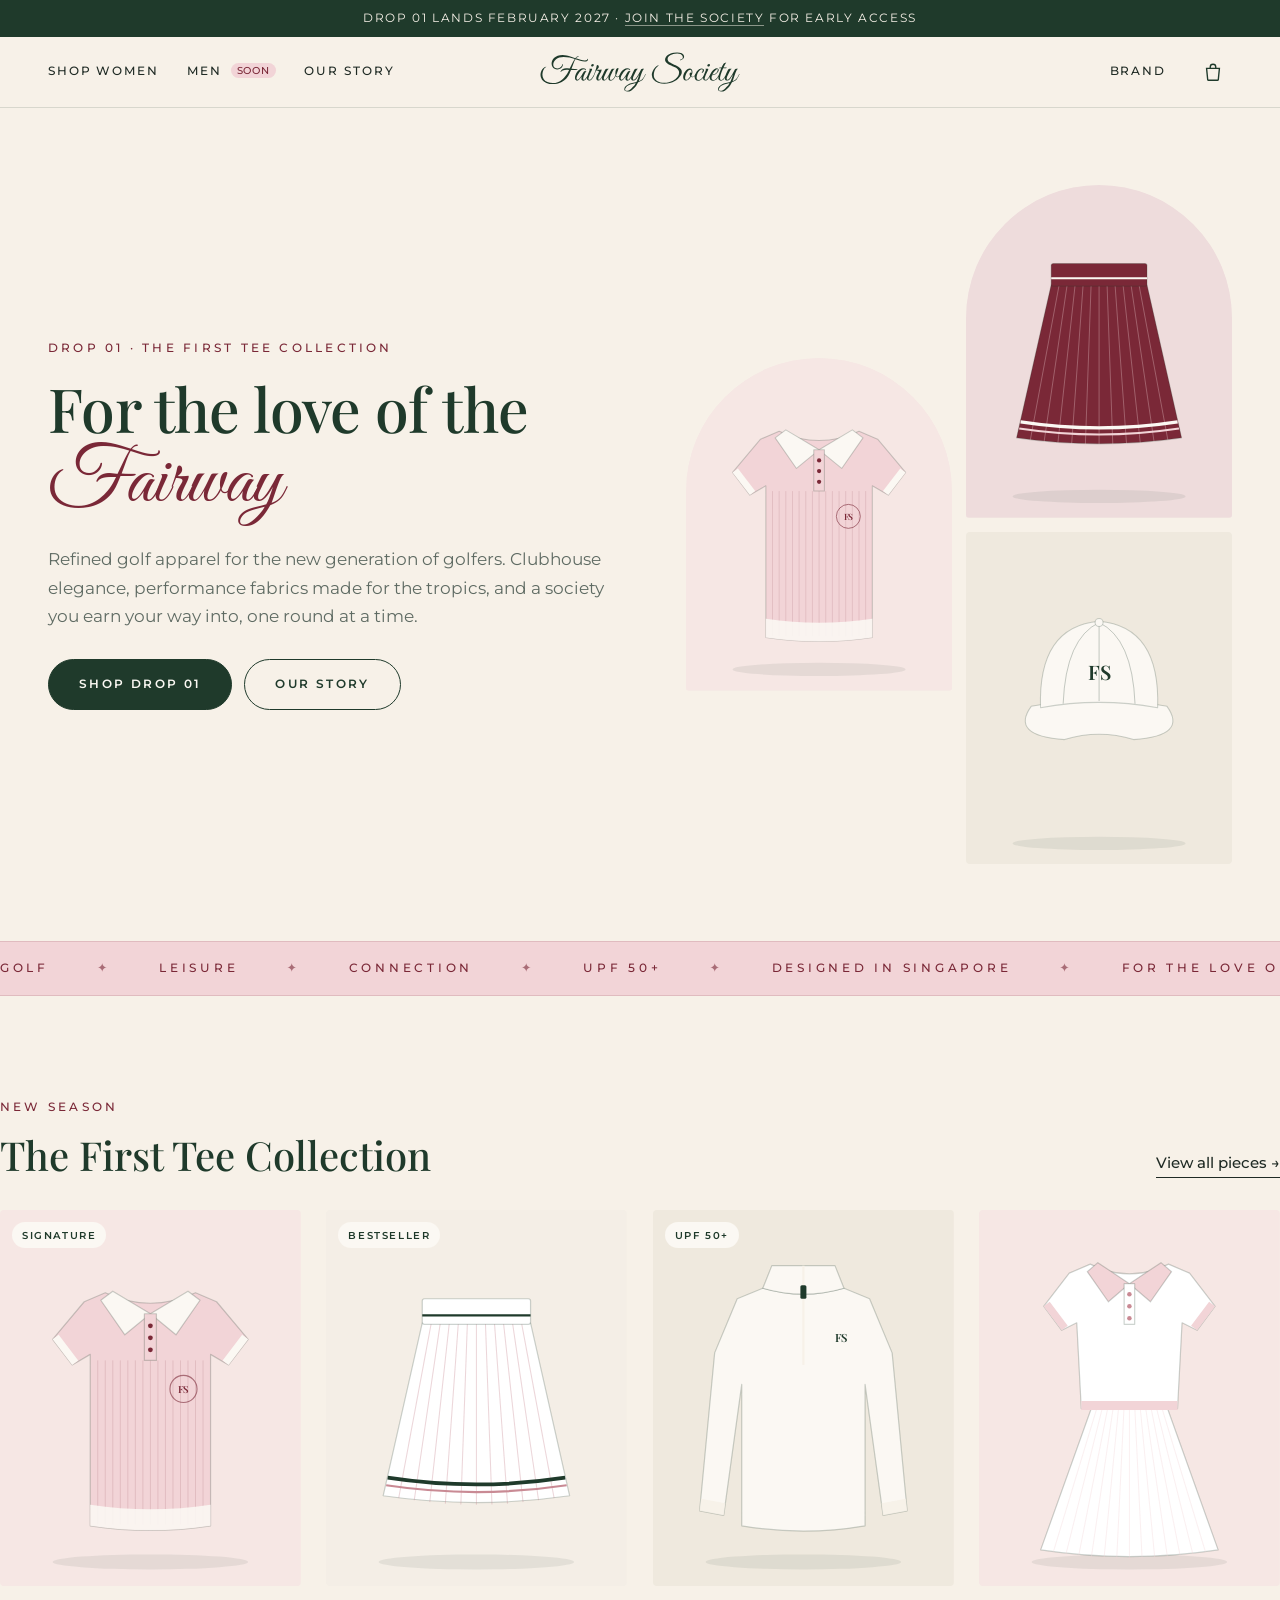
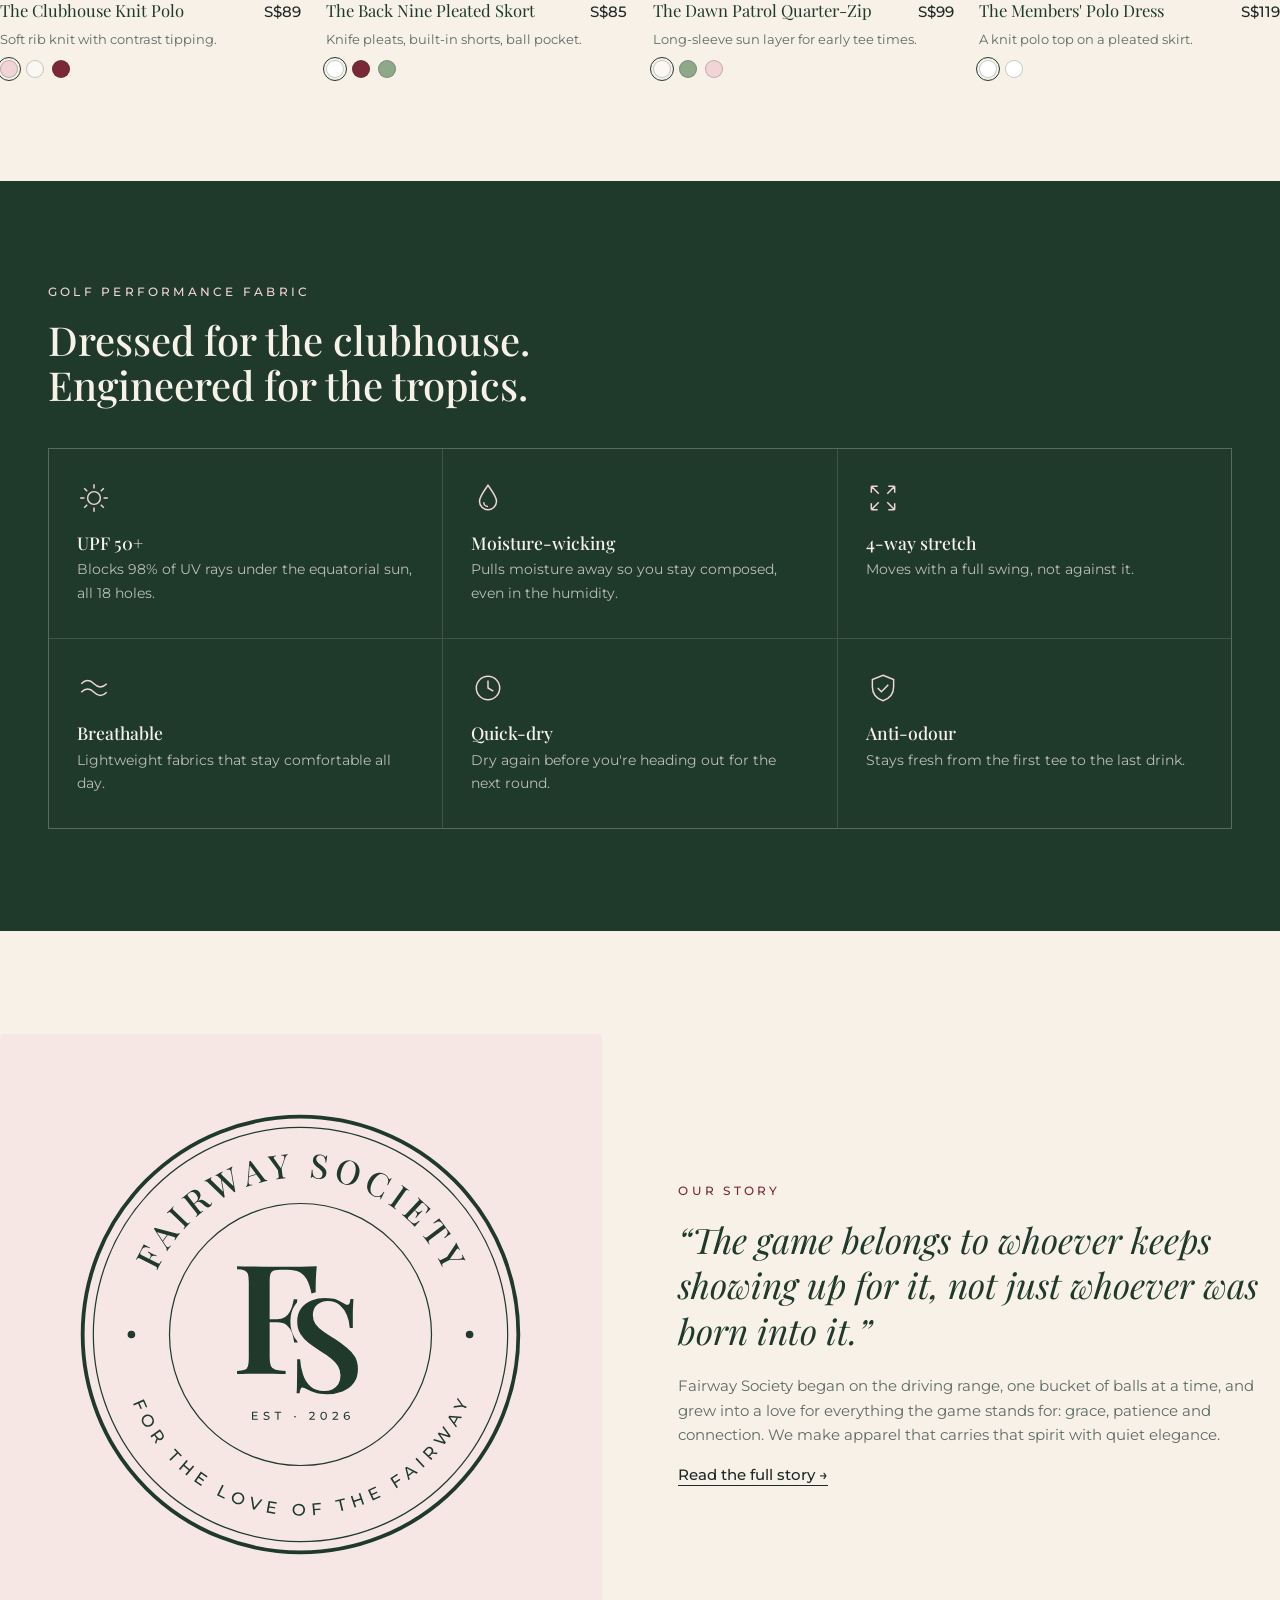
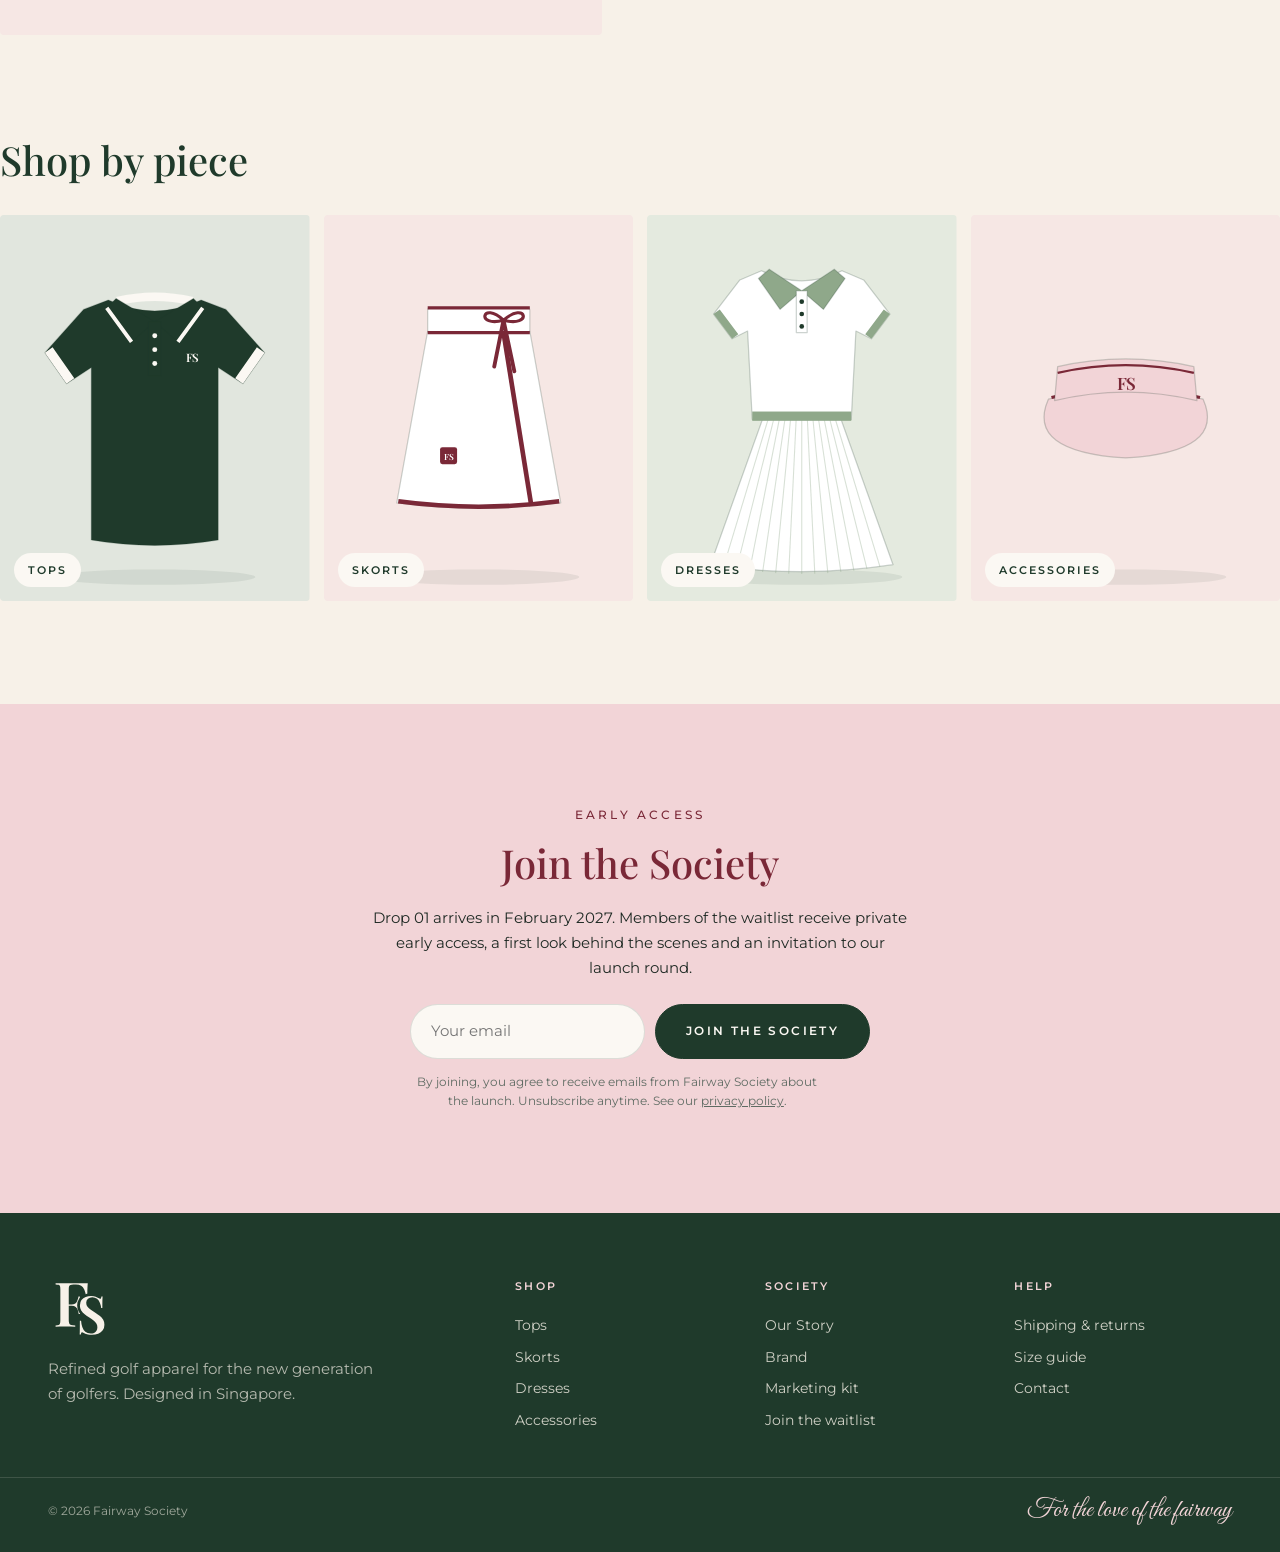
<file: index.html>
<!doctype html>
<html lang="en">
<head>
  <meta charset="utf-8">
  <meta name="viewport" content="width=device-width, initial-scale=1">
  <title>Fairway Society — Refined golf apparel, designed in Singapore</title>
  <meta name="description" content="Fairway Society makes refined golf apparel for the new generation of golfers. Designed in Singapore. Drop 01 arrives February 2027.">
  <link rel="icon" href="brand/favicon.svg" type="image/svg+xml">
  <link rel="preconnect" href="https://fonts.googleapis.com">
  <link rel="preconnect" href="https://fonts.gstatic.com" crossorigin>
  <link href="https://fonts.googleapis.com/css2?family=Great+Vibes&family=Montserrat:wght@400;500;600&family=Playfair+Display:ital,wght@0,500;0,600;1,500&display=swap" rel="stylesheet">
  <link rel="stylesheet" href="assets/css/styles.css">
</head>
<body data-page="home">
  <header id="site-header"></header>

  <main>
    <section class="wrap hero">
      <div>
        <p class="eyebrow">Drop 01 · The First Tee Collection</p>
        <h1>For the love of the <em>Fairway</em></h1>
        <p class="lede">Refined golf apparel for the new generation of golfers. Clubhouse elegance, performance fabrics made for the tropics, and a society you earn your way into, one round at a time.</p>
        <div class="hero-cta">
          <a class="btn" href="shop.html">Shop Drop 01</a>
          <a class="btn btn-ghost" href="story.html">Our Story</a>
        </div>
      </div>
      <div id="hero-art"></div>
    </section>

    <div class="marquee" aria-hidden="true">
      <div class="marquee-track">
        <span>Golf</span><span>Leisure</span><span>Connection</span><span>UPF 50+</span><span>Designed in Singapore</span><span>For the love of the fairway</span>
        <span>Golf</span><span>Leisure</span><span>Connection</span><span>UPF 50+</span><span>Designed in Singapore</span><span>For the love of the fairway</span>
      </div>
    </div>

    <section class="section wrap">
      <div class="section-head">
        <div>
          <p class="eyebrow">New season</p>
          <h2>The First Tee Collection</h2>
        </div>
        <a class="link" href="shop.html">View all pieces →</a>
      </div>
      <div class="grid" id="featured"></div>
    </section>

    <section class="section features">
      <div class="wrap">
        <p class="eyebrow">Golf performance fabric</p>
        <h2>Dressed for the clubhouse.<br>Engineered for the tropics.</h2>
        <div class="feature-grid">
          <div class="feature">
            <svg viewBox="0 0 32 32"><circle cx="16" cy="16" r="6"/><path d="M16 3v4M16 25v4M3 16h4M25 16h4M6.8 6.8l2.8 2.8M22.4 22.4l2.8 2.8M6.8 25.2l2.8-2.8M22.4 9.6l2.8-2.8"/></svg>
            <h3>UPF 50+</h3><p>Blocks 98% of UV rays under the equatorial sun, all 18 holes.</p>
          </div>
          <div class="feature">
            <svg viewBox="0 0 32 32"><path d="M16 4c5 7 8 11 8 15a8 8 0 0 1-16 0c0-4 3-8 8-15Z"/><path d="M12 20a4 4 0 0 0 4 4"/></svg>
            <h3>Moisture-wicking</h3><p>Pulls moisture away so you stay composed, even in the humidity.</p>
          </div>
          <div class="feature">
            <svg viewBox="0 0 32 32"><path d="M5 5l7 7M27 5l-7 7M5 27l7-7M27 27l-7-7M5 5h6M5 5v6M27 5h-6M27 5v6M5 27h6M5 27v-6M27 27h-6M27 27v-6"/></svg>
            <h3>4-way stretch</h3><p>Moves with a full swing, not against it.</p>
          </div>
          <div class="feature">
            <svg viewBox="0 0 32 32"><path d="M4 12c4-4 8-4 12 0s8 4 12 0M4 20c4-4 8-4 12 0s8 4 12 0"/></svg>
            <h3>Breathable</h3><p>Lightweight fabrics that stay comfortable all day.</p>
          </div>
          <div class="feature">
            <svg viewBox="0 0 32 32"><circle cx="16" cy="16" r="11"/><path d="M16 9v7l5 3"/></svg>
            <h3>Quick-dry</h3><p>Dry again before you're heading out for the next round.</p>
          </div>
          <div class="feature">
            <svg viewBox="0 0 32 32"><path d="M16 4l10 4v7c0 7-4.5 11-10 13-5.5-2-10-6-10-13V8Z"/><path d="M11 16l3.5 3.5L21 13"/></svg>
            <h3>Anti-odour</h3><p>Stays fresh from the first tee to the last drink.</p>
          </div>
        </div>
      </div>
    </section>

    <section class="section wrap">
      <div class="split">
        <div class="badge-panel"><img src="brand/badge-forest.svg" alt="Fairway Society badge: For the love of the fairway, est. 2026"></div>
        <div>
          <p class="eyebrow">Our story</p>
          <p class="quote">“The game belongs to whoever keeps showing up for it, not just whoever was born into it.”</p>
          <p class="muted">Fairway Society began on the driving range, one bucket of balls at a time, and grew into a love for everything the game stands for: grace, patience and connection. We make apparel that carries that spirit with quiet elegance.</p>
          <a class="link" href="story.html">Read the full story →</a>
        </div>
      </div>
    </section>

    <section class="section wrap" style="padding-top:0">
      <div class="section-head"><h2>Shop by piece</h2></div>
      <div class="tiles" id="tiles"></div>
    </section>

    <section class="section join" id="join">
      <div class="wrap">
        <p class="eyebrow">Early access</p>
        <h2>Join the Society</h2>
        <p>Drop 01 arrives in February 2027. Members of the waitlist receive private early access, a first look behind the scenes and an invitation to our launch round.</p>
        <div data-waitlist="home"></div>
      </div>
    </section>
  </main>

  <footer id="site-footer"></footer>

  <script src="assets/js/garments.js"></script>
  <script src="assets/js/products.js"></script>
  <script src="assets/js/app.js"></script>
  <script>
    document.addEventListener("DOMContentLoaded", () => {
      const tiles = [
        ["tops", "Tops", "starter-tipped-polo", 1],
        ["bottoms", "Skorts", "scorecard-wrap-skort", 1],
        ["dresses", "Dresses", "members-polo-dress", 1],
        ["accessories", "Accessories", "society-visor", 1],
      ];
      document.getElementById("tiles").innerHTML = tiles
        .map(([cat, label, id, c]) => {
          const p = getProduct(id);
          return `<a class="tile" href="shop.html?c=${cat}">${productImage(p, c)}<span>${label}</span></a>`;
        })
        .join("");
    });
  </script>
</body>
</html>
</file>
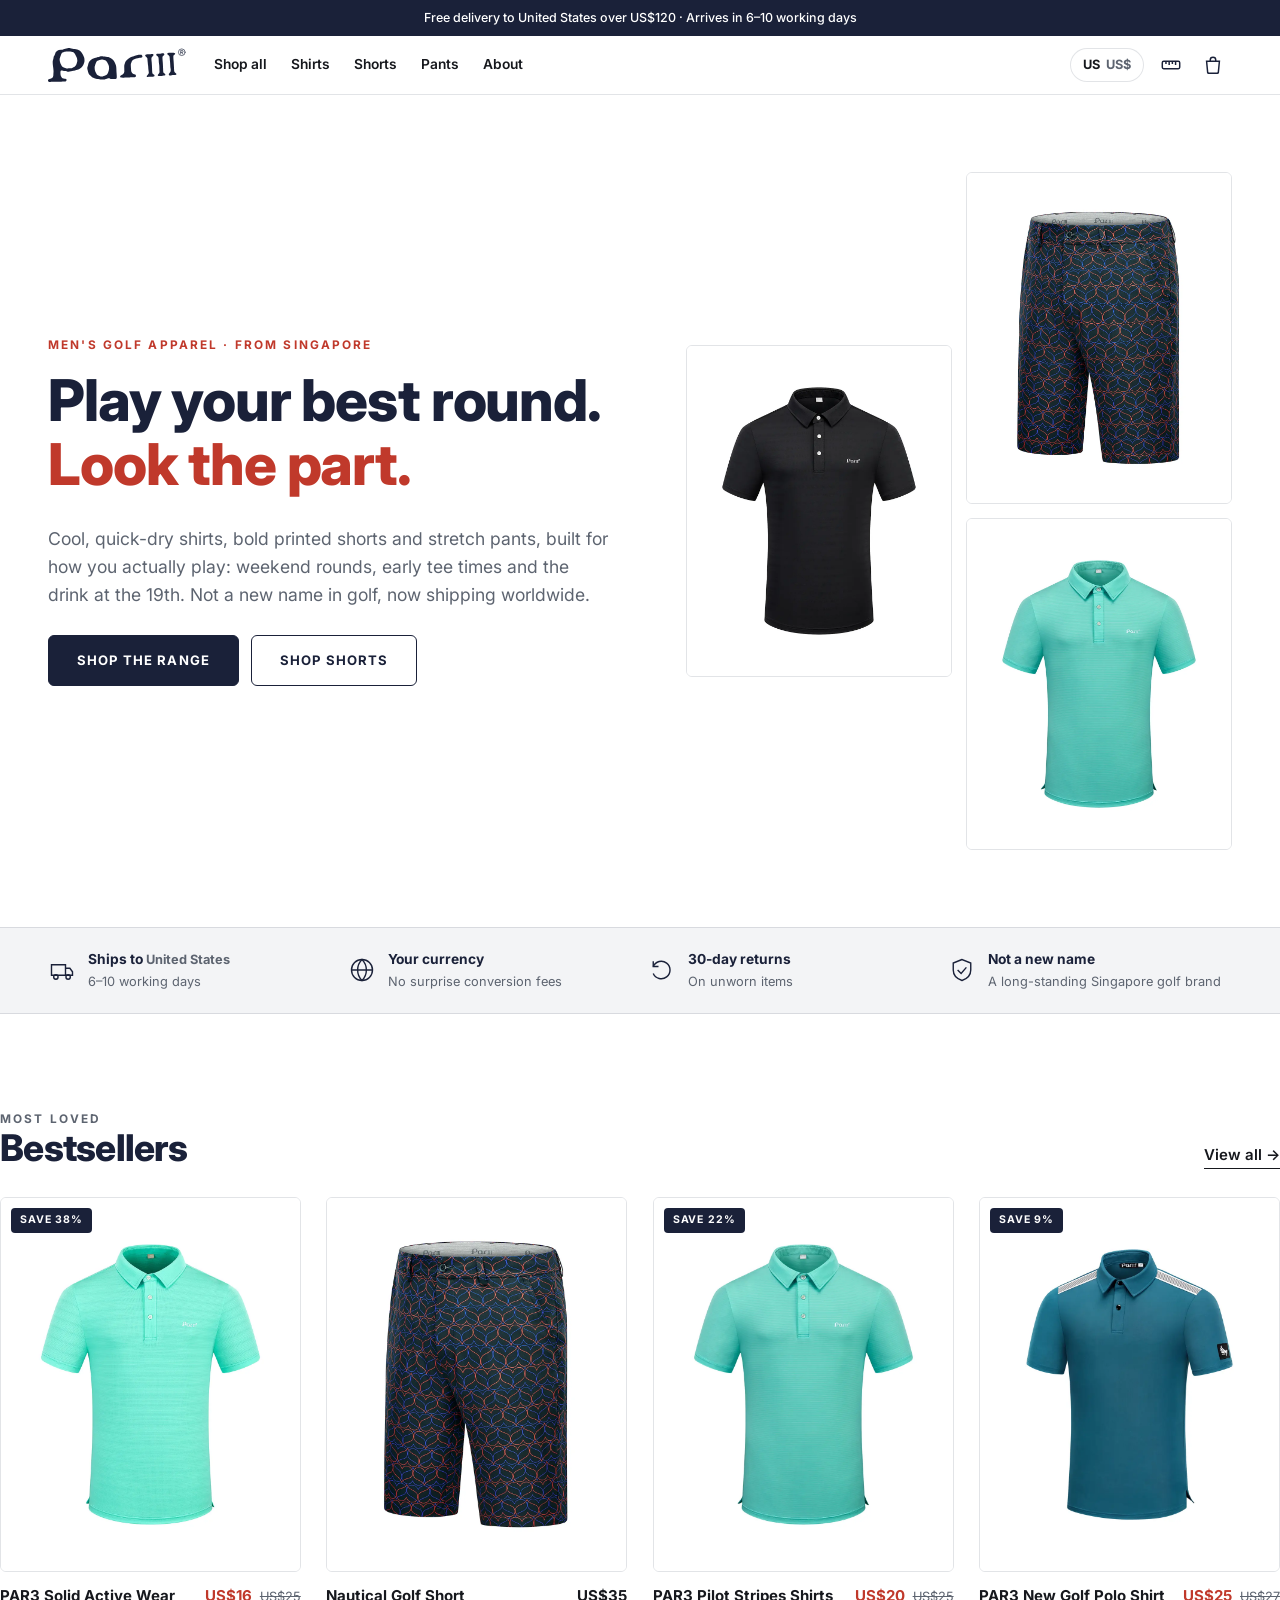
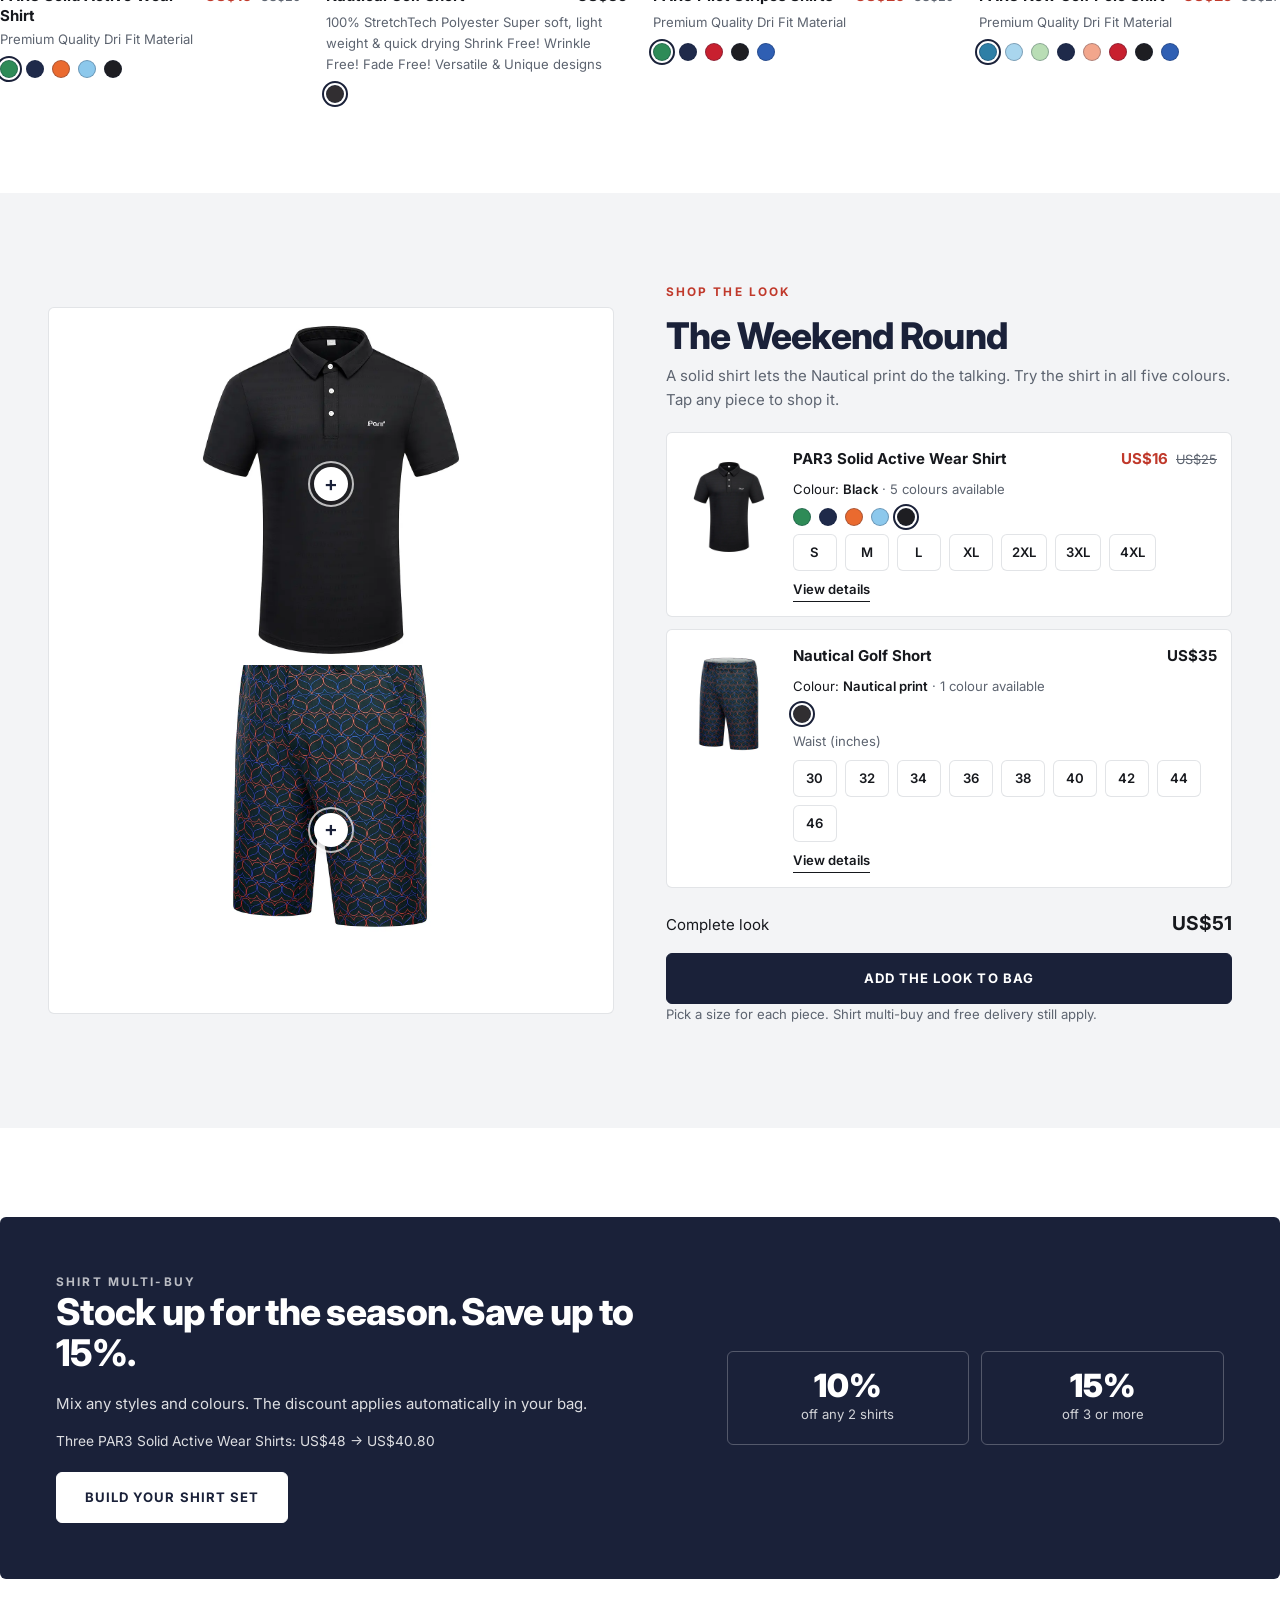
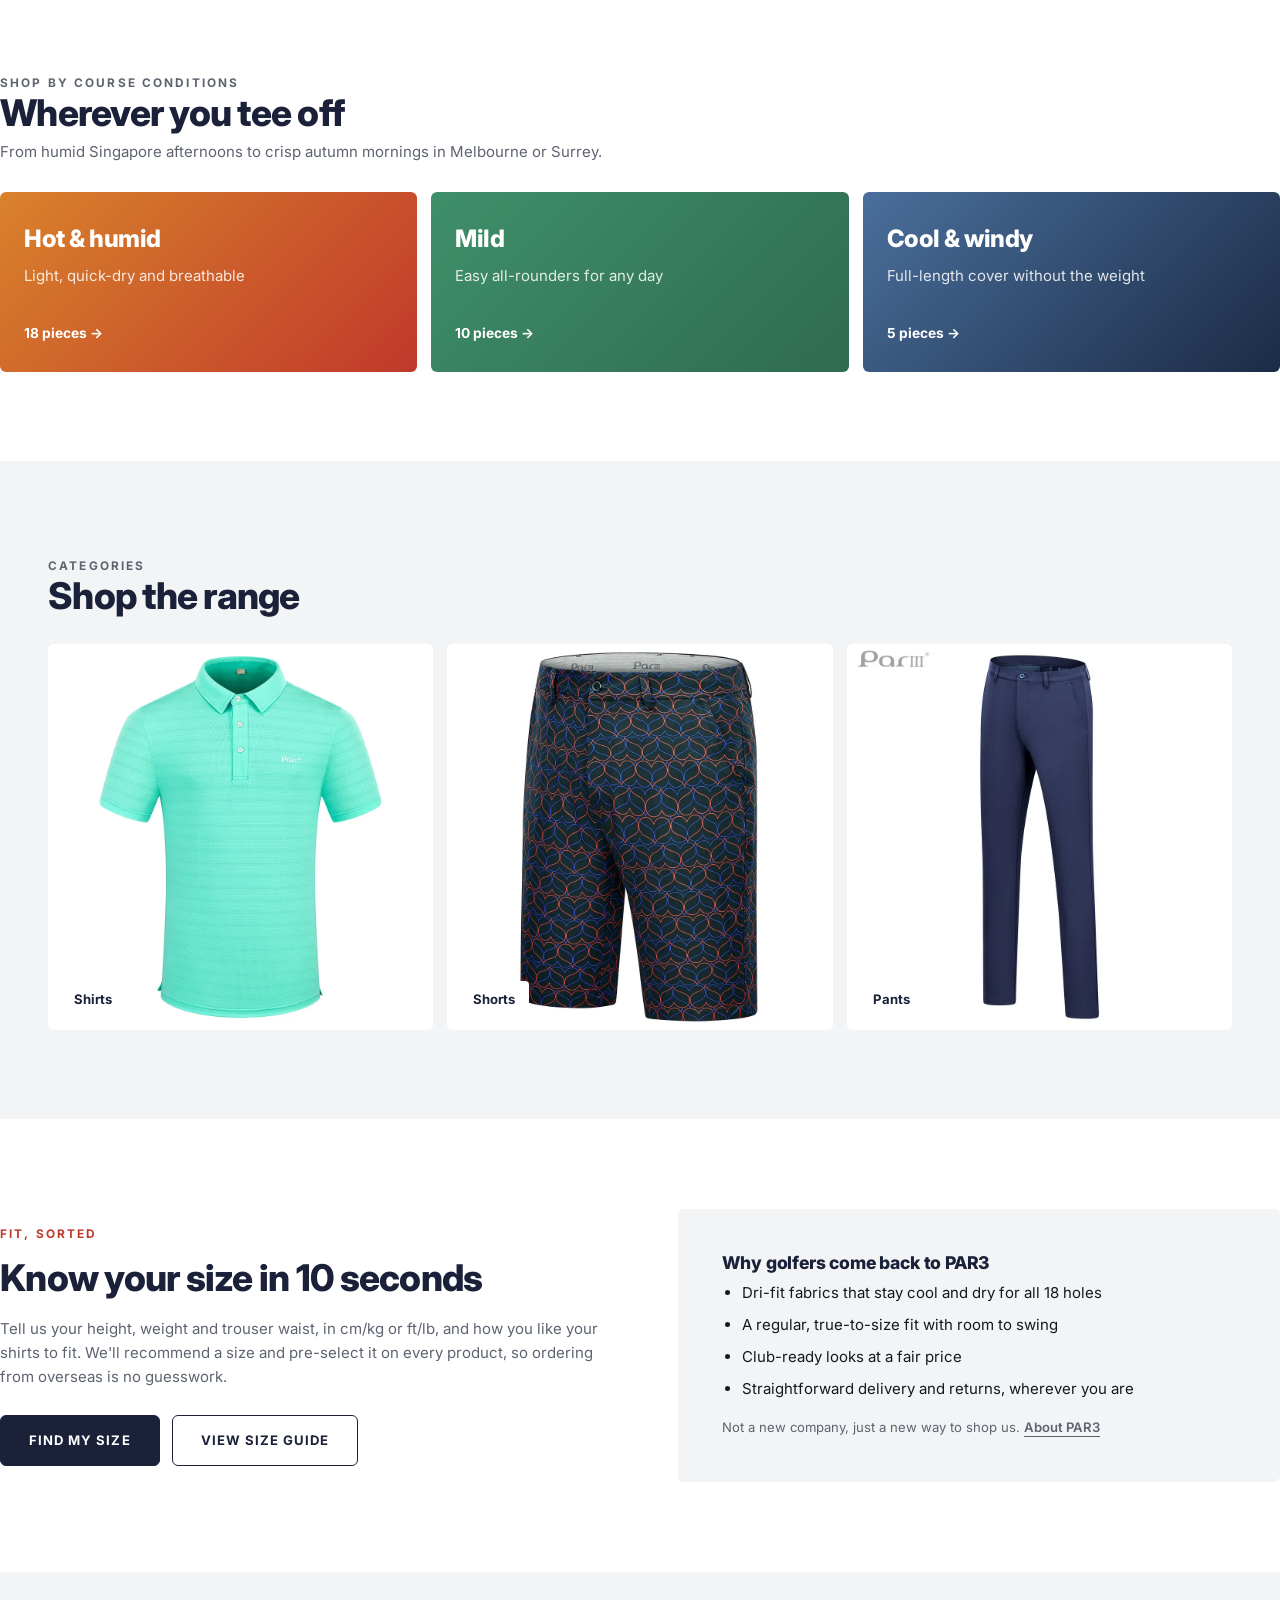
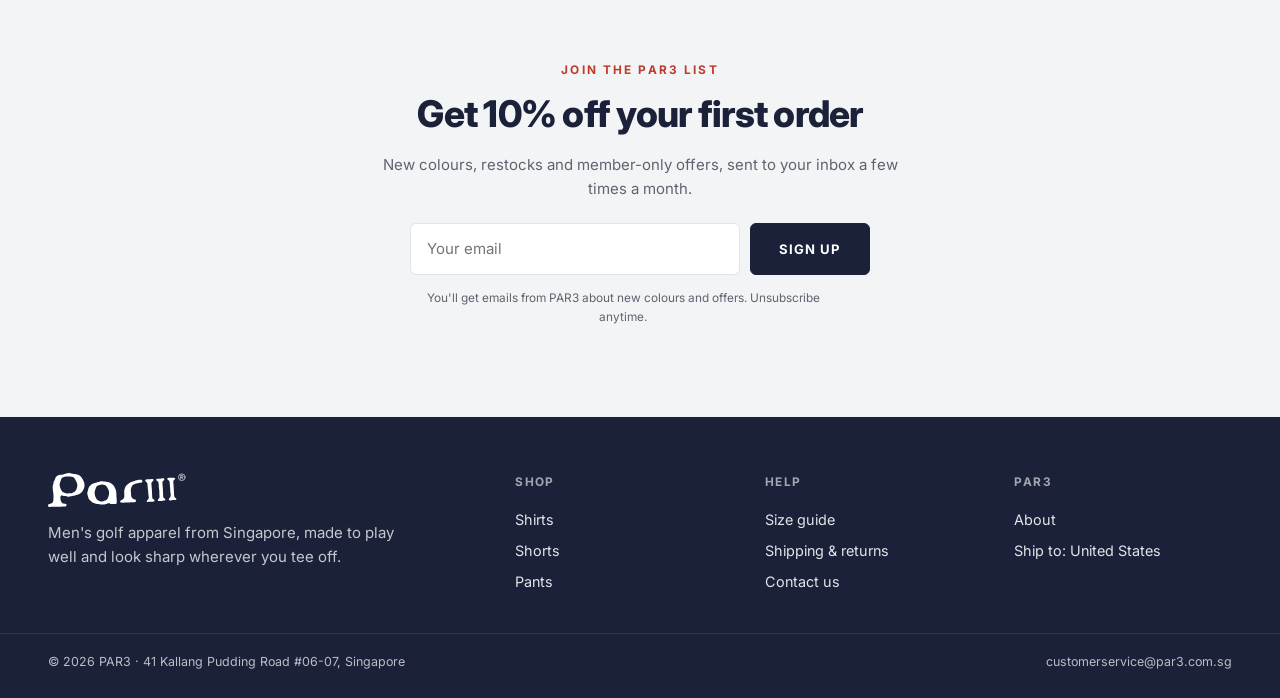
<file: par3/index.html>
<!doctype html>
<html lang="en">
<head>
  <meta charset="utf-8">
  <meta name="viewport" content="width=device-width, initial-scale=1">
  <title>PAR3 | Men's Golf Apparel, Shipped Worldwide</title>
  <meta name="description" content="PAR3 men's golf apparel from Singapore: dri-fit shirts, stretch shorts and pants for every course condition. Local prices and delivery to 16 countries.">
  <link rel="preconnect" href="https://fonts.googleapis.com">
  <link rel="preconnect" href="https://fonts.gstatic.com" crossorigin>
  <link href="https://fonts.googleapis.com/css2?family=Inter:wght@400;500;600;700;800;900&display=swap" rel="stylesheet">
  <link rel="stylesheet" href="assets/css/styles.css">
</head>
<body data-page="home">
  <header id="site-header"></header>

  <main>
    <section class="wrap hero">
      <div>
        <p class="eyebrow">Men's golf apparel · From Singapore</p>
        <h1>Play your best round. <em>Look the part.</em></h1>
        <p class="lede">Cool, quick-dry shirts, bold printed shorts and stretch pants, built for how you actually play: weekend rounds, early tee times and the drink at the 19th. Not a new name in golf, now shipping worldwide.</p>
        <div class="hero-cta">
          <a class="btn" href="shop.html">Shop the range</a>
          <a class="btn btn-ghost" href="shop.html?c=shorts">Shop shorts</a>
        </div>
      </div>
      <div id="hero-art"></div>
    </section>

    <section class="trust" aria-label="Why shop with PAR3">
      <div class="wrap trust-inner">
        <div class="trust-item">
          <svg viewBox="0 0 32 32"><path d="M4 10h16v12H4zM20 14h5l3 4v4h-8z"/><circle cx="9" cy="24" r="2.5"/><circle cx="23" cy="24" r="2.5"/></svg>
          <div><strong>Ships to <span data-ship-country>you</span></strong><span data-ship-days>Tracked delivery</span></div>
        </div>
        <div class="trust-item">
          <svg viewBox="0 0 32 32"><circle cx="16" cy="16" r="12"/><path d="M4 16h24M16 4c4 4 5 8 5 12s-1 8-5 12c-4-4-5-8-5-12s1-8 5-12Z"/></svg>
          <div><strong>Your currency</strong><span>No surprise conversion fees</span></div>
        </div>
        <div class="trust-item">
          <svg viewBox="0 0 32 32"><path d="M6 12a10 10 0 1 1 0 8"/><path d="M6 6v6h6"/></svg>
          <div><strong>30-day returns</strong><span>On unworn items</span></div>
        </div>
        <div class="trust-item">
          <svg viewBox="0 0 32 32"><path d="M16 4 6 8v8c0 6 4 10 10 12 6-2 10-6 10-12V8Z"/><path d="m11 16 4 4 6-7"/></svg>
          <div><strong>Not a new name</strong><span>A long-standing Singapore golf brand</span></div>
        </div>
      </div>
    </section>

    <section class="section wrap">
      <div class="section-head">
        <div>
          <p class="eyebrow">Most loved</p>
          <h2>Bestsellers</h2>
        </div>
        <a class="link" href="shop.html">View all →</a>
      </div>
      <div class="grid" id="featured"></div>
    </section>

    <section class="section tint">
      <div class="wrap" id="look"></div>
    </section>

    <section class="section wrap">
      <div class="promo">
        <div>
          <p class="eyebrow" style="color:inherit;opacity:.7">Shirt multi-buy</p>
          <h2>Stock up for the season. Save up to 15%.</h2>
          <p>Mix any styles and colours. The discount applies automatically in your bag.</p>
          <p class="promo-example" id="mb-example"></p>
          <a class="btn btn-light" href="shop.html?c=shirts">Build your shirt set</a>
        </div>
        <div class="promo-tiers">
          <div><strong>10%</strong><span>off any 2 shirts</span></div>
          <div><strong>15%</strong><span>off 3 or more</span></div>
        </div>
      </div>
    </section>

    <section class="section wrap" style="padding-top:0">
      <div class="section-head">
        <div>
          <p class="eyebrow">Shop by course conditions</p>
          <h2>Wherever you tee off</h2>
          <p>From humid Singapore afternoons to crisp autumn mornings in Melbourne or Surrey.</p>
        </div>
      </div>
      <div class="conds" id="conditions"></div>
    </section>

    <section class="section tint">
      <div class="wrap">
        <div class="section-head">
          <div>
            <p class="eyebrow">Categories</p>
            <h2>Shop the range</h2>
          </div>
        </div>
        <div class="tiles" id="cats"></div>
      </div>
    </section>

    <section class="section wrap">
      <div class="split">
        <div>
          <p class="eyebrow">Fit, sorted</p>
          <h2>Know your size in 10 seconds</h2>
          <p class="muted">Tell us your height, weight and trouser waist, in cm/kg or ft/lb, and how you like your shirts to fit. We'll recommend a size and pre-select it on every product, so ordering from overseas is no guesswork.</p>
          <div class="hero-cta">
            <button class="btn" data-sizefinder>Find my size</button>
            <button class="btn btn-ghost" data-sizeguide>View size guide</button>
          </div>
        </div>
        <div class="panel">
          <h3>Why golfers come back to PAR3</h3>
          <ul>
            <li>Dri-fit fabrics that stay cool and dry for all 18 holes</li>
            <li>A regular, true-to-size fit with room to swing</li>
            <li>Club-ready looks at a fair price</li>
            <li>Straightforward delivery and returns, wherever you are</li>
          </ul>
          <p class="muted small" style="margin:16px 0 0">Not a new company, just a new way to shop us. <a class="link" href="about.html">About PAR3</a></p>
        </div>
      </div>
    </section>

    <section class="section join" id="join">
      <div class="wrap">
        <p class="eyebrow">Join the PAR3 list</p>
        <h2>Get <span data-offer>a welcome offer</span></h2>
        <p class="muted">New colours, restocks and member-only offers, sent to your inbox a few times a month.</p>
        <div data-signup="home"></div>
      </div>
    </section>
  </main>

  <footer id="site-footer"></footer>

  <script src="assets/js/config.js"></script>
  <script src="assets/js/catalog.js"></script>
  <script src="assets/js/products.js"></script>
  <script src="assets/js/app.js"></script>
</body>
</html>
</file>
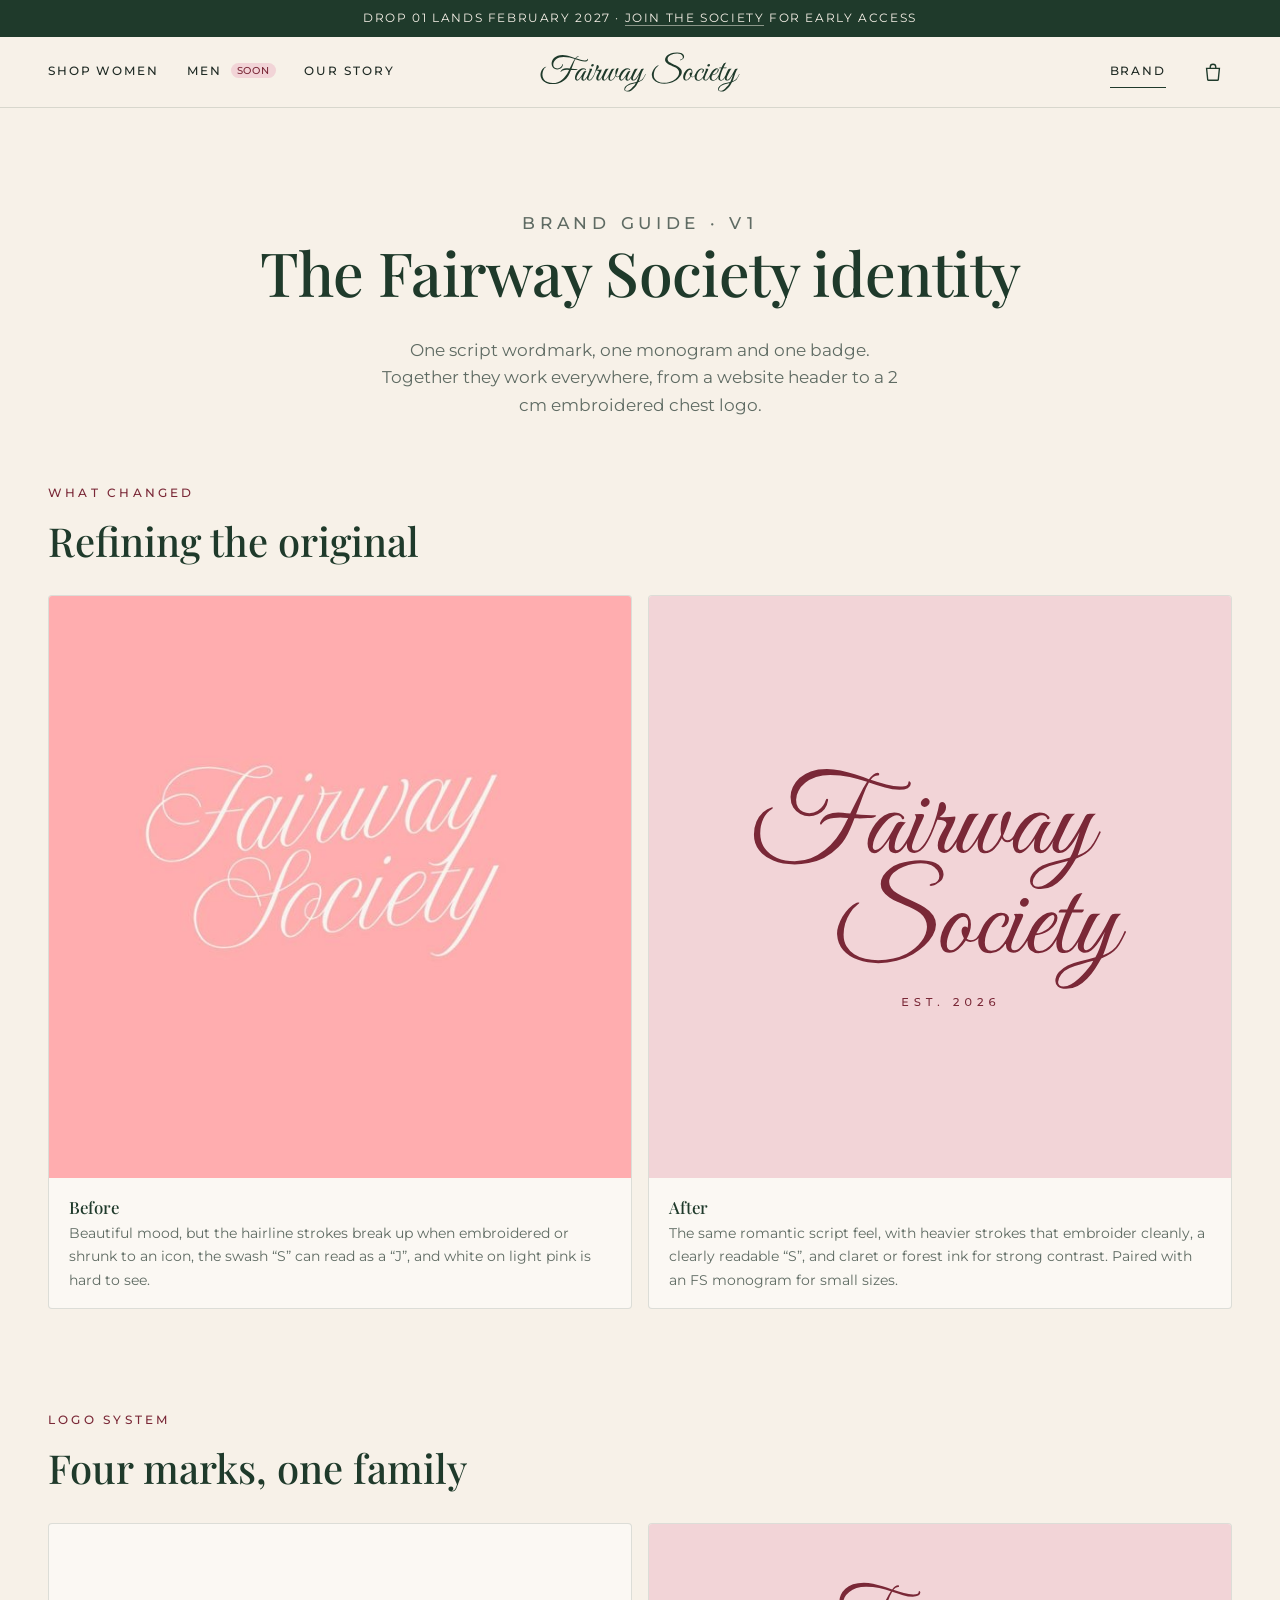
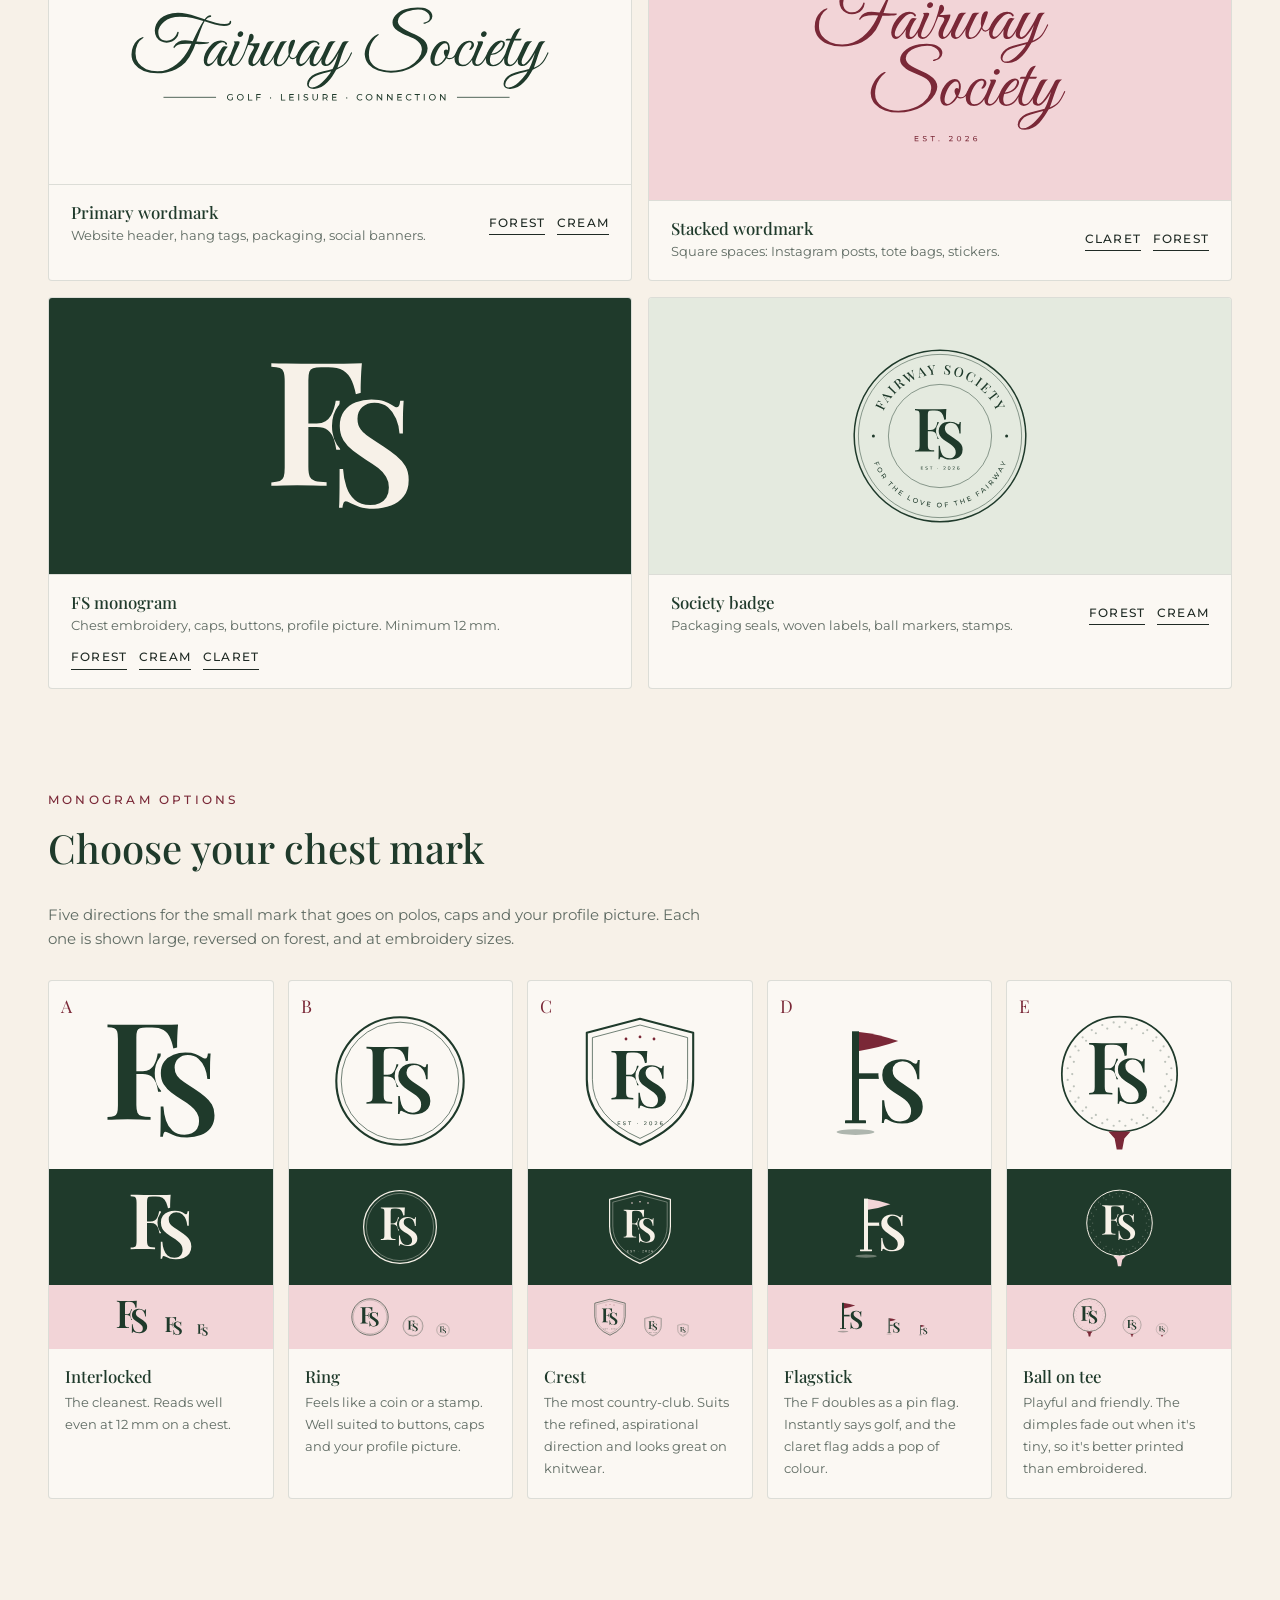
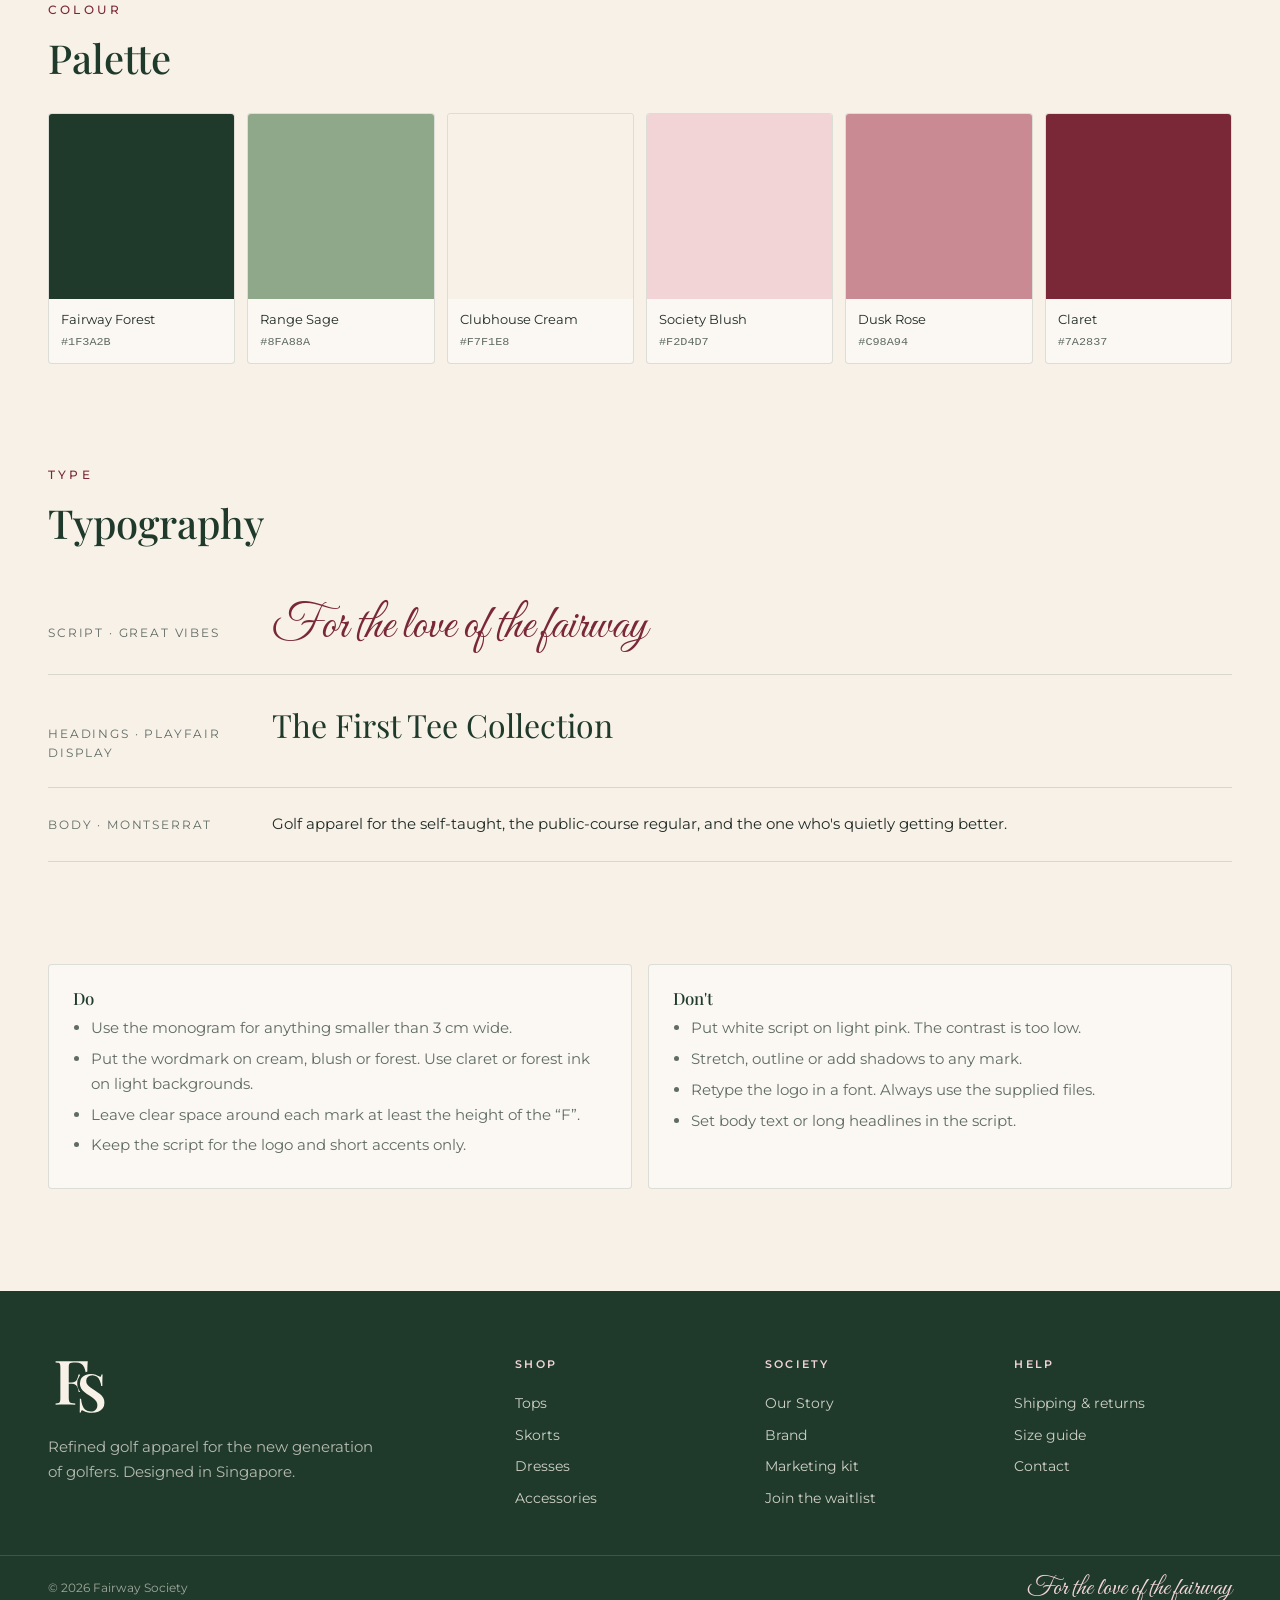
<file: brand.html>
<!doctype html>
<html lang="en">
<head>
  <meta charset="utf-8">
  <meta name="viewport" content="width=device-width, initial-scale=1">
  <title>Brand — Fairway Society</title>
  <meta name="description" content="The Fairway Society logo system, colour palette and type.">
  <link rel="icon" href="brand/favicon.svg" type="image/svg+xml">
  <link rel="preconnect" href="https://fonts.googleapis.com">
  <link rel="preconnect" href="https://fonts.gstatic.com" crossorigin>
  <link href="https://fonts.googleapis.com/css2?family=Great+Vibes&family=Montserrat:wght@400;500;600&family=Playfair+Display:ital,wght@0,500;0,600;1,500&display=swap" rel="stylesheet">
  <link rel="stylesheet" href="assets/css/styles.css">
</head>
<body data-page="brand">
  <header id="site-header"></header>

  <main class="wrap">
    <section class="story-hero">
      <p class="eyebrow">Brand guide · v1</p>
      <h1>The Fairway Society identity</h1>
      <p>One script wordmark, one monogram and one badge. Together they work everywhere, from a website header to a 2 cm embroidered chest logo.</p>
    </section>

    <section class="section" style="padding-top:0">
      <div class="section-head"><div><p class="eyebrow">What changed</p><h2>Refining the original</h2></div></div>
      <div class="compare">
        <figure>
          <img src="brand/original-logo.jpg" alt="Original Fairway Society logo: thin white script on pink">
          <figcaption><strong>Before</strong>Beautiful mood, but the hairline strokes break up when embroidered or shrunk to an icon, the swash “S” can read as a “J”, and white on light pink is hard to see.</figcaption>
        </figure>
        <figure>
          <div class="logo-stage" style="background:var(--blush);aspect-ratio:1;min-height:0"><img src="brand/stacked-claret.svg" alt="Refined stacked Fairway Society wordmark in claret" style="max-height:none;width:78%"></div>
          <figcaption><strong>After</strong>The same romantic script feel, with heavier strokes that embroider cleanly, a clearly readable “S”, and claret or forest ink for strong contrast. Paired with an FS monogram for small sizes.</figcaption>
        </figure>
      </div>
    </section>

    <section class="section" style="padding-top:0">
      <div class="section-head"><div><p class="eyebrow">Logo system</p><h2>Four marks, one family</h2></div></div>
      <div class="logo-grid">
        <div class="logo-card">
          <div class="logo-stage wide"><img src="brand/wordmark-forest.svg" alt="Primary wordmark"></div>
          <div class="logo-meta"><div><h3>Primary wordmark</h3><p>Website header, hang tags, packaging, social banners.</p></div>
            <div class="dl"><a class="link" href="brand/wordmark-forest.svg" download>Forest</a><a class="link" href="brand/wordmark-cream.svg" download>Cream</a></div></div>
        </div>
        <div class="logo-card">
          <div class="logo-stage" style="background:var(--blush)"><img src="brand/stacked-claret.svg" alt="Stacked wordmark"></div>
          <div class="logo-meta"><div><h3>Stacked wordmark</h3><p>Square spaces: Instagram posts, tote bags, stickers.</p></div>
            <div class="dl"><a class="link" href="brand/stacked-claret.svg" download>Claret</a><a class="link" href="brand/stacked-forest.svg" download>Forest</a></div></div>
        </div>
        <div class="logo-card">
          <div class="logo-stage" style="background:var(--forest)"><img src="brand/monogram-cream.svg" alt="FS monogram"></div>
          <div class="logo-meta"><div><h3>FS monogram</h3><p>Chest embroidery, caps, buttons, profile picture. Minimum 12 mm.</p></div>
            <div class="dl"><a class="link" href="brand/monogram-forest.svg" download>Forest</a><a class="link" href="brand/monogram-cream.svg" download>Cream</a><a class="link" href="brand/monogram-claret.svg" download>Claret</a></div></div>
        </div>
        <div class="logo-card">
          <div class="logo-stage" style="background:var(--sage-soft)"><img src="brand/badge-forest.svg" alt="Circular badge"></div>
          <div class="logo-meta"><div><h3>Society badge</h3><p>Packaging seals, woven labels, ball markers, stamps.</p></div>
            <div class="dl"><a class="link" href="brand/badge-forest.svg" download>Forest</a><a class="link" href="brand/badge-cream.svg" download>Cream</a></div></div>
        </div>
      </div>
    </section>

    <section class="section" style="padding-top:0">
      <div class="section-head"><div><p class="eyebrow">Monogram options</p><h2>Choose your chest mark</h2></div></div>
      <p class="muted" style="max-width:44em;margin-bottom:28px">Five directions for the small mark that goes on polos, caps and your profile picture. Each one is shown large, reversed on forest, and at embroidery sizes.</p>
      <div class="mono-grid">
        <figure class="mono"><span class="mono-letter">A</span>
          <div class="mono-stage"><img src="brand/monogram-forest.svg" alt="Option A: interlocked FS"></div>
          <div class="mono-dark"><img src="brand/monogram-cream.svg" alt=""></div>
          <div class="mono-small"><img src="brand/monogram-forest.svg" alt="" style="height:40px"><img src="brand/monogram-forest.svg" alt="" style="height:22px"><img src="brand/monogram-forest.svg" alt="" style="height:14px"></div>
          <figcaption><strong>Interlocked</strong>The cleanest. Reads well even at 12 mm on a chest.</figcaption></figure>
        <figure class="mono"><span class="mono-letter">B</span>
          <div class="mono-stage"><img src="brand/monogram-ring-forest.svg" alt="Option B: FS in a double ring"></div>
          <div class="mono-dark"><img src="brand/monogram-ring-cream.svg" alt=""></div>
          <div class="mono-small"><img src="brand/monogram-ring-forest.svg" alt="" style="height:40px"><img src="brand/monogram-ring-forest.svg" alt="" style="height:22px"><img src="brand/monogram-ring-forest.svg" alt="" style="height:14px"></div>
          <figcaption><strong>Ring</strong>Feels like a coin or a stamp. Well suited to buttons, caps and your profile picture.</figcaption></figure>
        <figure class="mono"><span class="mono-letter">C</span>
          <div class="mono-stage"><img src="brand/monogram-crest-forest.svg" alt="Option C: FS in a shield crest"></div>
          <div class="mono-dark"><img src="brand/monogram-crest-cream.svg" alt=""></div>
          <div class="mono-small"><img src="brand/monogram-crest-forest.svg" alt="" style="height:40px"><img src="brand/monogram-crest-forest.svg" alt="" style="height:22px"><img src="brand/monogram-crest-forest.svg" alt="" style="height:14px"></div>
          <figcaption><strong>Crest</strong>The most country-club. Suits the refined, aspirational direction and looks great on knitwear.</figcaption></figure>
        <figure class="mono"><span class="mono-letter">D</span>
          <div class="mono-stage"><img src="brand/monogram-flag-forest.svg" alt="Option D: the F drawn as a golf flagstick"></div>
          <div class="mono-dark"><img src="brand/monogram-flag-cream.svg" alt=""></div>
          <div class="mono-small"><img src="brand/monogram-flag-forest.svg" alt="" style="height:40px"><img src="brand/monogram-flag-forest.svg" alt="" style="height:22px"><img src="brand/monogram-flag-forest.svg" alt="" style="height:14px"></div>
          <figcaption><strong>Flagstick</strong>The F doubles as a pin flag. Instantly says golf, and the claret flag adds a pop of colour.</figcaption></figure>
        <figure class="mono"><span class="mono-letter">E</span>
          <div class="mono-stage"><img src="brand/monogram-tee-forest.svg" alt="Option E: FS on a golf ball sitting on a tee"></div>
          <div class="mono-dark"><img src="brand/monogram-tee-cream.svg" alt=""></div>
          <div class="mono-small"><img src="brand/monogram-tee-forest.svg" alt="" style="height:40px"><img src="brand/monogram-tee-forest.svg" alt="" style="height:22px"><img src="brand/monogram-tee-forest.svg" alt="" style="height:14px"></div>
          <figcaption><strong>Ball on tee</strong>Playful and friendly. The dimples fade out when it's tiny, so it's better printed than embroidered.</figcaption></figure>
      </div>
    </section>

    <section class="section" style="padding-top:0">
      <div class="section-head"><div><p class="eyebrow">Colour</p><h2>Palette</h2></div></div>
      <div class="palette">
        <div class="chip-color"><div style="background:#1F3A2B"></div><p>Fairway Forest<br><code>#1F3A2B</code></p></div>
        <div class="chip-color"><div style="background:#8FA88A"></div><p>Range Sage<br><code>#8FA88A</code></p></div>
        <div class="chip-color"><div style="background:#F7F1E8"></div><p>Clubhouse Cream<br><code>#F7F1E8</code></p></div>
        <div class="chip-color"><div style="background:#F2D4D7"></div><p>Society Blush<br><code>#F2D4D7</code></p></div>
        <div class="chip-color"><div style="background:#C98A94"></div><p>Dusk Rose<br><code>#C98A94</code></p></div>
        <div class="chip-color"><div style="background:#7A2837"></div><p>Claret<br><code>#7A2837</code></p></div>
      </div>
    </section>

    <section class="section" style="padding-top:0">
      <div class="section-head"><div><p class="eyebrow">Type</p><h2>Typography</h2></div></div>
      <div class="type-row"><span class="label">Script · Great Vibes</span><span class="script" style="font-size:3rem">For the love of the fairway</span></div>
      <div class="type-row"><span class="label">Headings · Playfair Display</span><span style="font-family:var(--serif);font-size:2rem;color:var(--forest)">The First Tee Collection</span></div>
      <div class="type-row"><span class="label">Body · Montserrat</span><span>Golf apparel for the self-taught, the public-course regular, and the one who's quietly getting better.</span></div>
    </section>

    <section class="section" style="padding-top:0">
      <div class="rules">
        <div class="rule-card"><h3>Do</h3><ul>
          <li>Use the monogram for anything smaller than 3 cm wide.</li>
          <li>Put the wordmark on cream, blush or forest. Use claret or forest ink on light backgrounds.</li>
          <li>Leave clear space around each mark at least the height of the “F”.</li>
          <li>Keep the script for the logo and short accents only.</li>
        </ul></div>
        <div class="rule-card"><h3>Don't</h3><ul>
          <li>Put white script on light pink. The contrast is too low.</li>
          <li>Stretch, outline or add shadows to any mark.</li>
          <li>Retype the logo in a font. Always use the supplied files.</li>
          <li>Set body text or long headlines in the script.</li>
        </ul></div>
      </div>
    </section>
  </main>

  <footer id="site-footer"></footer>

  <script src="assets/js/garments.js"></script>
  <script src="assets/js/products.js"></script>
  <script src="assets/js/app.js"></script>
</body>
</html>
</file>
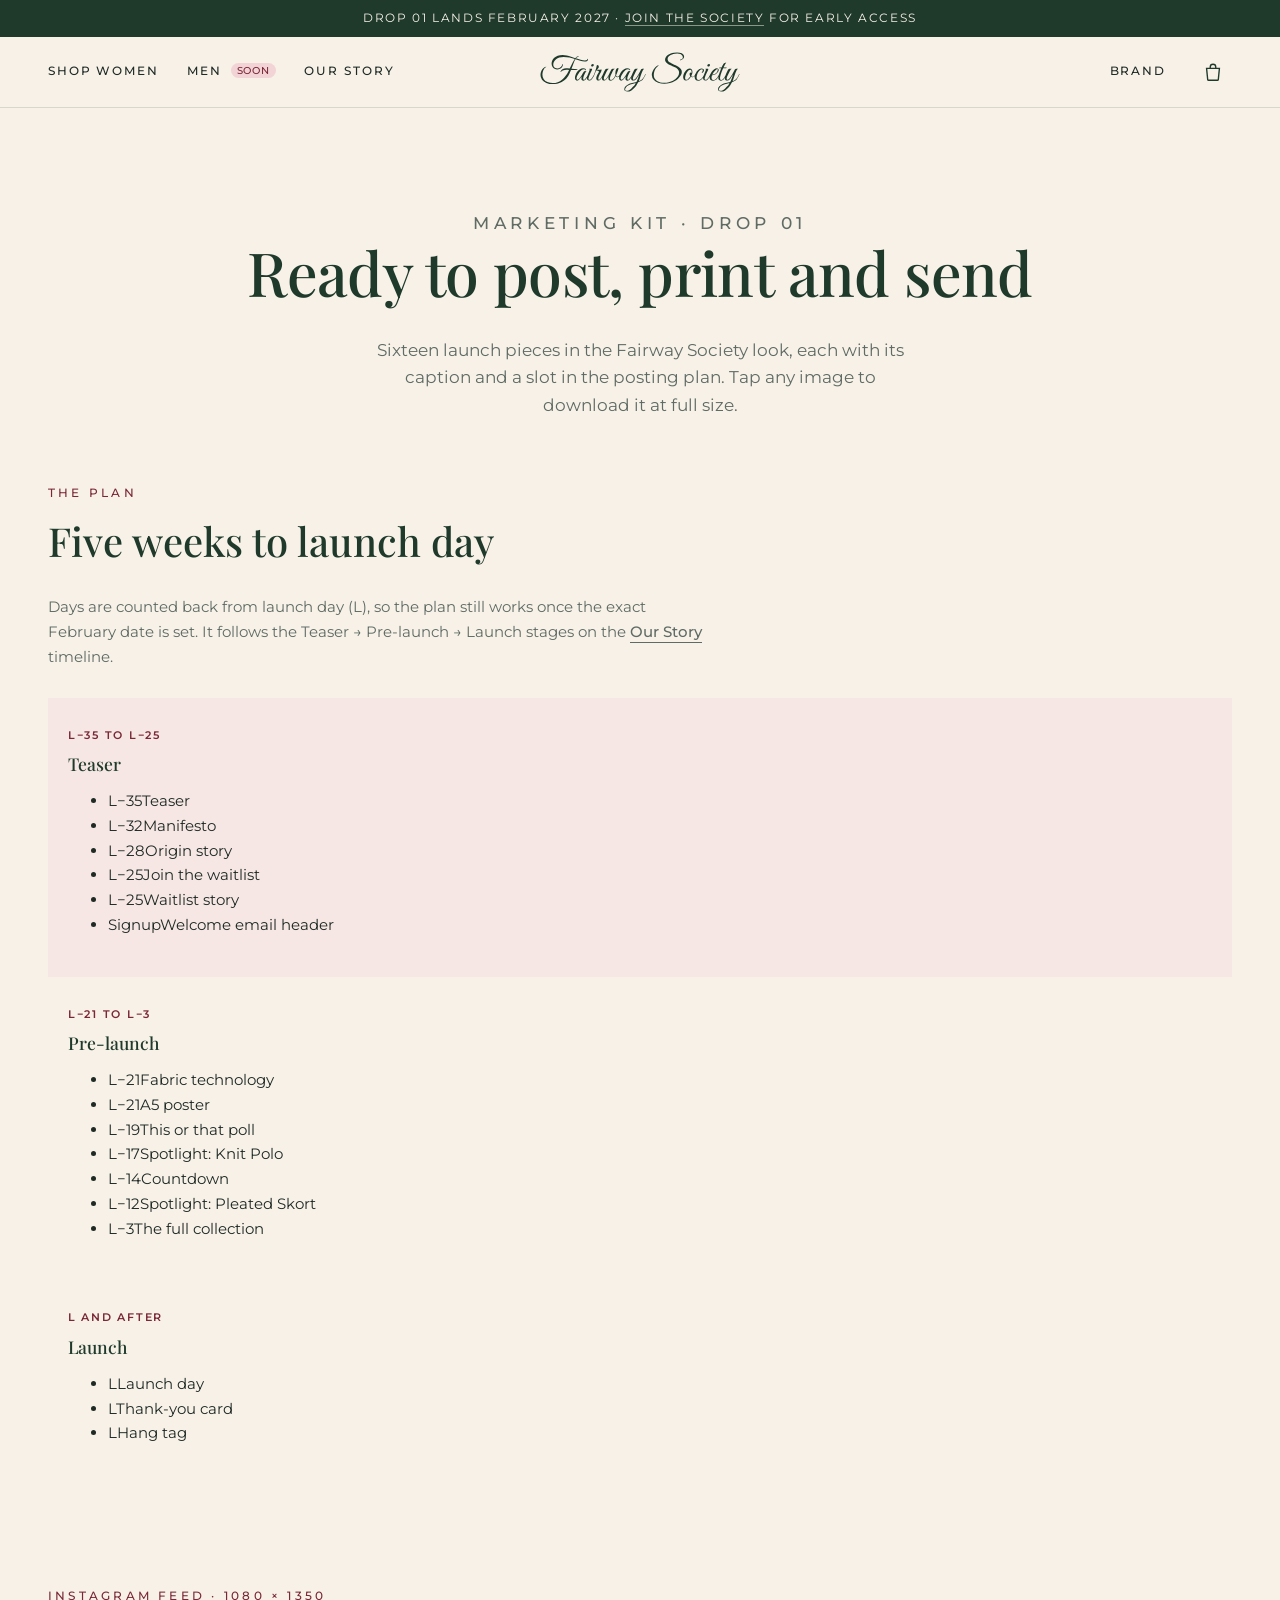
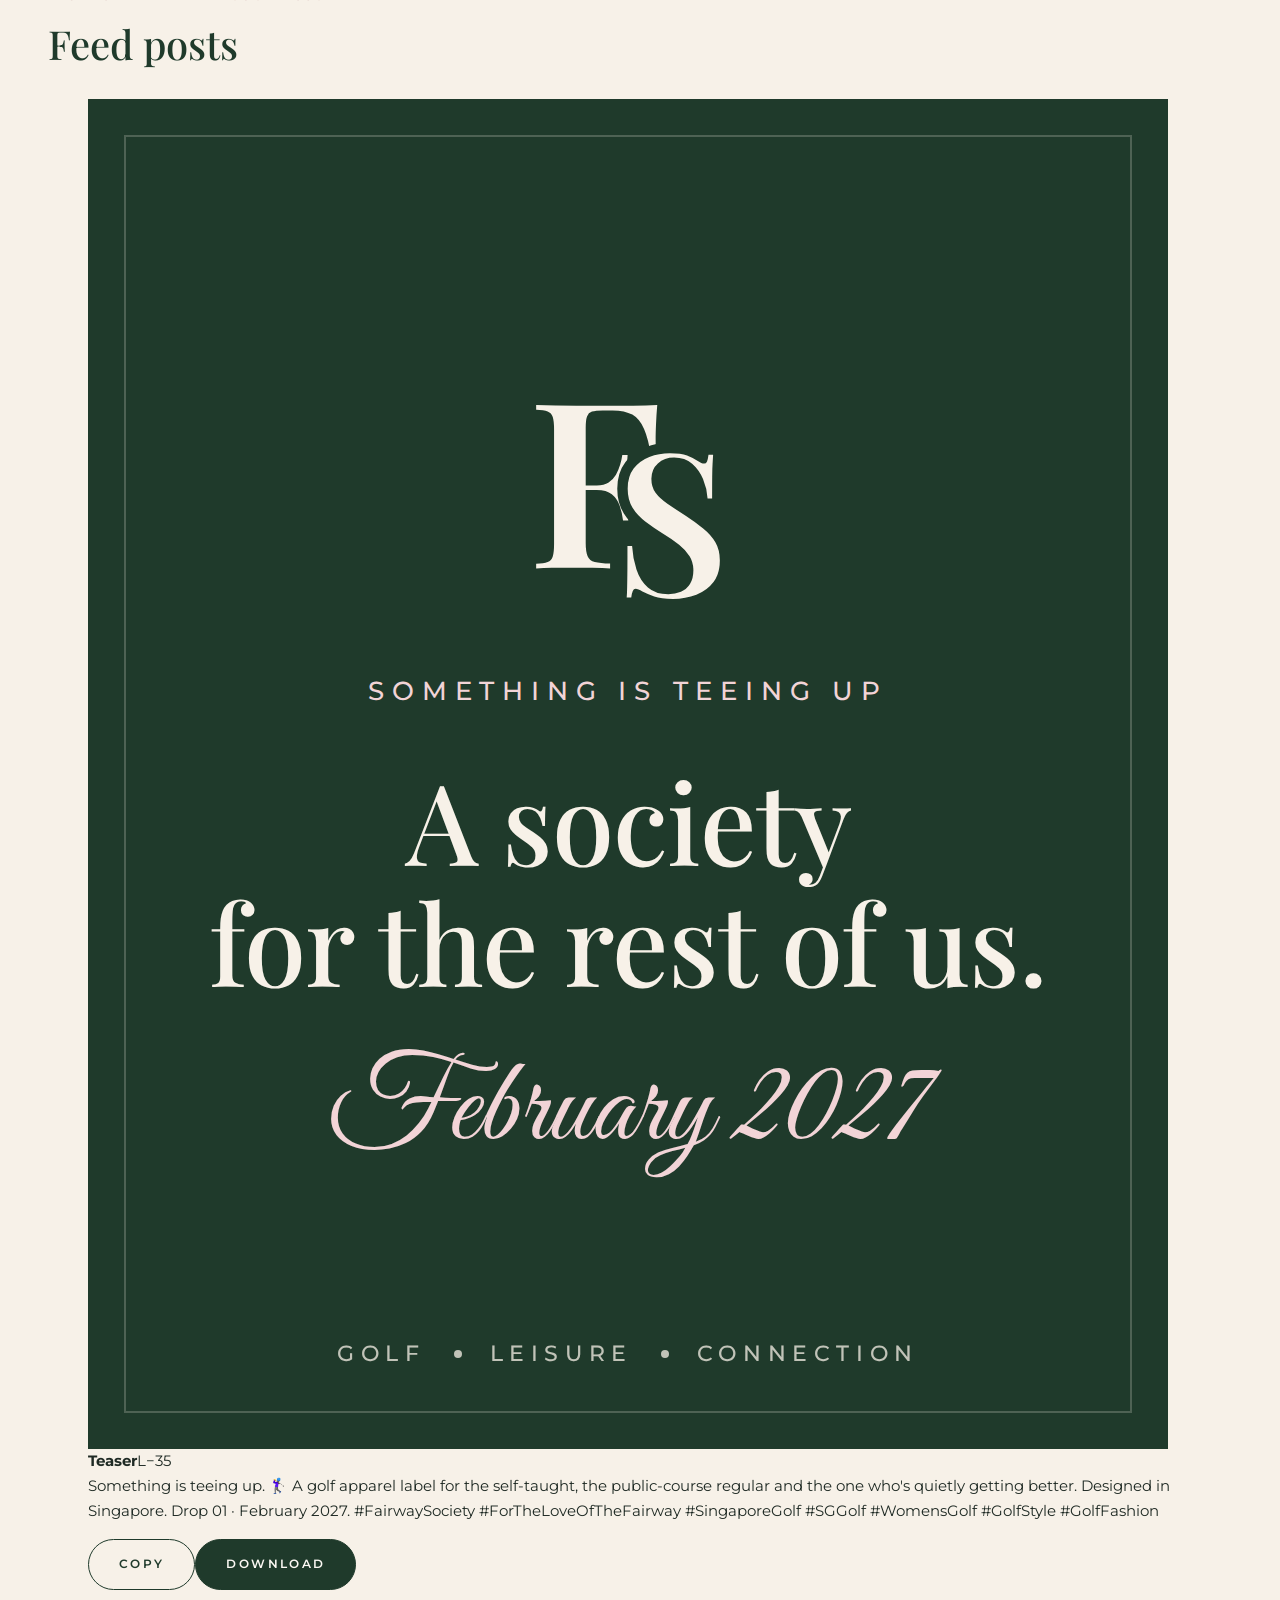
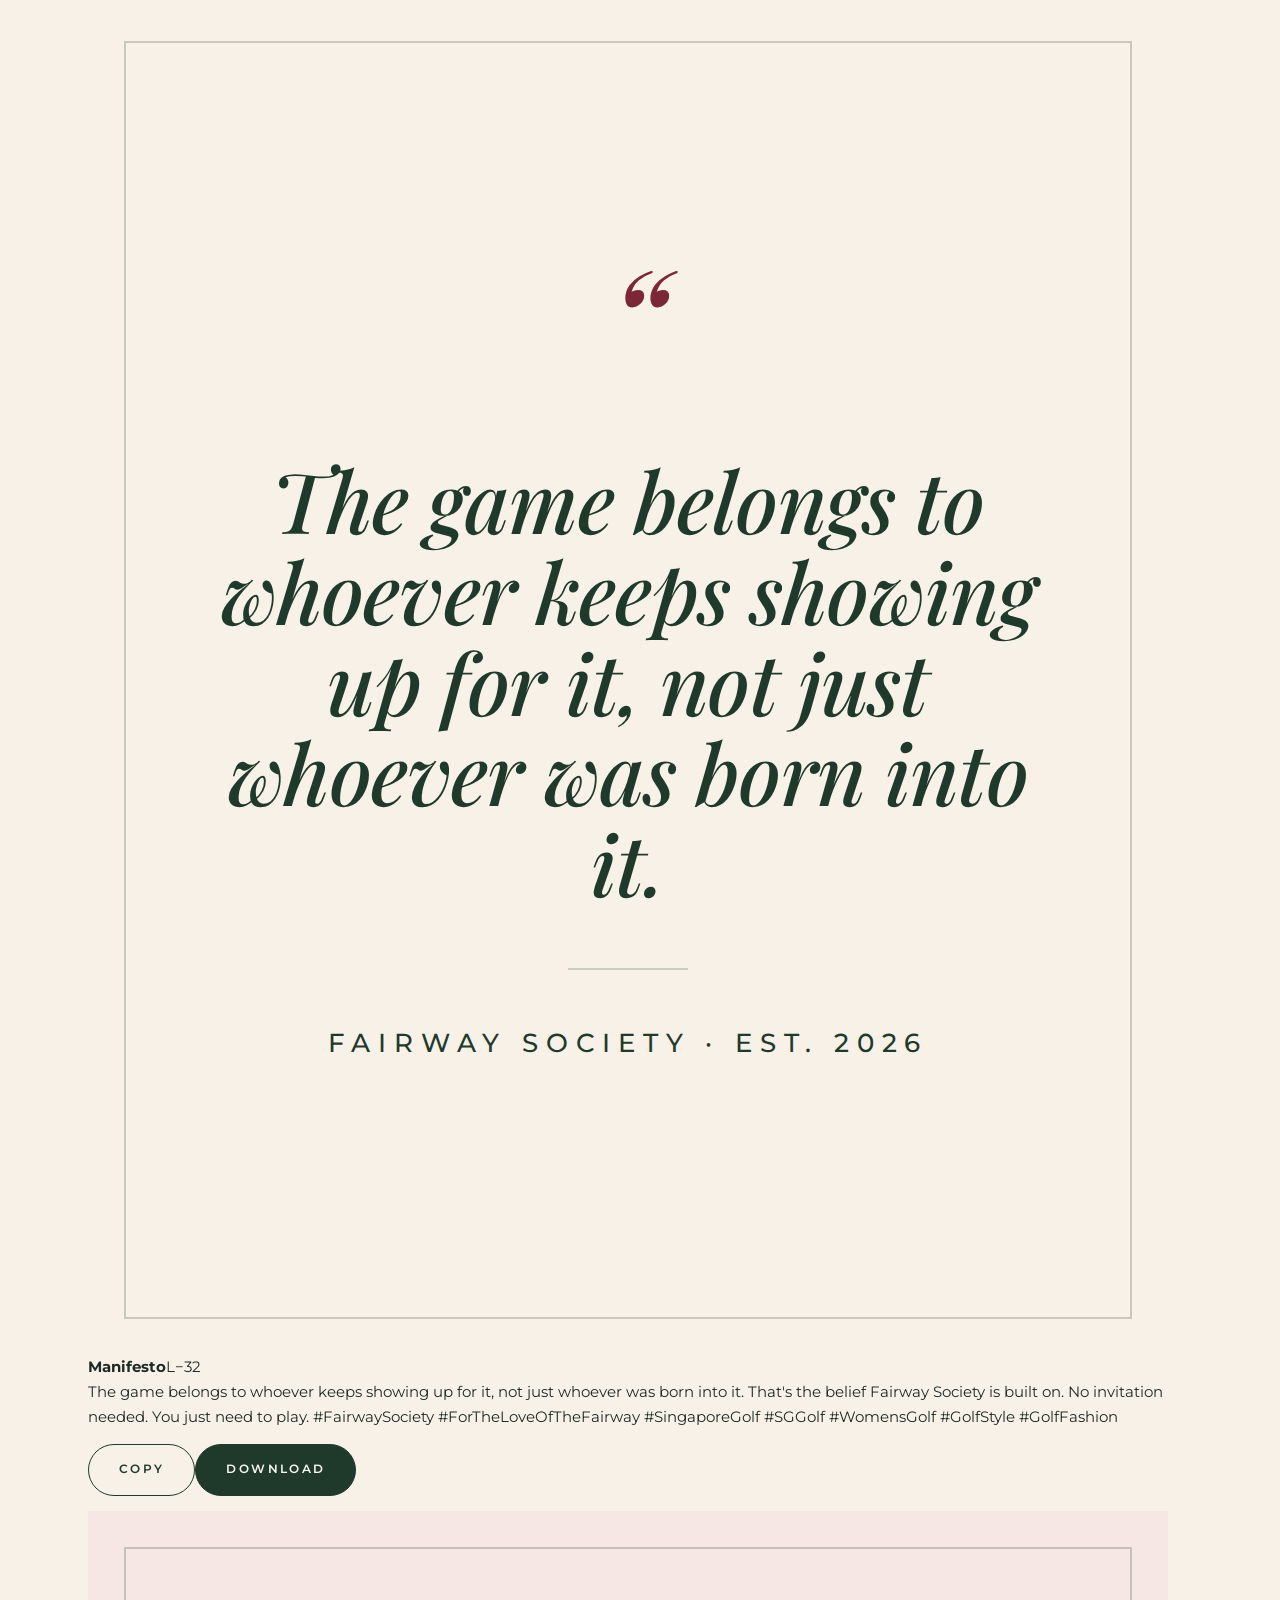
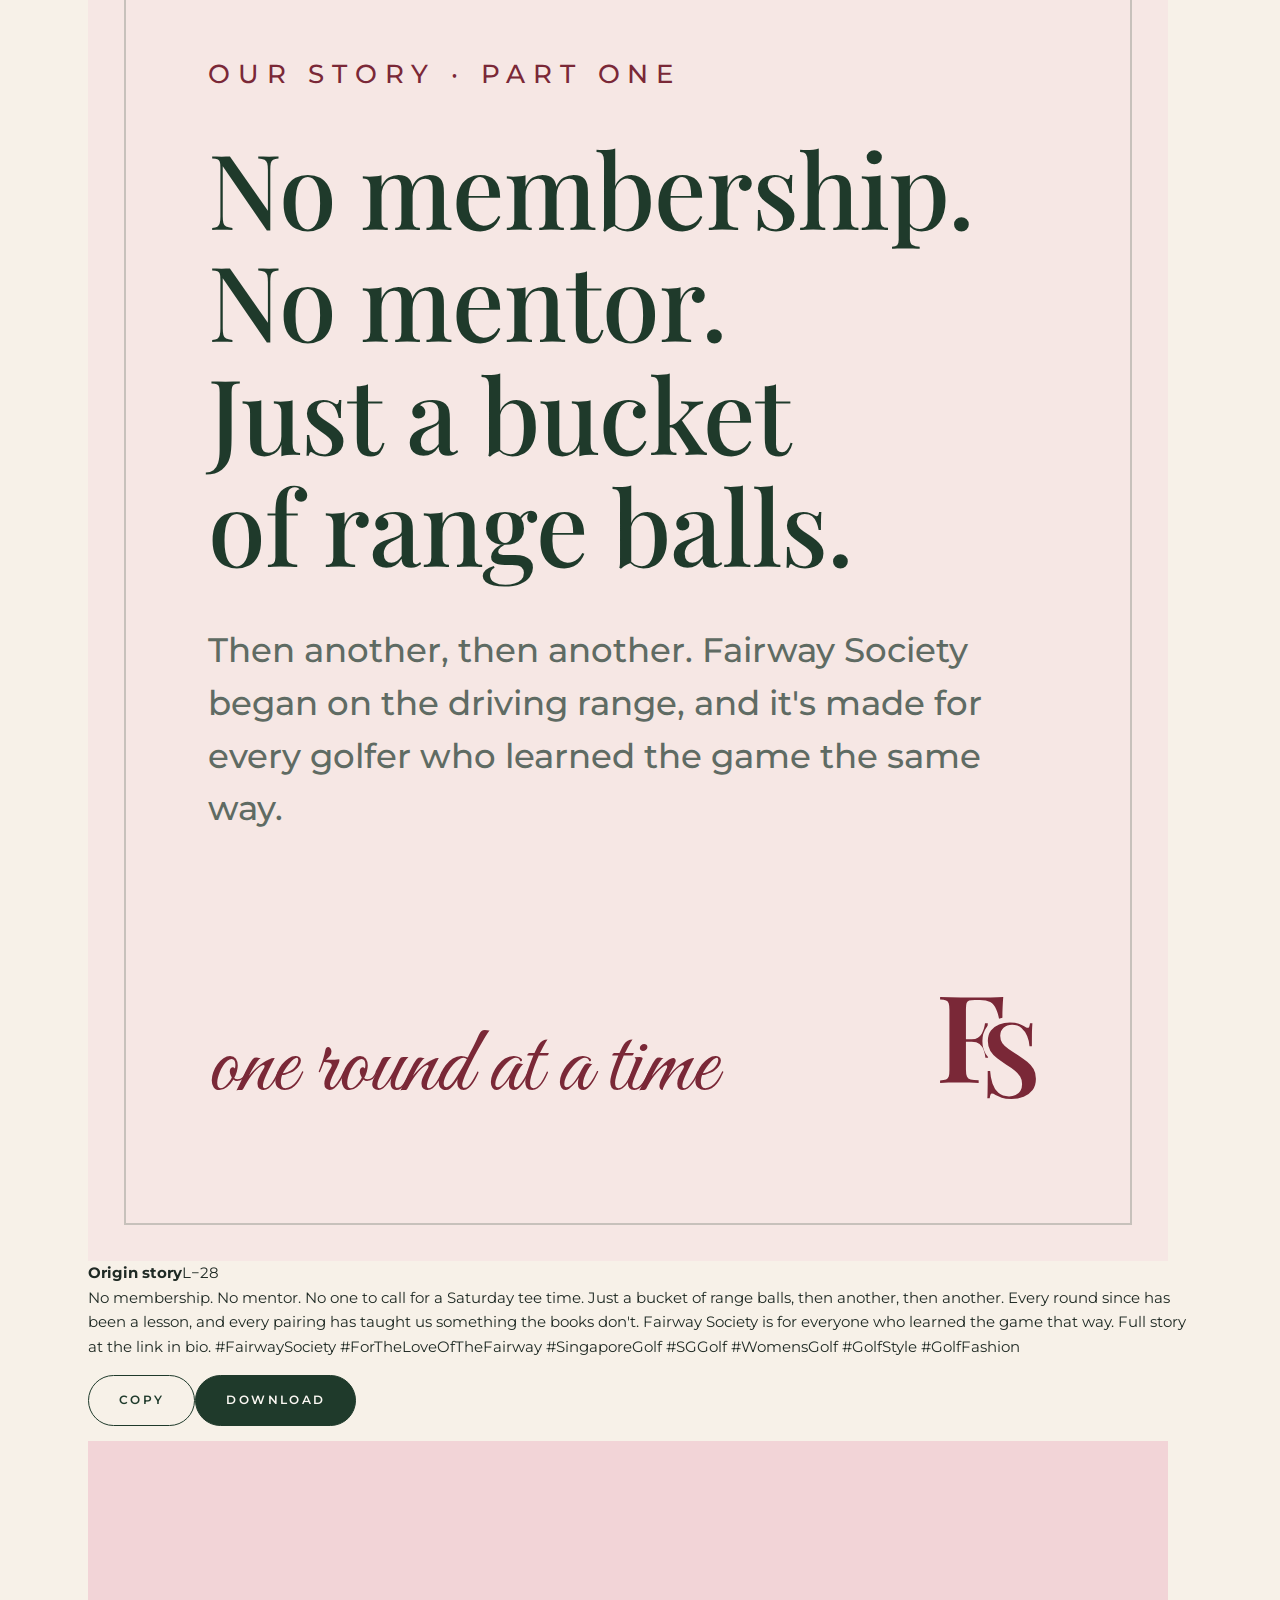
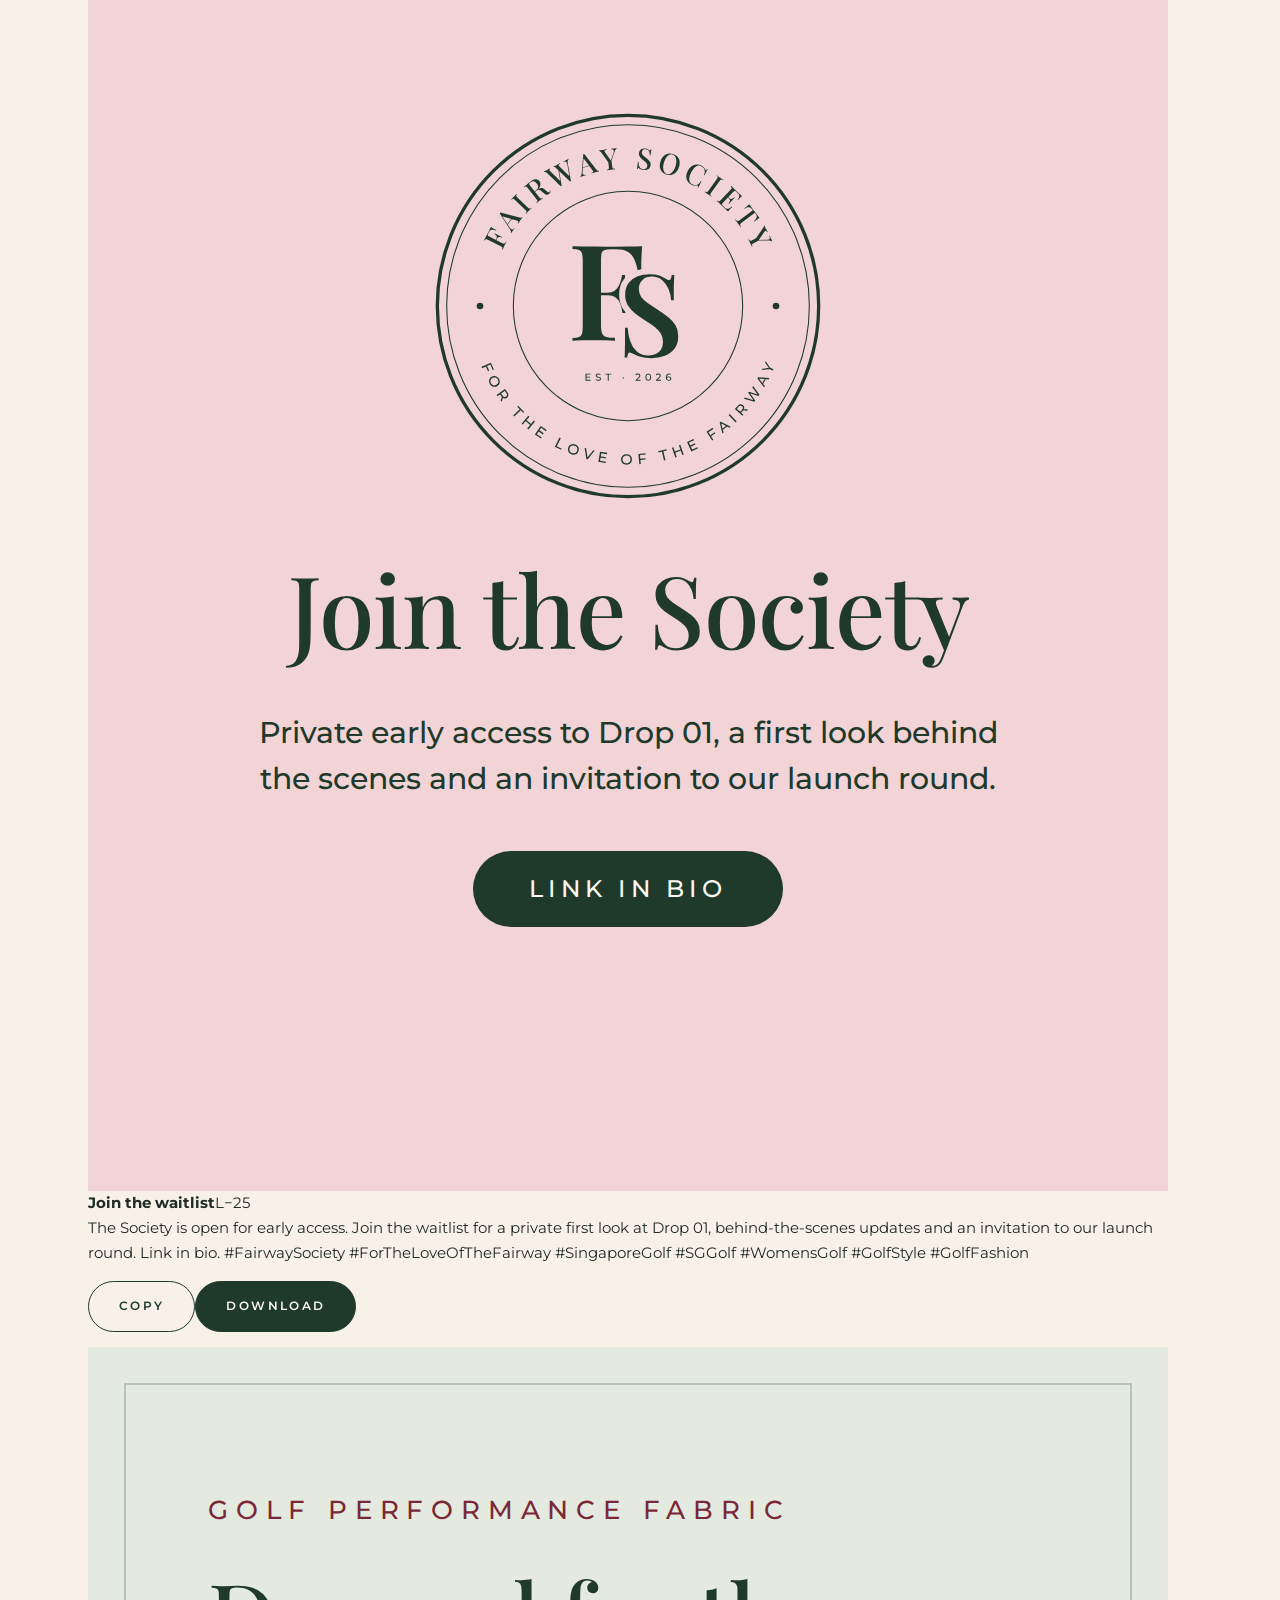
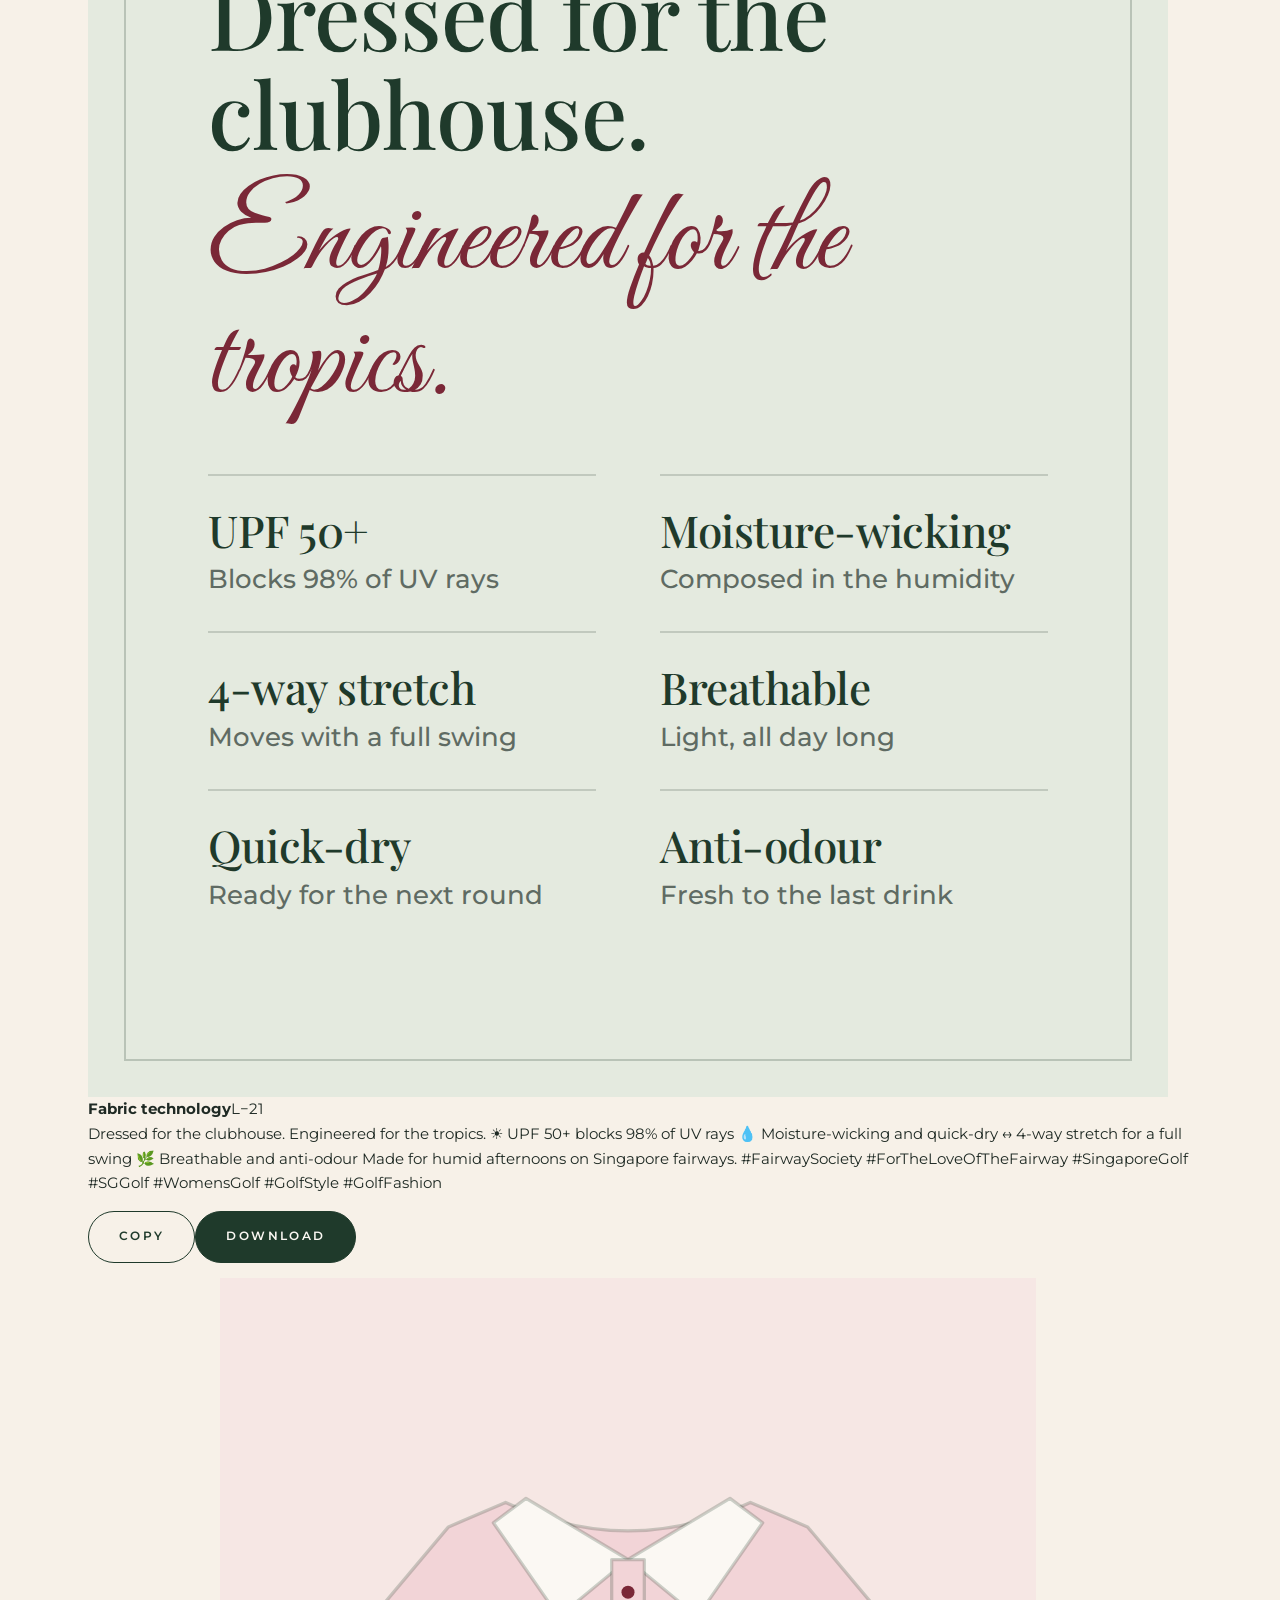
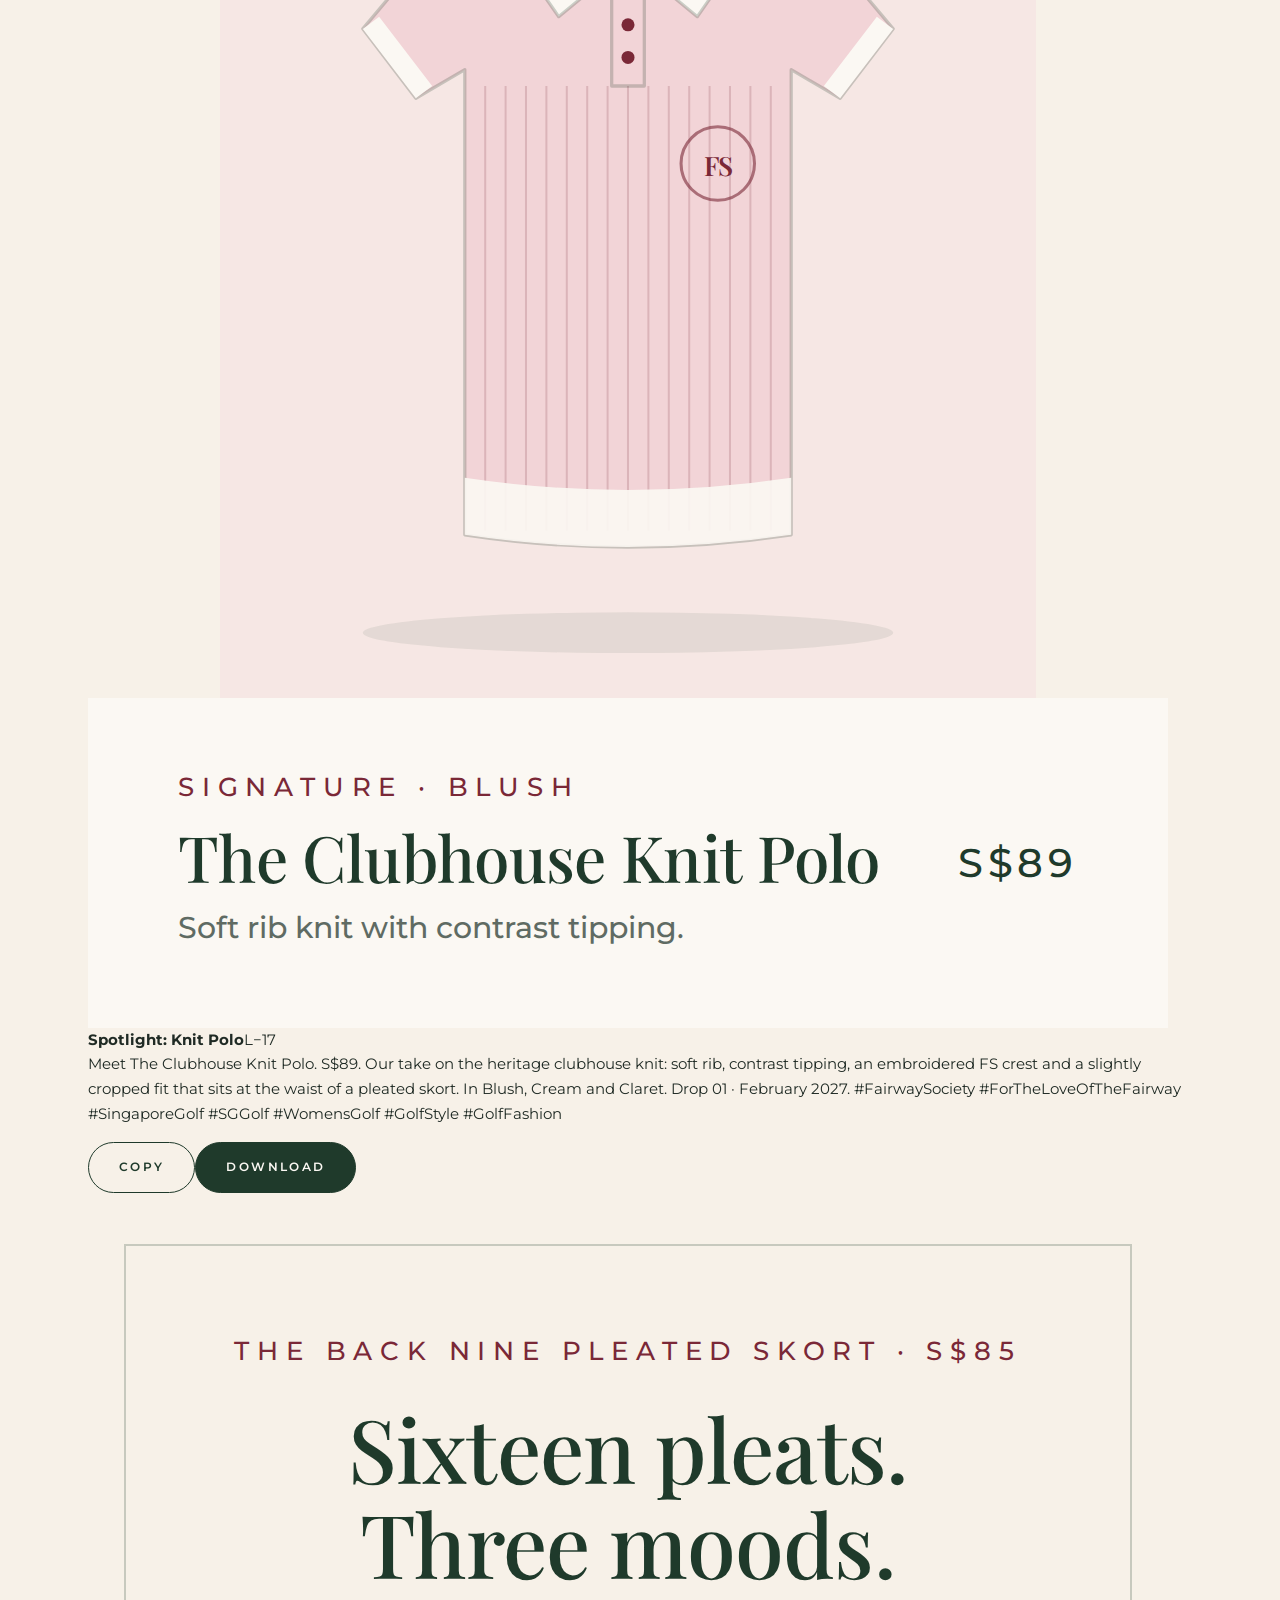
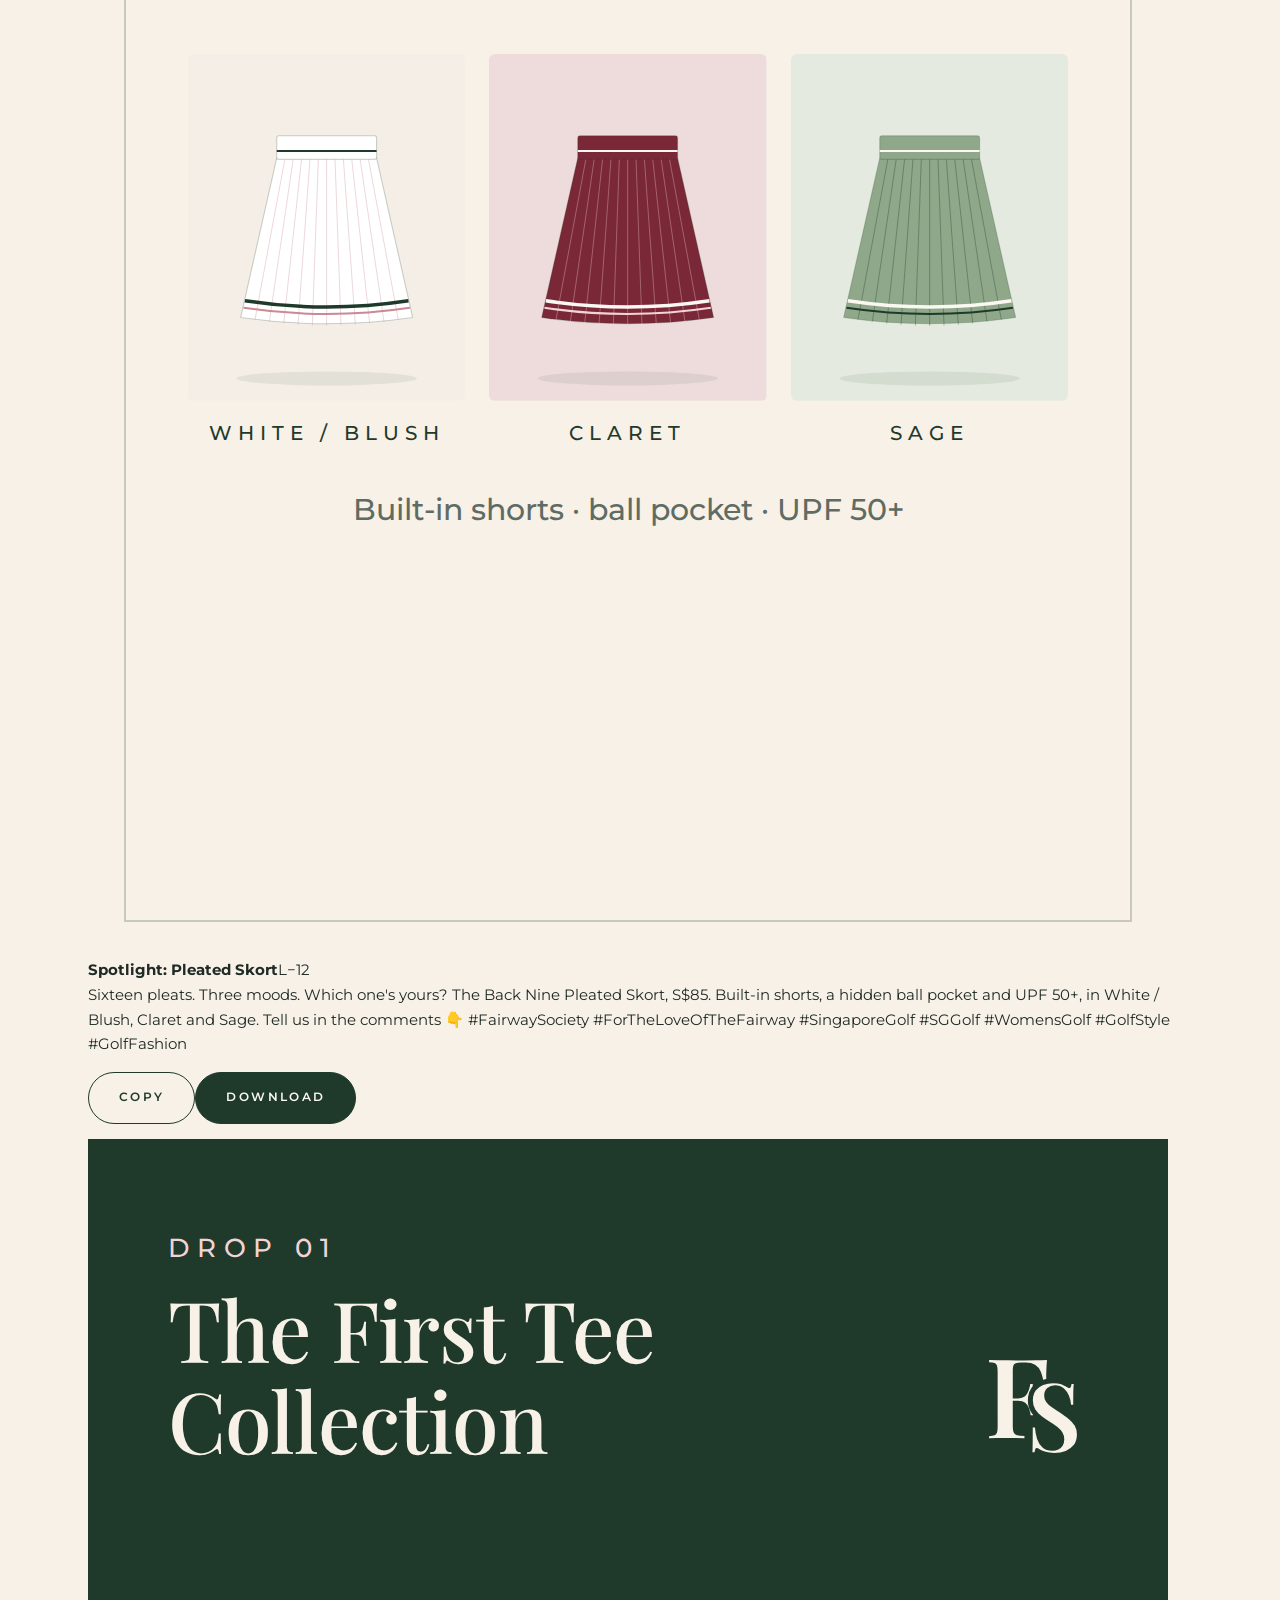
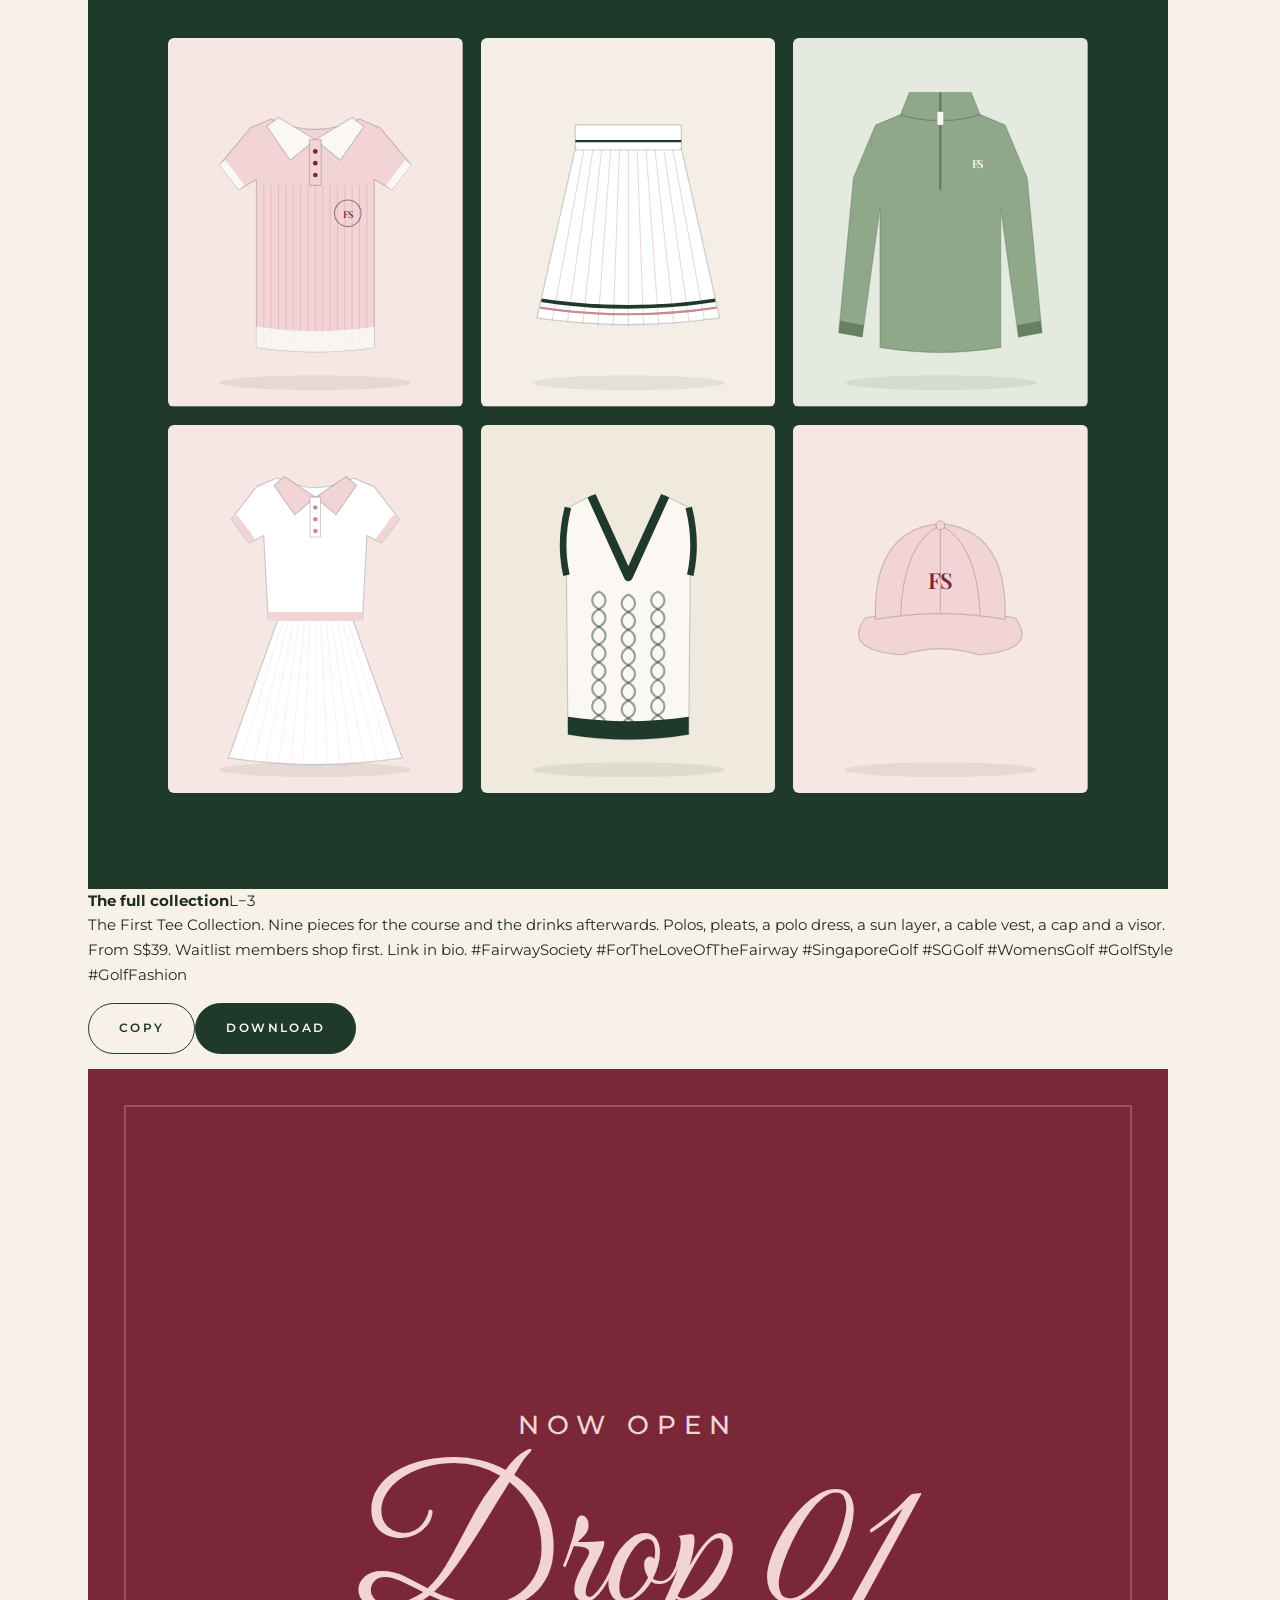
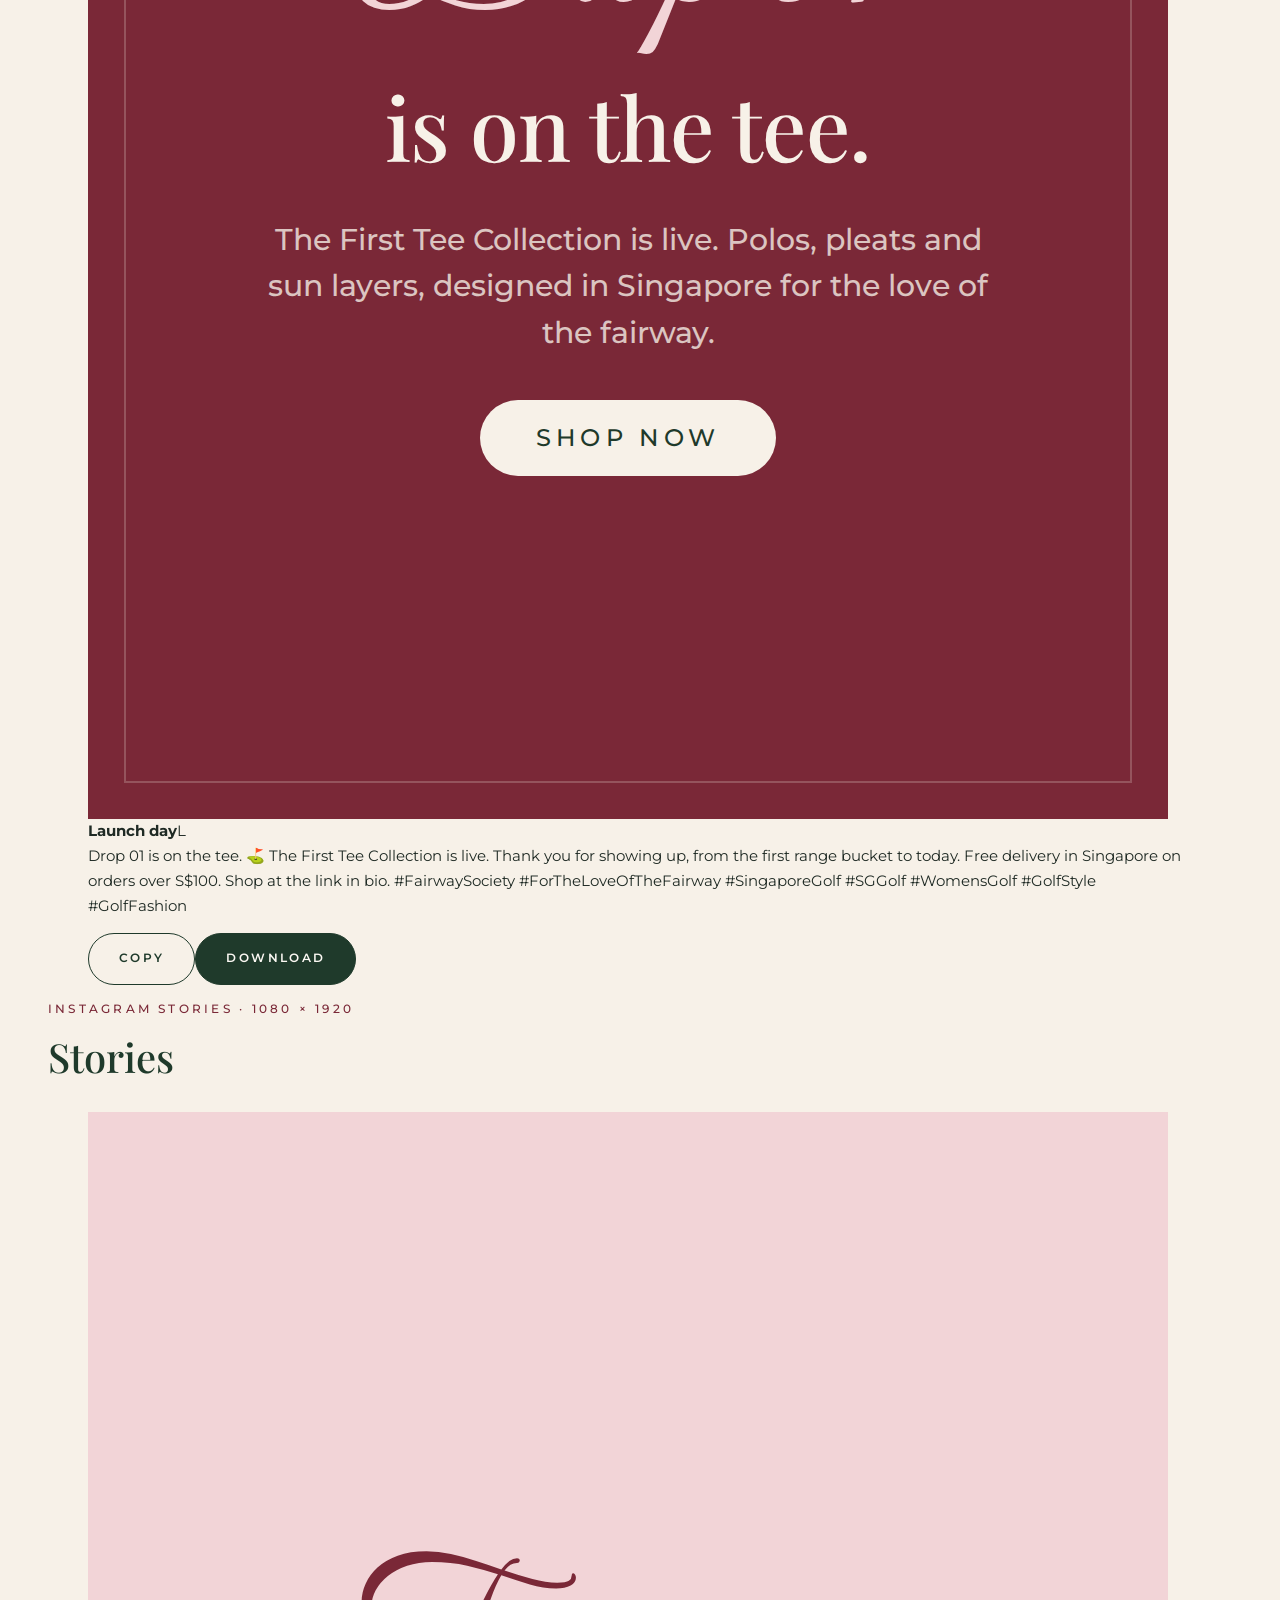
<file: marketing.html>
<!doctype html>
<html lang="en">
<head>
  <meta charset="utf-8">
  <meta name="viewport" content="width=device-width, initial-scale=1">
  <title>Marketing Kit — Fairway Society</title>
  <meta name="description" content="Social posts, stories, email and print pieces for the Drop 01 launch, with captions and a posting plan.">
  <link rel="icon" href="brand/favicon.svg" type="image/svg+xml">
  <link rel="preconnect" href="https://fonts.googleapis.com">
  <link rel="preconnect" href="https://fonts.gstatic.com" crossorigin>
  <link href="https://fonts.googleapis.com/css2?family=Great+Vibes&family=Montserrat:wght@400;500;600&family=Playfair+Display:ital,wght@0,500;0,600;1,500&display=swap" rel="stylesheet">
  <link rel="stylesheet" href="assets/css/styles.css">
</head>
<body data-page="marketing">
  <header id="site-header"></header>

  <main class="wrap">
    <section class="story-hero">
      <p class="eyebrow">Marketing kit · Drop 01</p>
      <h1>Ready to post, print and send</h1>
      <p>Sixteen launch pieces in the Fairway Society look, each with its caption and a slot in the posting plan. Tap any image to download it at full size.</p>
    </section>

    <section class="section" style="padding-top:0">
      <div class="section-head"><div><p class="eyebrow">The plan</p><h2>Five weeks to launch day</h2></div></div>
      <p class="muted" style="max-width:44em;margin-bottom:28px">Days are counted back from launch day (L), so the plan still works once the exact February date is set. It follows the Teaser → Pre-launch → Launch stages on the <a class="link" href="story.html">Our Story</a> timeline.</p>
      <div class="plan" id="plan"></div>
    </section>

    <section class="section" style="padding-top:0" id="assets"></section>

    <section class="section" style="padding-top:0">
      <div class="section-head"><div><p class="eyebrow">Copy bank</p><h2>Words to reuse</h2></div></div>
      <div class="copy-grid" id="copy-bank"></div>
    </section>

    <section class="section" style="padding-top:0">
      <div class="rules">
        <div class="rule-card"><h3>Before posting</h3><ul>
          <li>Swap the garment illustrations for campaign photos once they're shot. The layouts in <code>marketing/kit.html</code> take a photo in the same slot.</li>
          <li>Add the real Instagram handle and waitlist link wherever a caption says “link in bio”.</li>
          <li>Put the poll sticker on the “This or that?” story inside Instagram.</li>
          <li>Print the poster at A5, the thank-you card at 5 × 7 in and the hang tag at 2 × 4 in.</li>
        </ul></div>
        <div class="rule-card"><h3>Keep it on brand</h3><ul>
          <li>Warm, quietly confident, never exclusive. The society is earned by playing, not by who you know.</li>
          <li>Use the script for short accents only: a date, a sign-off, a single phrase.</li>
          <li>Spell the Singapore way: colour, odour, favourite.</li>
          <li>Prices in S$. Only claim what the fabric does: UPF 50+, moisture-wicking, 4-way stretch.</li>
        </ul></div>
      </div>
    </section>
  </main>

  <footer id="site-footer"></footer>

  <script src="assets/js/garments.js"></script>
  <script src="assets/js/products.js"></script>
  <script src="assets/js/app.js"></script>
  <script>
    const TAGS = "#FairwaySociety #ForTheLoveOfTheFairway #SingaporeGolf #SGGolf #WomensGolf #GolfStyle #GolfFashion";

    const GROUPS = [
      {
        id: "feed", eyebrow: "Instagram feed · 1080 × 1350", title: "Feed posts", ratio: "4 / 5",
        items: [
          { name: "ig-01-teaser", title: "Teaser", when: "L−35", caption: `Something is teeing up. 🏌️‍♀️\n\nA golf apparel label for the self-taught, the public-course regular and the one who's quietly getting better. Designed in Singapore.\n\nDrop 01 · February 2027.\n\n${TAGS}` },
          { name: "ig-02-manifesto", title: "Manifesto", when: "L−32", caption: `The game belongs to whoever keeps showing up for it, not just whoever was born into it.\n\nThat's the belief Fairway Society is built on. No invitation needed. You just need to play.\n\n${TAGS}` },
          { name: "ig-03-origin", title: "Origin story", when: "L−28", caption: `No membership. No mentor. No one to call for a Saturday tee time.\n\nJust a bucket of range balls, then another, then another. Every round since has been a lesson, and every pairing has taught us something the books don't.\n\nFairway Society is for everyone who learned the game that way. Full story at the link in bio.\n\n${TAGS}` },
          { name: "ig-08-waitlist", title: "Join the waitlist", when: "L−25", caption: `The Society is open for early access.\n\nJoin the waitlist for a private first look at Drop 01, behind-the-scenes updates and an invitation to our launch round. Link in bio.\n\n${TAGS}` },
          { name: "ig-04-fabric", title: "Fabric technology", when: "L−21", caption: `Dressed for the clubhouse. Engineered for the tropics.\n\n☀️ UPF 50+ blocks 98% of UV rays\n💧 Moisture-wicking and quick-dry\n↔️ 4-way stretch for a full swing\n🌿 Breathable and anti-odour\n\nMade for humid afternoons on Singapore fairways.\n\n${TAGS}` },
          { name: "ig-05-knit-polo", title: "Spotlight: Knit Polo", when: "L−17", caption: `Meet The Clubhouse Knit Polo. S$89.\n\nOur take on the heritage clubhouse knit: soft rib, contrast tipping, an embroidered FS crest and a slightly cropped fit that sits at the waist of a pleated skort. In Blush, Cream and Claret.\n\nDrop 01 · February 2027.\n\n${TAGS}` },
          { name: "ig-06-skort-colourways", title: "Spotlight: Pleated Skort", when: "L−12", caption: `Sixteen pleats. Three moods. Which one's yours?\n\nThe Back Nine Pleated Skort, S$85. Built-in shorts, a hidden ball pocket and UPF 50+, in White / Blush, Claret and Sage.\n\nTell us in the comments 👇\n\n${TAGS}` },
          { name: "ig-07-collection", title: "The full collection", when: "L−3", caption: `The First Tee Collection. Nine pieces for the course and the drinks afterwards.\n\nPolos, pleats, a polo dress, a sun layer, a cable vest, a cap and a visor. From S$39.\n\nWaitlist members shop first. Link in bio.\n\n${TAGS}` },
          { name: "ig-09-launch", title: "Launch day", when: "L", caption: `Drop 01 is on the tee. ⛳\n\nThe First Tee Collection is live. Thank you for showing up, from the first range bucket to today.\n\nFree delivery in Singapore on orders over S$100. Shop at the link in bio.\n\n${TAGS}` },
        ],
      },
      {
        id: "stories", eyebrow: "Instagram stories · 1080 × 1920", title: "Stories", ratio: "9 / 16",
        items: [
          { name: "story-03-waitlist", day: "L−25", title: "Waitlist story", when: "L−25, then weekly", caption: "Add a link sticker to the waitlist over the button." },
          { name: "story-02-this-or-that", title: "This or that poll", when: "L−19", caption: "Add a poll sticker: “White / Forest” vs “White / Claret”. Share the result the next day." },
          { name: "story-01-countdown", title: "Countdown", when: "L−14", caption: "Add Instagram's countdown sticker set to launch day so followers get a reminder." },
        ],
      },
      {
        id: "email", eyebrow: "Email · 1200 × 600", title: "Email", ratio: "2 / 1", wide: true,
        items: [
          { name: "email-welcome-header", day: "Signup", title: "Welcome email header", when: "On waitlist signup", caption: `Subject: Welcome to the Society\nPreview: Your early access to Drop 01 is saved.\n\nHi {first name},\n\nThank you for joining the Fairway Society waitlist. You'll get private early access to Drop 01 before it opens to everyone in February 2027, plus a first look behind the scenes as the collection comes together.\n\nWe started on the driving range, one bucket at a time, and we're building this for every golfer who keeps showing up. We're glad you're here.\n\nSee you on the fairway,\nCee\nFounder, Fairway Society` },
        ],
      },
      {
        id: "print", eyebrow: "Print · packaging and events", title: "Print", ratio: "auto",
        items: [
          { name: "print-a5-poster", day: "L−21", title: "A5 poster", when: "Driving ranges, pro shops, cafés", caption: "A5 at 150 dpi (1748 × 2480 px). Add a QR code to the waitlist in the lower margin before printing." },
          { name: "print-thank-you-card", day: "L", title: "Thank-you card", when: "In every order", caption: "5 × 7 in at 240 dpi. Signed by the founder; tuck it on top of the tissue paper." },
          { name: "print-hang-tag", day: "L", title: "Hang tag", when: "On every Drop 01 piece", caption: "2 × 4 in at 350 dpi. Print the price and size sticker on the back." },
        ],
      },
    ];

    const COPY = [
      { title: "Instagram bio", text: "Refined golf apparel for the new generation of golfers ⛳\nDesigned in Singapore · UPF 50+\nDrop 01 · February 2027\nJoin the Society ↓" },
      { title: "Taglines", text: "For the love of the fairway.\nA society you earn your way into, one round at a time.\nDressed for the clubhouse. Engineered for the tropics.\nYou don't need an invitation. You just need to play.\nGolf · Leisure · Connection" },
      { title: "Hashtags", text: TAGS },
      { title: "Email subject lines", text: "Welcome to the Society\nA first look at Drop 01\nSixteen pleats, three moods\n14 days to the first tee\nYour early access starts now\nDrop 01 is on the tee" },
      { title: "One-line pitch", text: "Fairway Society makes refined golf apparel for the new generation of golfers: clubhouse elegance, performance fabrics made for the tropics, and a society you earn your way into, one round at a time." },
      { title: "Ambassador outreach DM", text: "Hi {name}, we love how you play and how you show up for the game. We're Fairway Society, a Singapore golf apparel label launching our first collection in February 2027. We'd love to send you a piece from Drop 01 before it's public, no strings attached. Could we get your size and a delivery address?" },
    ];

    const file = (n) => `marketing/png/${n}.png`;
    const copyBtn = (text) => `<button class="btn btn-ghost copy-btn" data-copy="${esc(text)}">Copy</button>`;

    document.getElementById("assets").innerHTML = GROUPS.map((g) => `
      <div class="kit-group" id="${g.id}">
        <div class="section-head"><div><p class="eyebrow">${g.eyebrow}</p><h2>${g.title}</h2></div></div>
        <div class="kit-grid${g.wide ? " wide" : ""}">
          ${g.items.map((it) => `
            <figure class="kit-card">
              <a class="kit-img" href="${file(it.name)}" download title="Download ${esc(it.title)}">
                <img src="${file(it.name)}" alt="${esc(it.title)}" loading="lazy">
              </a>
              <figcaption>
                <div class="kit-meta"><strong>${esc(it.title)}</strong><span>${esc(it.when)}</span></div>
                <p class="kit-caption">${esc(it.caption)}</p>
                <div class="kit-actions">${copyBtn(it.caption)}<a class="btn" href="${file(it.name)}" download>Download</a></div>
              </figcaption>
            </figure>`).join("")}
        </div>
      </div>`).join("");

    const all = GROUPS.flatMap((g) => g.items.map((it) => ({ ...it, group: g.title })));
    const stages = [
      ["Teaser", "L−35 to L−25", ["ig-01-teaser", "ig-02-manifesto", "ig-03-origin", "ig-08-waitlist", "story-03-waitlist", "email-welcome-header"]],
      ["Pre-launch", "L−21 to L−3", ["ig-04-fabric", "print-a5-poster", "story-02-this-or-that", "ig-05-knit-polo", "story-01-countdown", "ig-06-skort-colourways", "ig-07-collection"]],
      ["Launch", "L and after", ["ig-09-launch", "print-thank-you-card", "print-hang-tag"]],
    ];
    document.getElementById("plan").innerHTML = stages.map(([name, range, names], i) => `
      <div class="milestone${i === 0 ? " now" : ""}">
        <time>${range}</time><h3>${name}</h3>
        <ul>${names.map((n) => all.find((a) => a.name === n)).map((a) => `<li><span>${esc(a.day || a.when)}</span>${esc(a.title)}</li>`).join("")}</ul>
      </div>`).join("");

    document.getElementById("copy-bank").innerHTML = COPY.map((c) => `
      <div class="copy-card"><div class="kit-meta"><strong>${esc(c.title)}</strong>${copyBtn(c.text)}</div><p class="kit-caption">${esc(c.text)}</p></div>`).join("");

    document.addEventListener("click", async (e) => {
      const b = e.target.closest("[data-copy]");
      if (!b) return;
      try {
        await navigator.clipboard.writeText(b.dataset.copy);
        toast("Copied to clipboard");
      } catch {
        toast("Couldn't copy. Select the text and copy it instead.");
      }
    });
  </script>
</body>
</html>
</file>
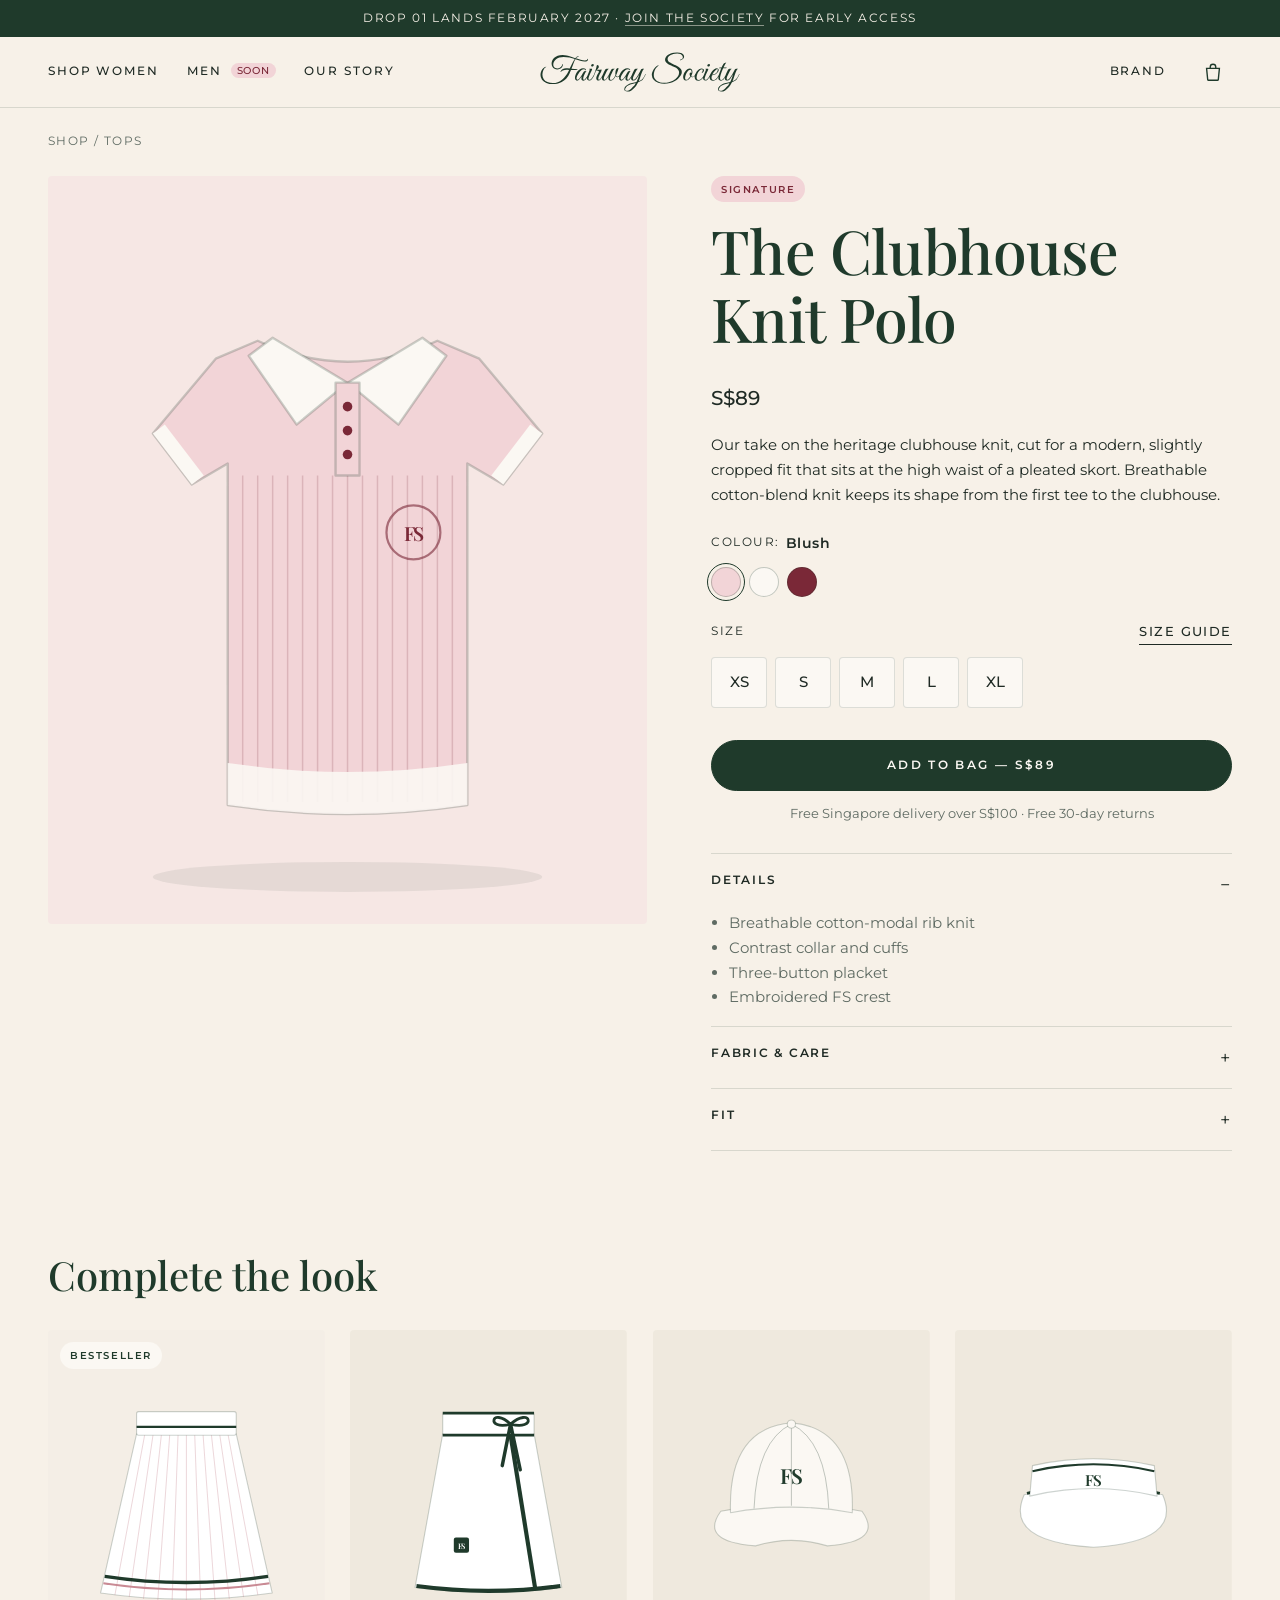
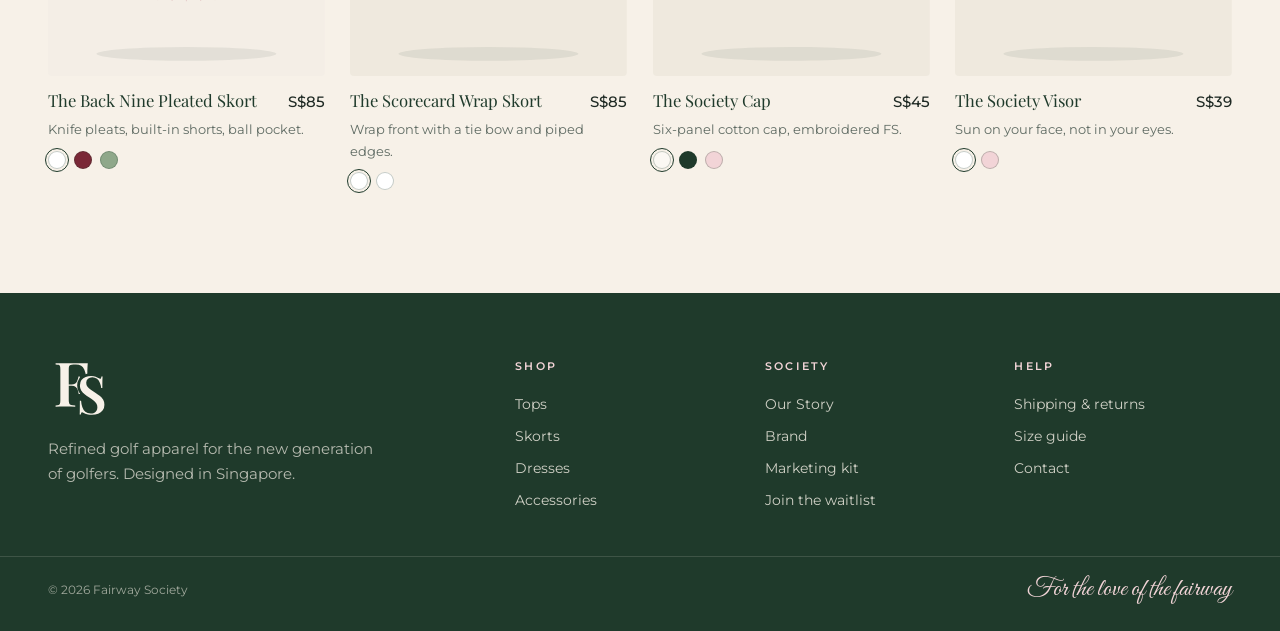
<file: product.html>
<!doctype html>
<html lang="en">
<head>
  <meta charset="utf-8">
  <meta name="viewport" content="width=device-width, initial-scale=1">
  <title>Fairway Society</title>
  <link rel="icon" href="brand/favicon.svg" type="image/svg+xml">
  <link rel="preconnect" href="https://fonts.googleapis.com">
  <link rel="preconnect" href="https://fonts.gstatic.com" crossorigin>
  <link href="https://fonts.googleapis.com/css2?family=Great+Vibes&family=Montserrat:wght@400;500;600&family=Playfair+Display:ital,wght@0,500;0,600;1,500&display=swap" rel="stylesheet">
  <link rel="stylesheet" href="assets/css/styles.css">
</head>
<body data-page="product">
  <header id="site-header"></header>

  <main class="wrap" id="product"></main>

  <footer id="site-footer"></footer>

  <script src="assets/js/garments.js"></script>
  <script src="assets/js/products.js"></script>
  <script src="assets/js/app.js"></script>
</body>
</html>
</file>
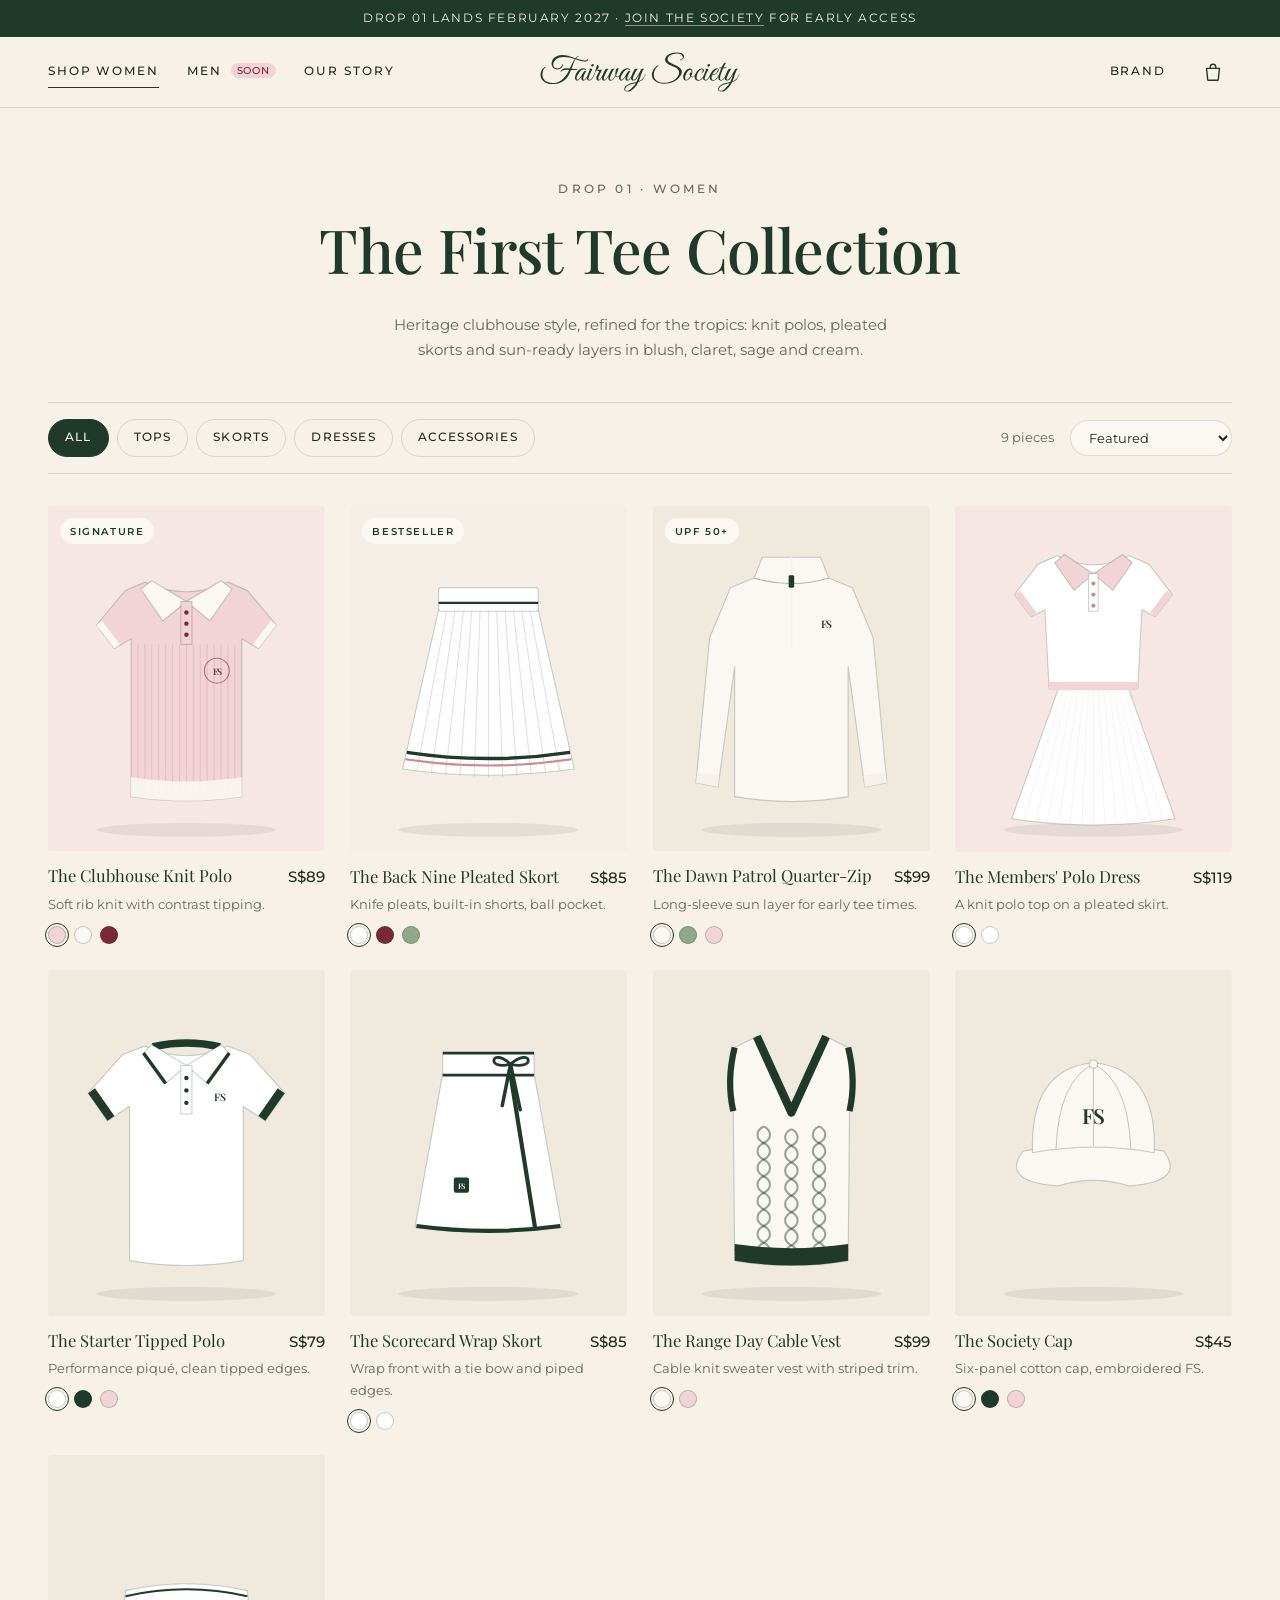
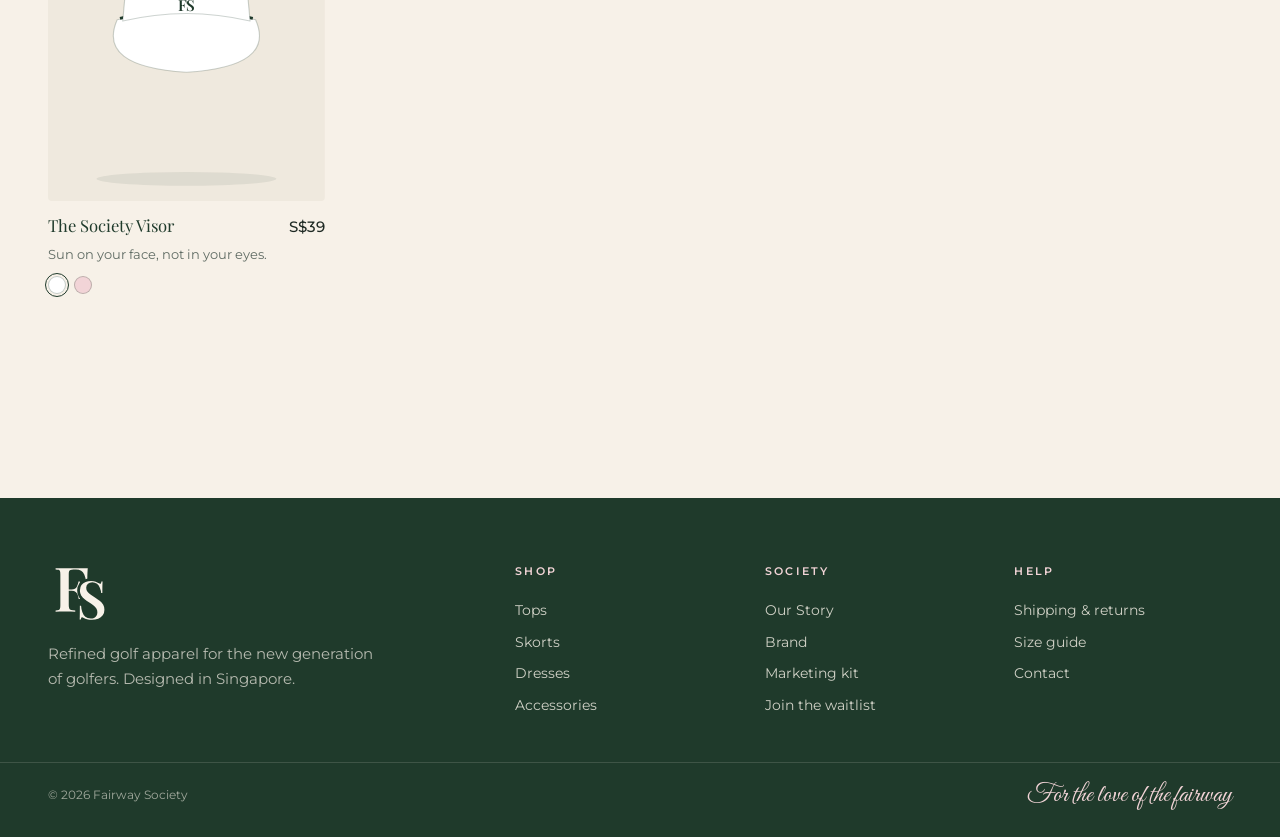
<file: shop.html>
<!doctype html>
<html lang="en">
<head>
  <meta charset="utf-8">
  <meta name="viewport" content="width=device-width, initial-scale=1">
  <title>Shop — Fairway Society</title>
  <meta name="description" content="Shop the Fairway Society First Tee Collection: refined knit polos, pleated skorts, UPF 50+ layers and accessories. Designed in Singapore.">
  <link rel="icon" href="brand/favicon.svg" type="image/svg+xml">
  <link rel="preconnect" href="https://fonts.googleapis.com">
  <link rel="preconnect" href="https://fonts.gstatic.com" crossorigin>
  <link href="https://fonts.googleapis.com/css2?family=Great+Vibes&family=Montserrat:wght@400;500;600&family=Playfair+Display:ital,wght@0,500;0,600;1,500&display=swap" rel="stylesheet">
  <link rel="stylesheet" href="assets/css/styles.css">
</head>
<body data-page="shop">
  <header id="site-header"></header>

  <main class="wrap" id="shop">
    <section class="shop-head">
      <p class="eyebrow">Drop 01 · Women</p>
      <h1>The First Tee Collection</h1>
      <p>Heritage clubhouse style, refined for the tropics: knit polos, pleated skorts and sun-ready layers in blush, claret, sage and cream.</p>
    </section>
    <div class="toolbar">
      <div id="chips"></div>
      <div class="toolbar-right">
        <span id="count" class="muted"></span>
        <label class="sr-only" for="sort">Sort</label>
        <select id="sort">
          <option value="featured">Featured</option>
          <option value="low">Price: low to high</option>
          <option value="high">Price: high to low</option>
        </select>
      </div>
    </div>
    <div class="grid" id="grid"></div>
    <div class="section"></div>
  </main>

  <footer id="site-footer"></footer>

  <script src="assets/js/garments.js"></script>
  <script src="assets/js/products.js"></script>
  <script src="assets/js/app.js"></script>
</body>
</html>
</file>
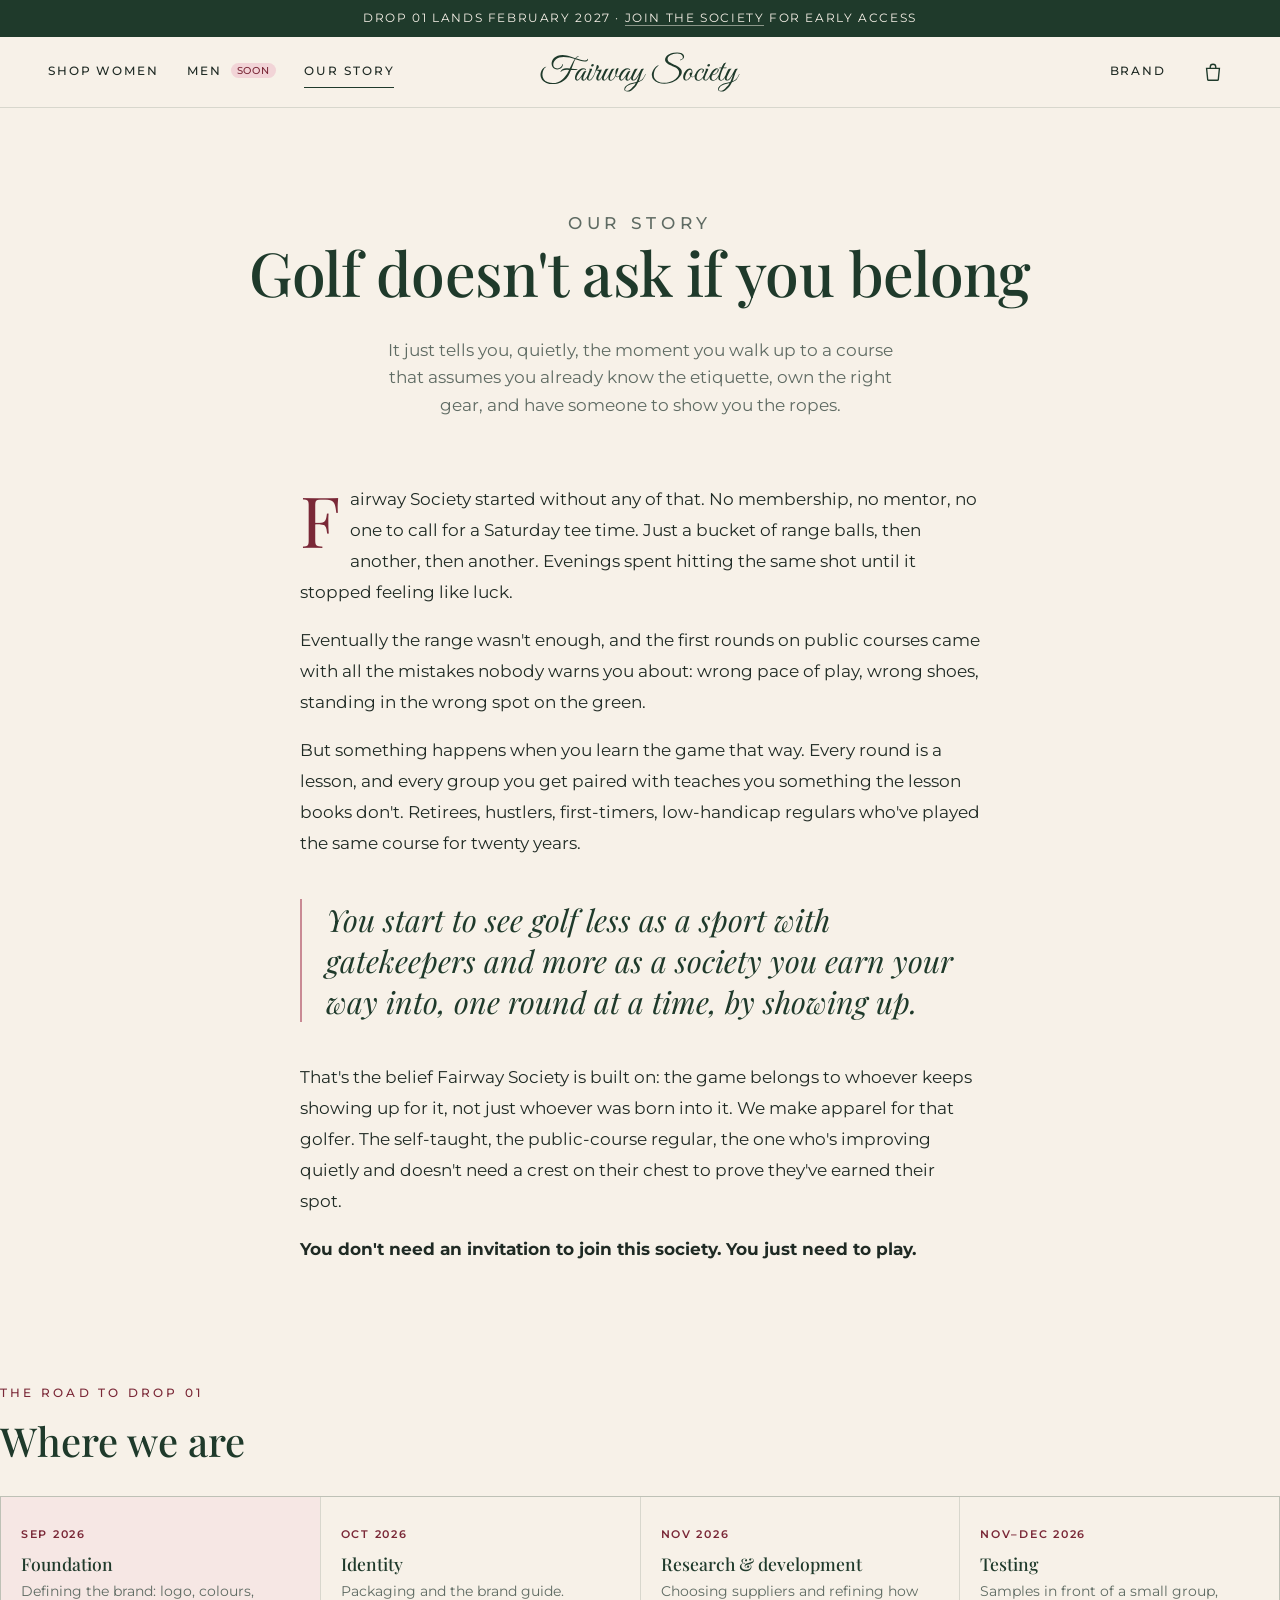
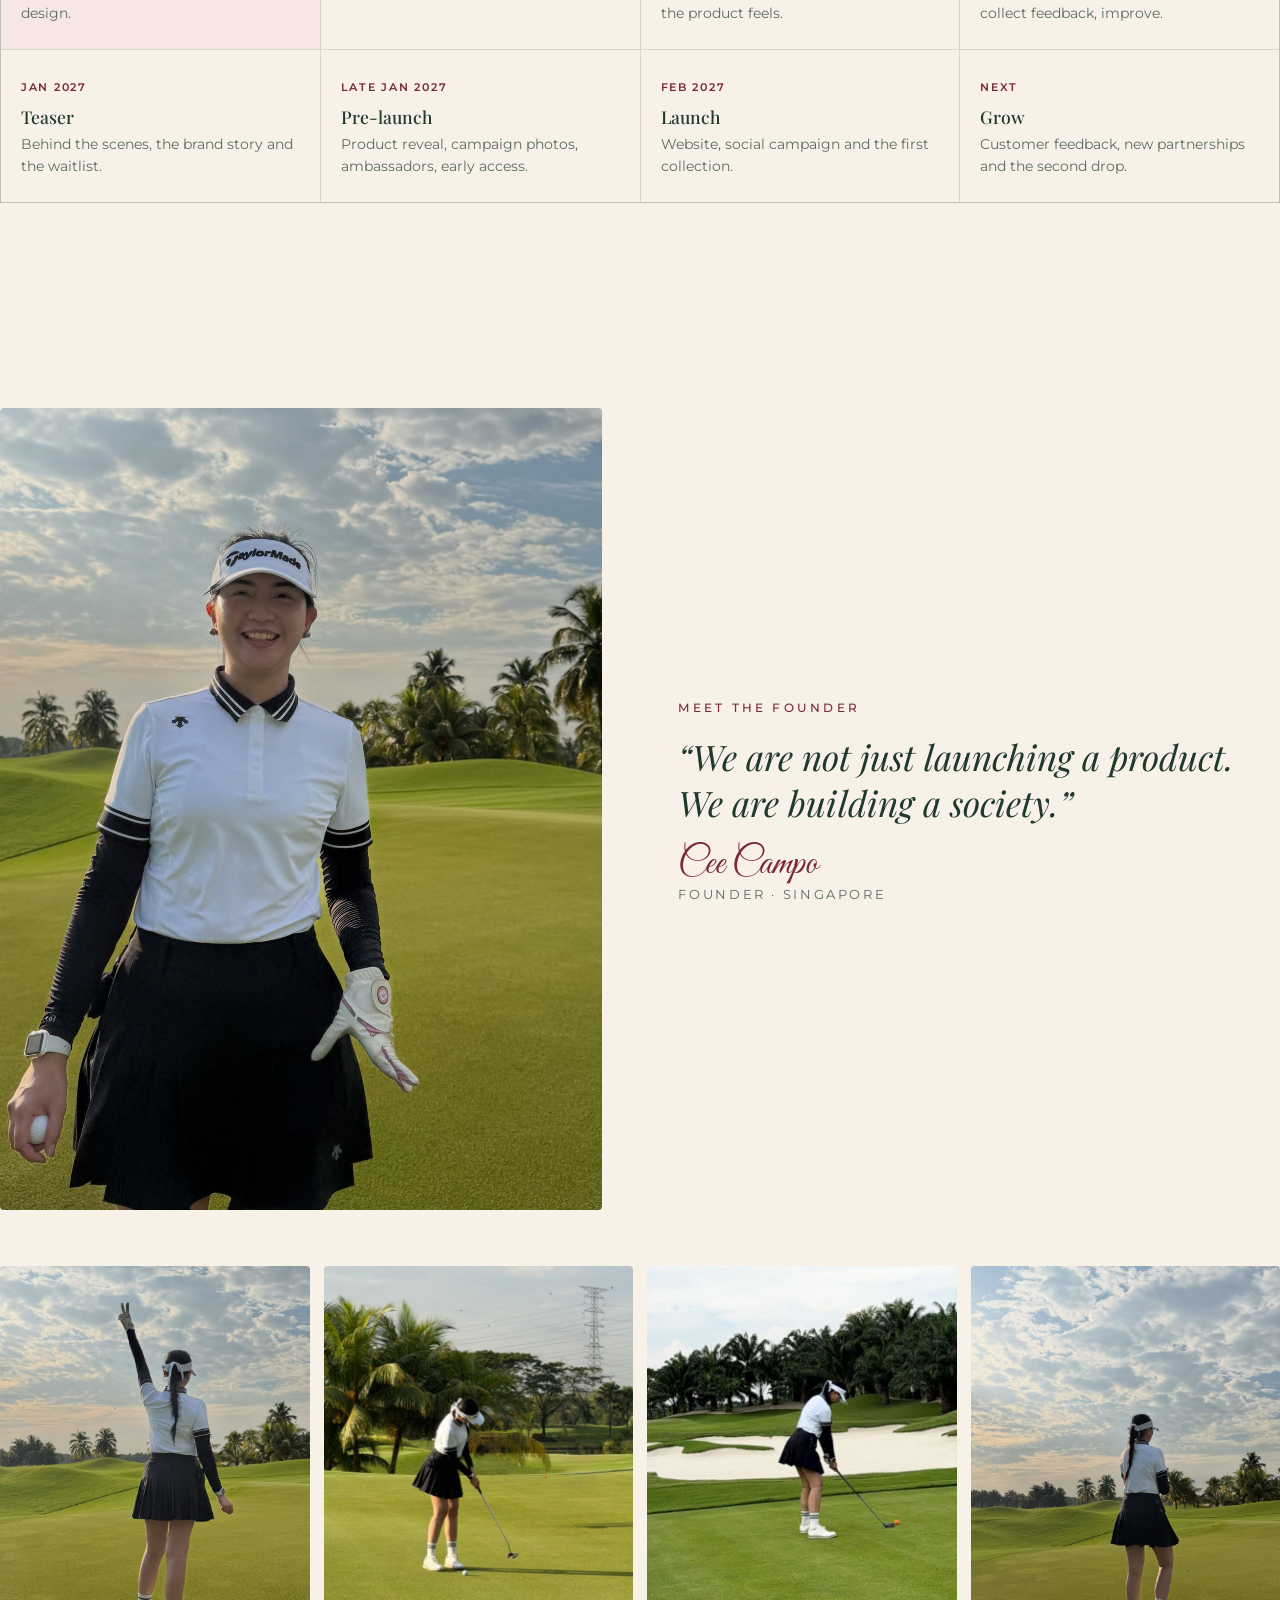
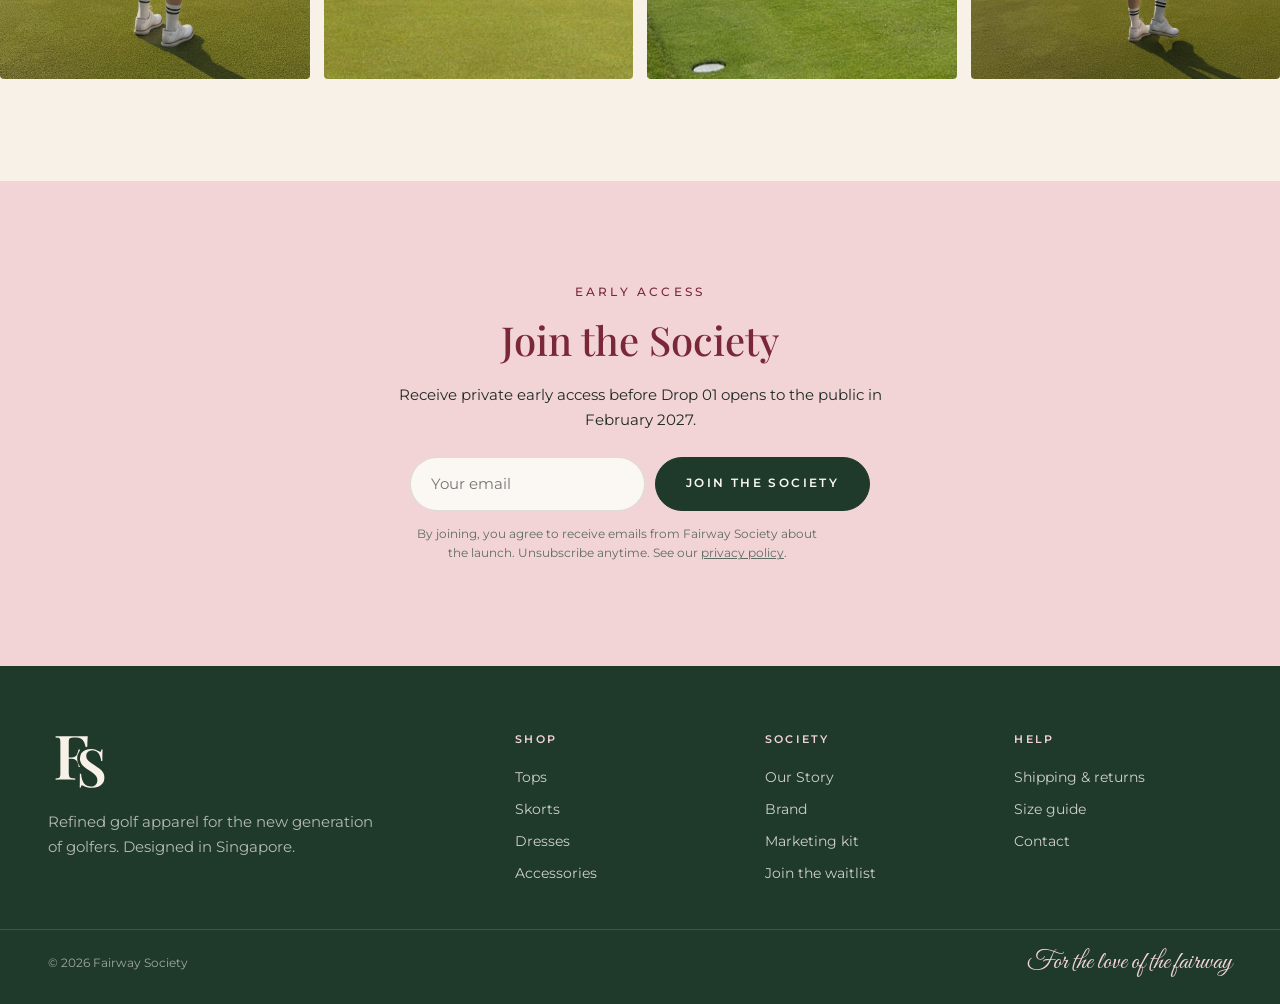
<file: story.html>
<!doctype html>
<html lang="en">
<head>
  <meta charset="utf-8">
  <meta name="viewport" content="width=device-width, initial-scale=1">
  <title>Our Story — Fairway Society</title>
  <meta name="description" content="The game belongs to whoever keeps showing up for it. The story behind Fairway Society.">
  <link rel="icon" href="brand/favicon.svg" type="image/svg+xml">
  <link rel="preconnect" href="https://fonts.googleapis.com">
  <link rel="preconnect" href="https://fonts.gstatic.com" crossorigin>
  <link href="https://fonts.googleapis.com/css2?family=Great+Vibes&family=Montserrat:wght@400;500;600&family=Playfair+Display:ital,wght@0,500;0,600;1,500&display=swap" rel="stylesheet">
  <link rel="stylesheet" href="assets/css/styles.css">
</head>
<body data-page="story">
  <header id="site-header"></header>

  <main>
    <section class="wrap story-hero">
      <p class="eyebrow">Our story</p>
      <h1>Golf doesn't ask if you belong</h1>
      <p>It just tells you, quietly, the moment you walk up to a course that assumes you already know the etiquette, own the right gear, and have someone to show you the ropes.</p>
    </section>

    <section class="wrap">
      <div class="prose">
        <p>Fairway Society started without any of that. No membership, no mentor, no one to call for a Saturday tee time. Just a bucket of range balls, then another, then another. Evenings spent hitting the same shot until it stopped feeling like luck.</p>
        <p>Eventually the range wasn't enough, and the first rounds on public courses came with all the mistakes nobody warns you about: wrong pace of play, wrong shoes, standing in the wrong spot on the green.</p>
        <p>But something happens when you learn the game that way. Every round is a lesson, and every group you get paired with teaches you something the lesson books don't. Retirees, hustlers, first-timers, low-handicap regulars who've played the same course for twenty years.</p>
        <p class="pull">You start to see golf less as a sport with gatekeepers and more as a society you earn your way into, one round at a time, by showing up.</p>
        <p>That's the belief Fairway Society is built on: the game belongs to whoever keeps showing up for it, not just whoever was born into it. We make apparel for that golfer. The self-taught, the public-course regular, the one who's improving quietly and doesn't need a crest on their chest to prove they've earned their spot.</p>
        <p><strong>You don't need an invitation to join this society. You just need to play.</strong></p>
      </div>
    </section>

    <section class="section wrap">
      <div class="section-head">
        <div><p class="eyebrow">The road to Drop 01</p><h2>Where we are</h2></div>
      </div>
      <div class="timeline">
        <div class="milestone now"><time>Sep 2026</time><h3>Foundation</h3><p>Defining the brand: logo, colours, design.</p></div>
        <div class="milestone"><time>Oct 2026</time><h3>Identity</h3><p>Packaging and the brand guide.</p></div>
        <div class="milestone"><time>Nov 2026</time><h3>Research &amp; development</h3><p>Choosing suppliers and refining how the product feels.</p></div>
        <div class="milestone"><time>Nov–Dec 2026</time><h3>Testing</h3><p>Samples in front of a small group, collect feedback, improve.</p></div>
        <div class="milestone"><time>Jan 2027</time><h3>Teaser</h3><p>Behind the scenes, the brand story and the waitlist.</p></div>
        <div class="milestone"><time>Late Jan 2027</time><h3>Pre-launch</h3><p>Product reveal, campaign photos, ambassadors, early access.</p></div>
        <div class="milestone"><time>Feb 2027</time><h3>Launch</h3><p>Website, social campaign and the first collection.</p></div>
        <div class="milestone"><time>Next</time><h3>Grow</h3><p>Customer feedback, new partnerships and the second drop.</p></div>
      </div>
    </section>

    <section class="section wrap founder">
      <div class="split">
        <figure class="founder-portrait">
          <img src="assets/img/founder/cee-portrait.jpg" width="1200" height="1600" alt="Cee Campo smiling on the green in a white polo, black pleated skirt and visor, golf ball in hand" loading="lazy">
        </figure>
        <div>
          <p class="eyebrow">Meet the founder</p>
          <p class="quote">“We are not just launching a product.<br>We are building a society.”</p>
          <span class="script">Cee Campo</span>
          <p class="muted small" style="letter-spacing:.2em;text-transform:uppercase">Founder · Singapore</p>
        </div>
      </div>
      <div class="founder-gallery">
        <img src="assets/img/founder/cee-victory.jpg" width="900" height="1200" alt="Cee raising a peace sign on the fairway at sunrise" loading="lazy">
        <img src="assets/img/founder/cee-putting.jpg" width="648" height="871" alt="Cee lining up a putt on the green" loading="lazy">
        <img src="assets/img/founder/cee-teeing-off.jpg" width="648" height="860" alt="Cee addressing the ball on the tee beside a bunker" loading="lazy">
        <img src="assets/img/founder/cee-fairway.jpg" width="900" height="1200" alt="Cee looking out over the course under a cloudy morning sky" loading="lazy">
      </div>
    </section>

    <section class="section join" id="join">
      <div class="wrap">
        <p class="eyebrow">Early access</p>
        <h2>Join the Society</h2>
        <p>Receive private early access before Drop 01 opens to the public in February 2027.</p>
        <div data-waitlist="story"></div>
      </div>
    </section>
  </main>

  <footer id="site-footer"></footer>

  <script src="assets/js/garments.js"></script>
  <script src="assets/js/products.js"></script>
  <script src="assets/js/app.js"></script>
</body>
</html>
</file>
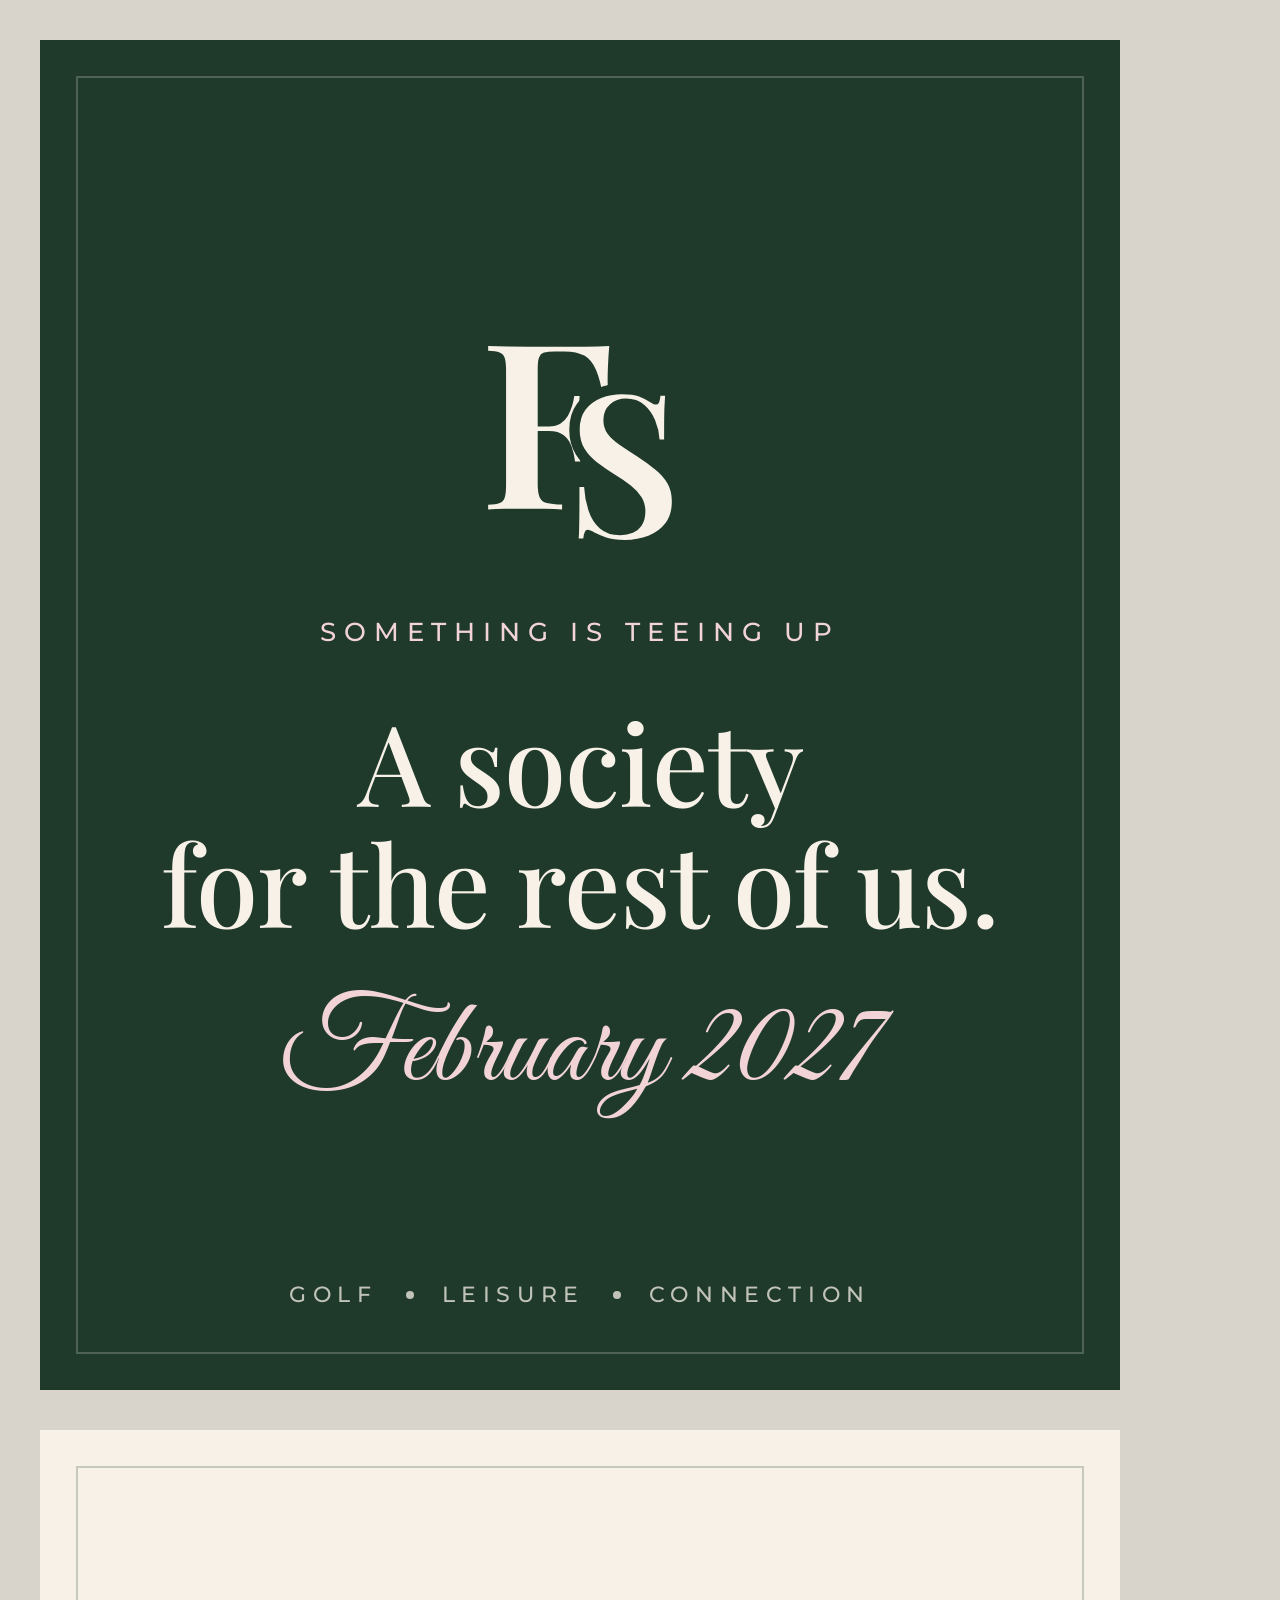
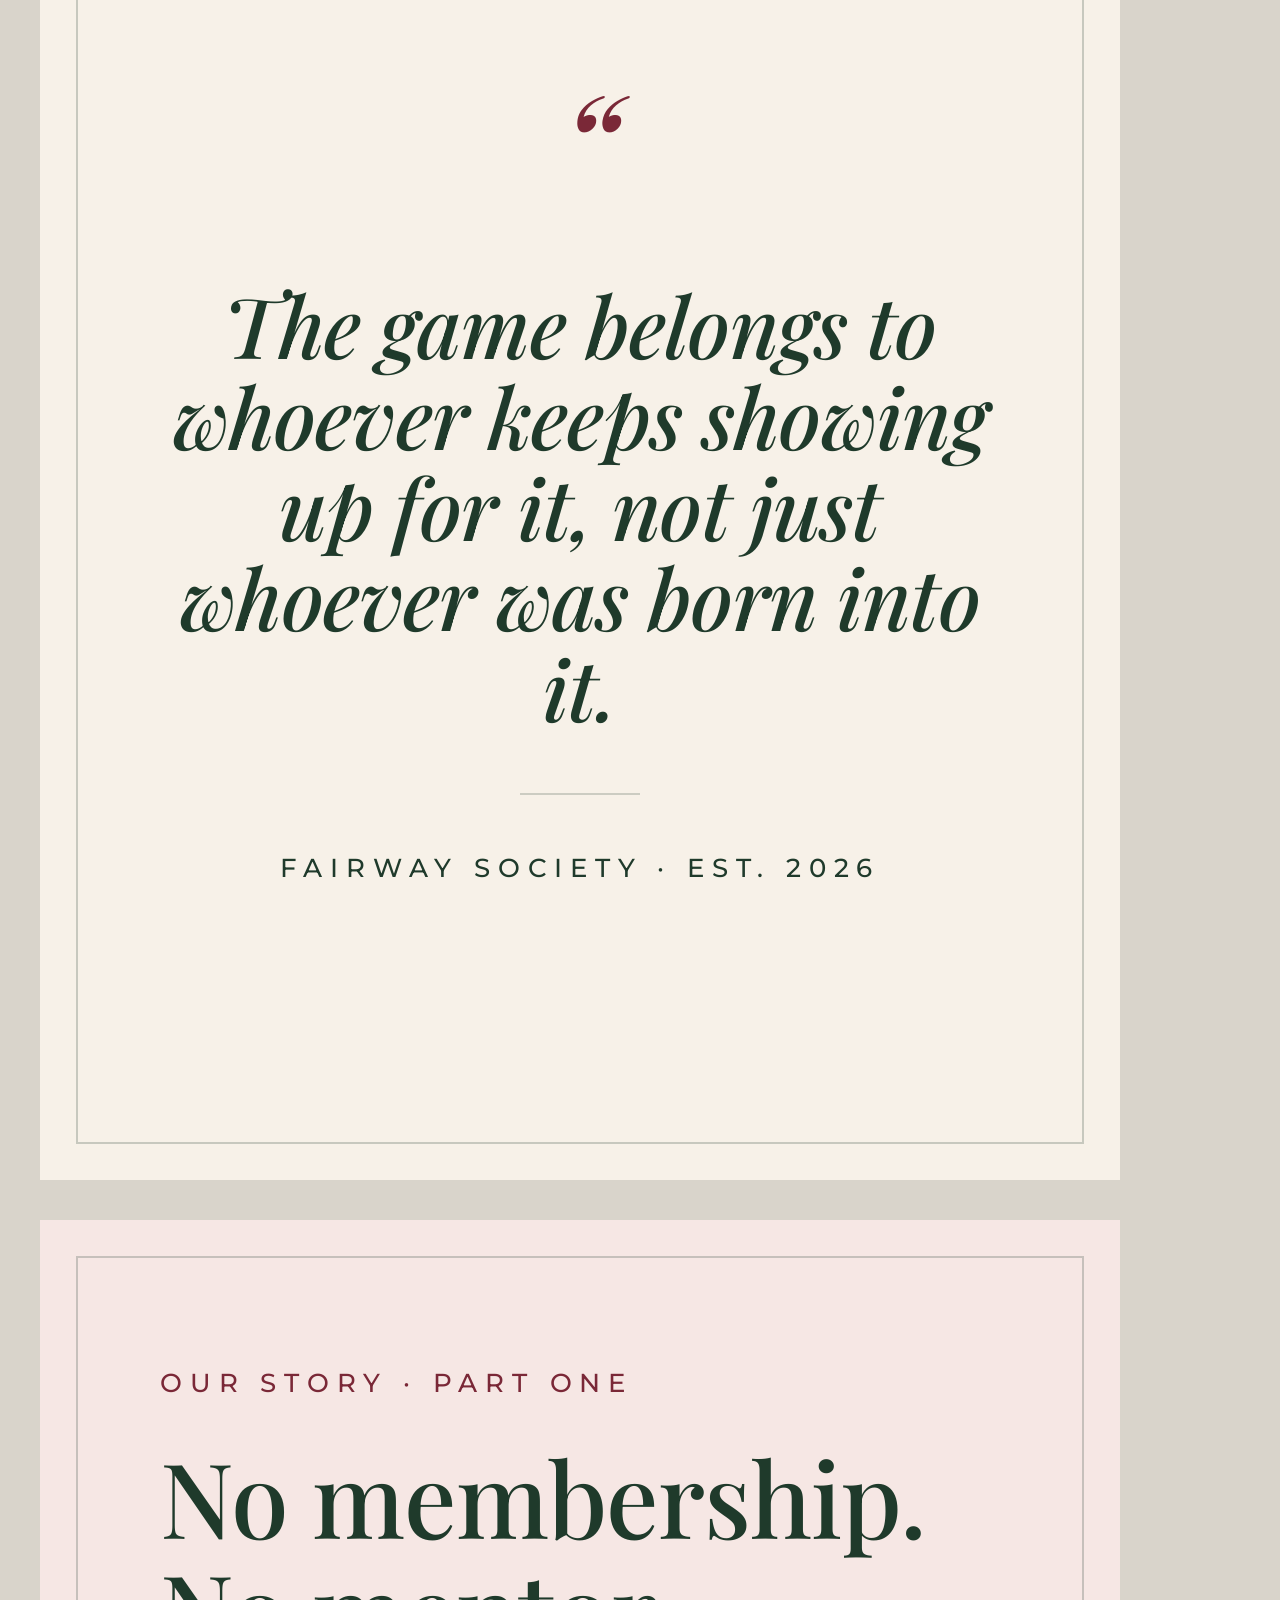
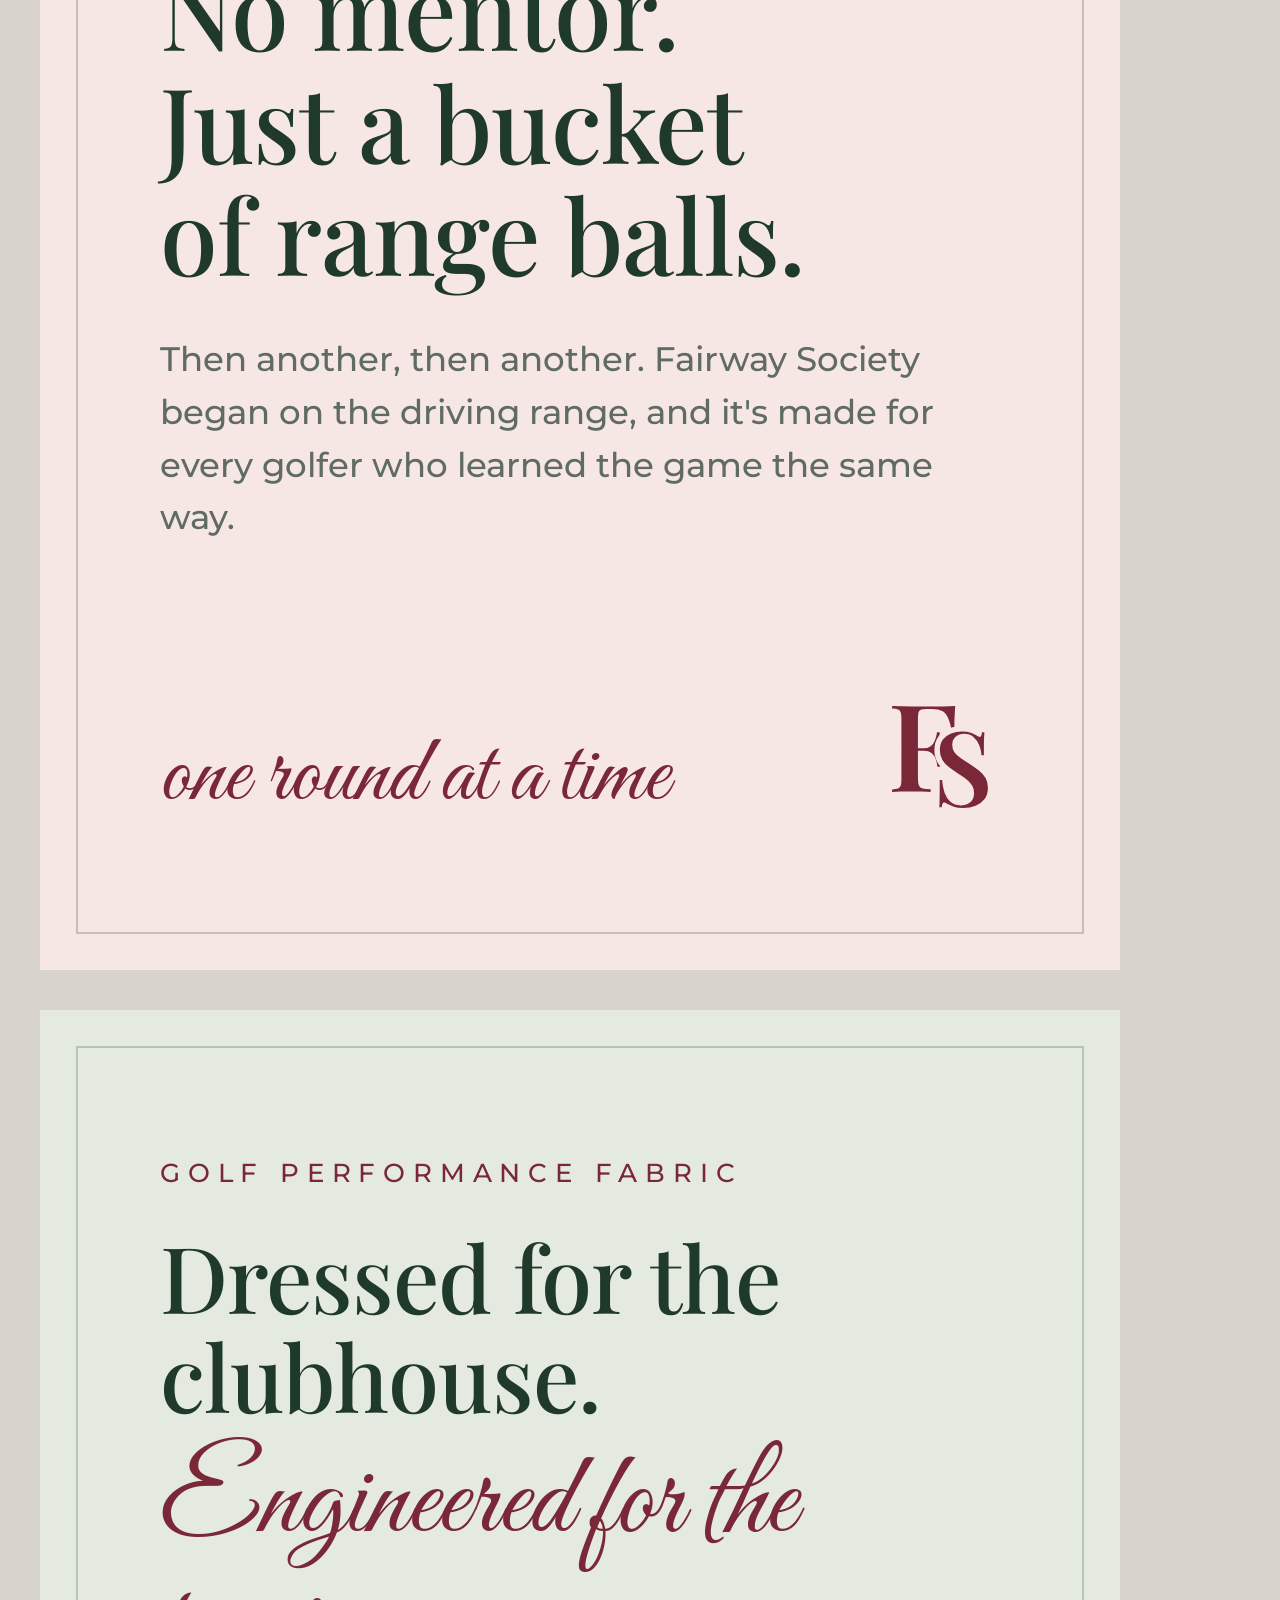
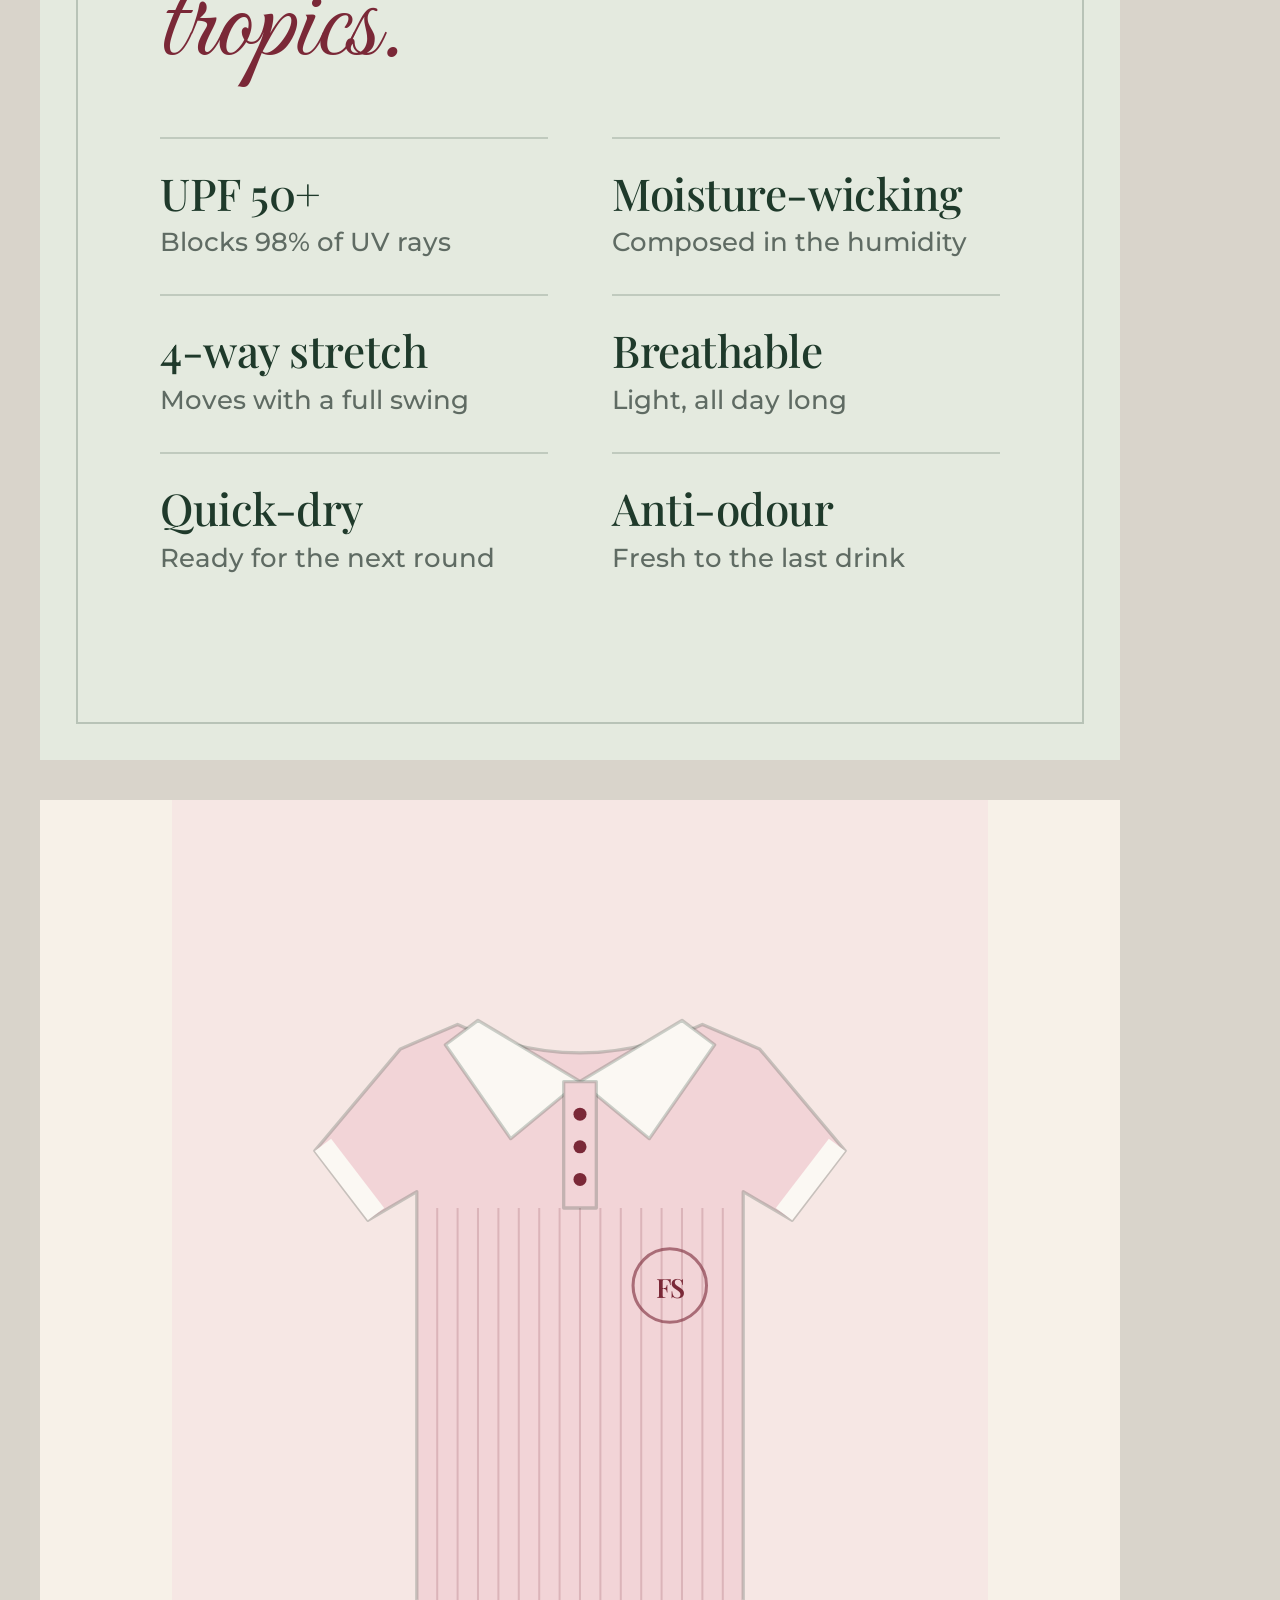
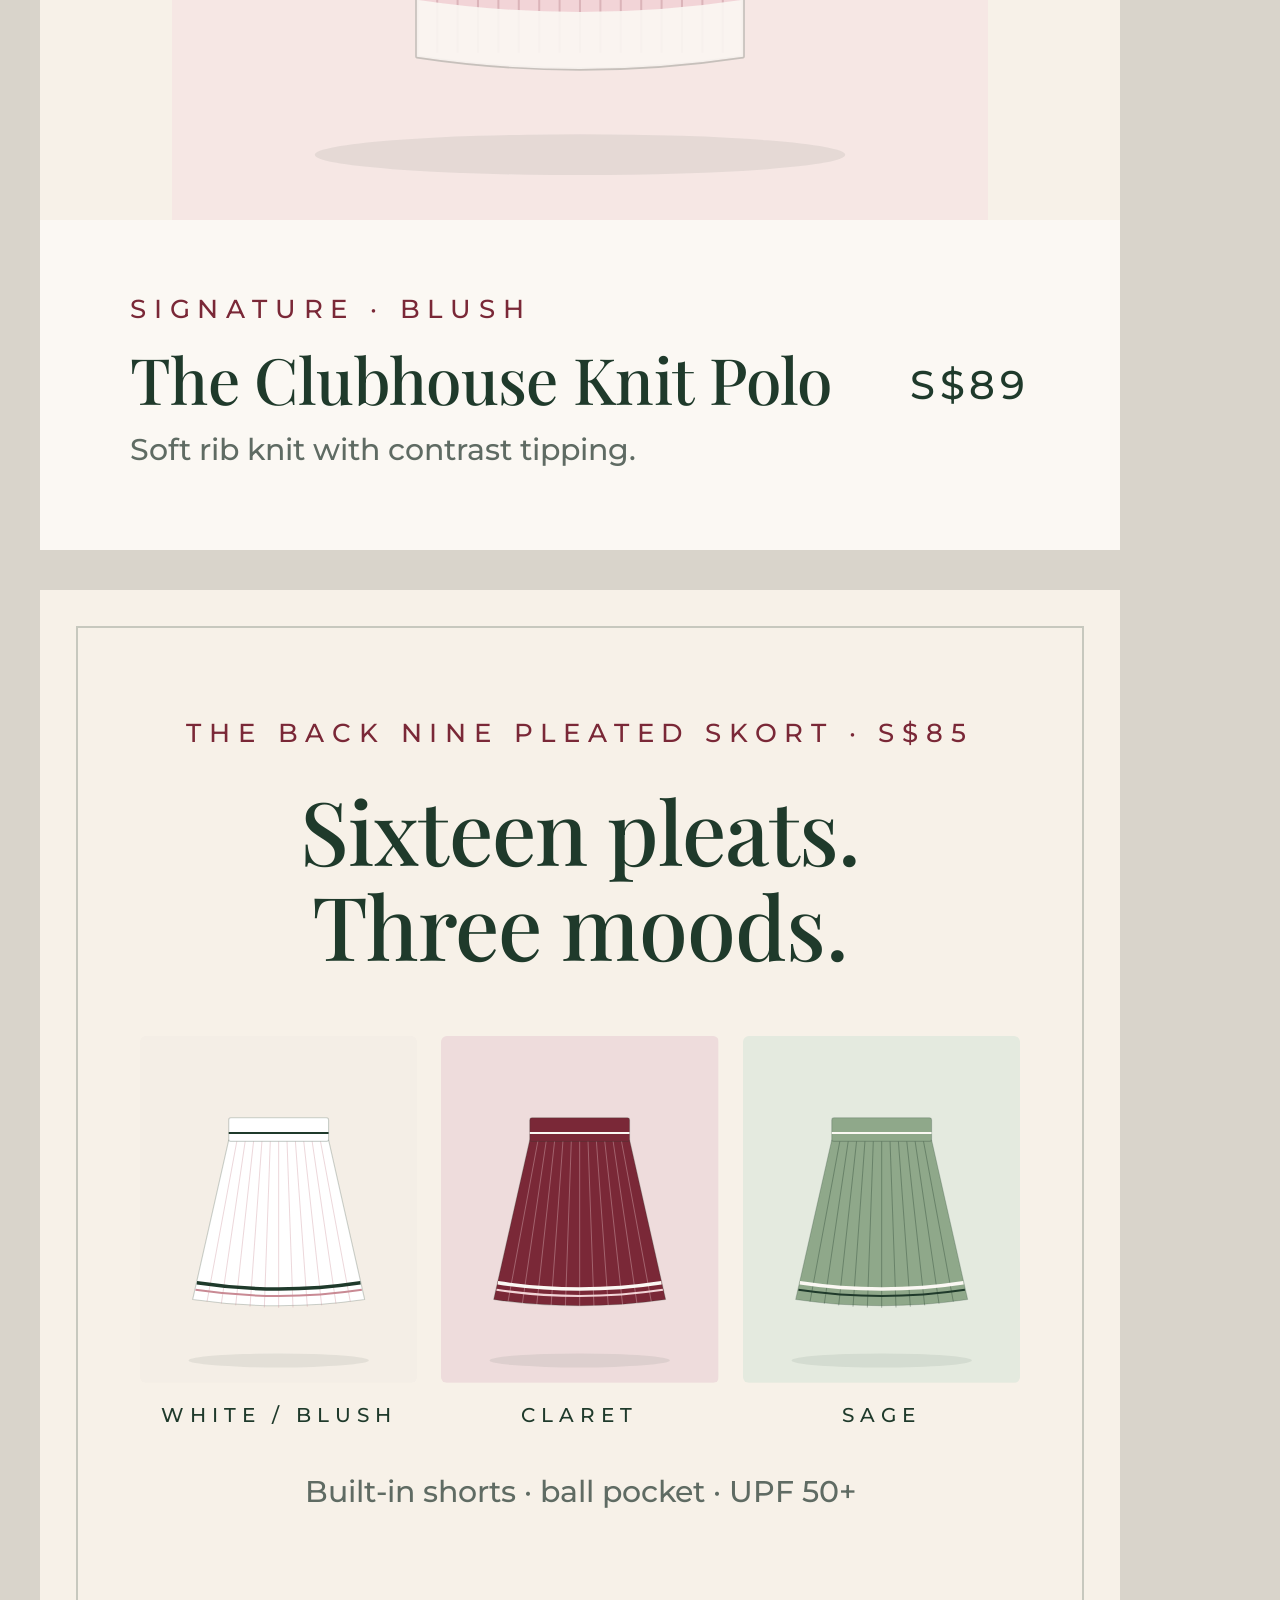
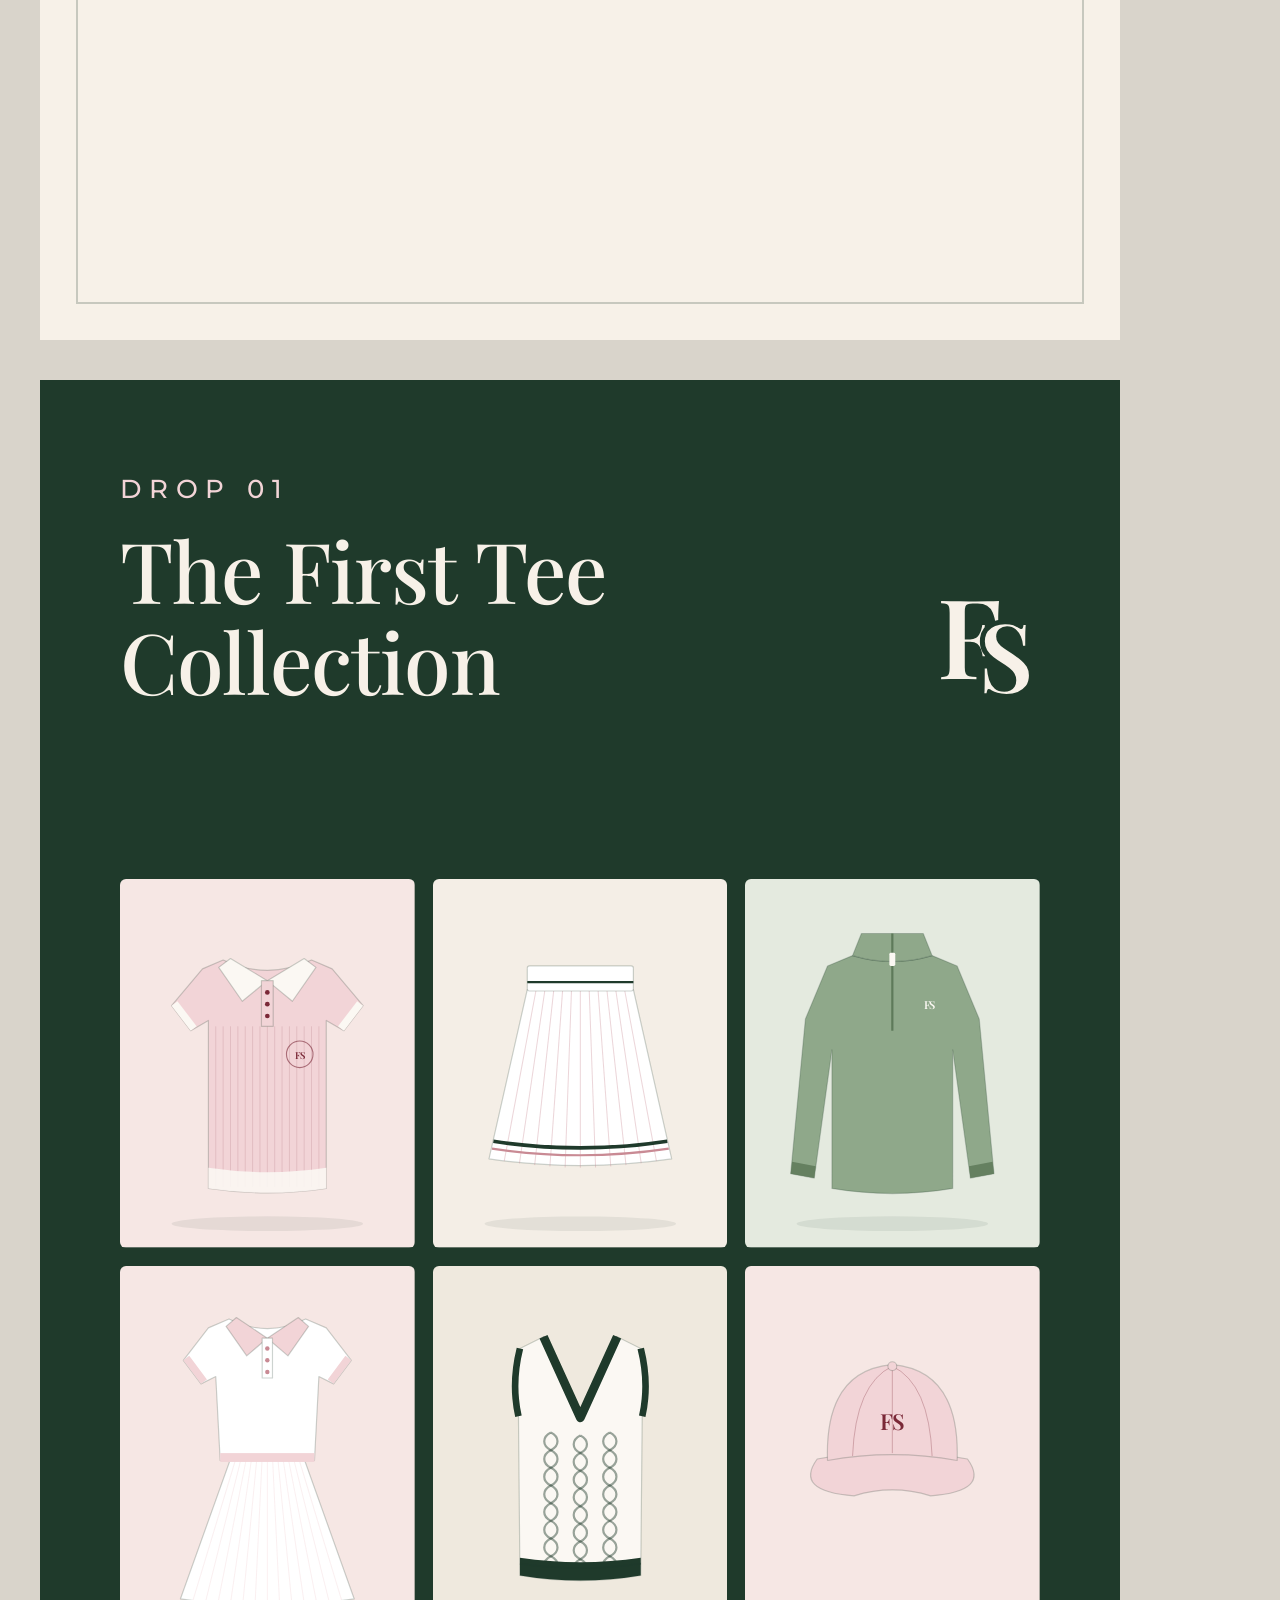
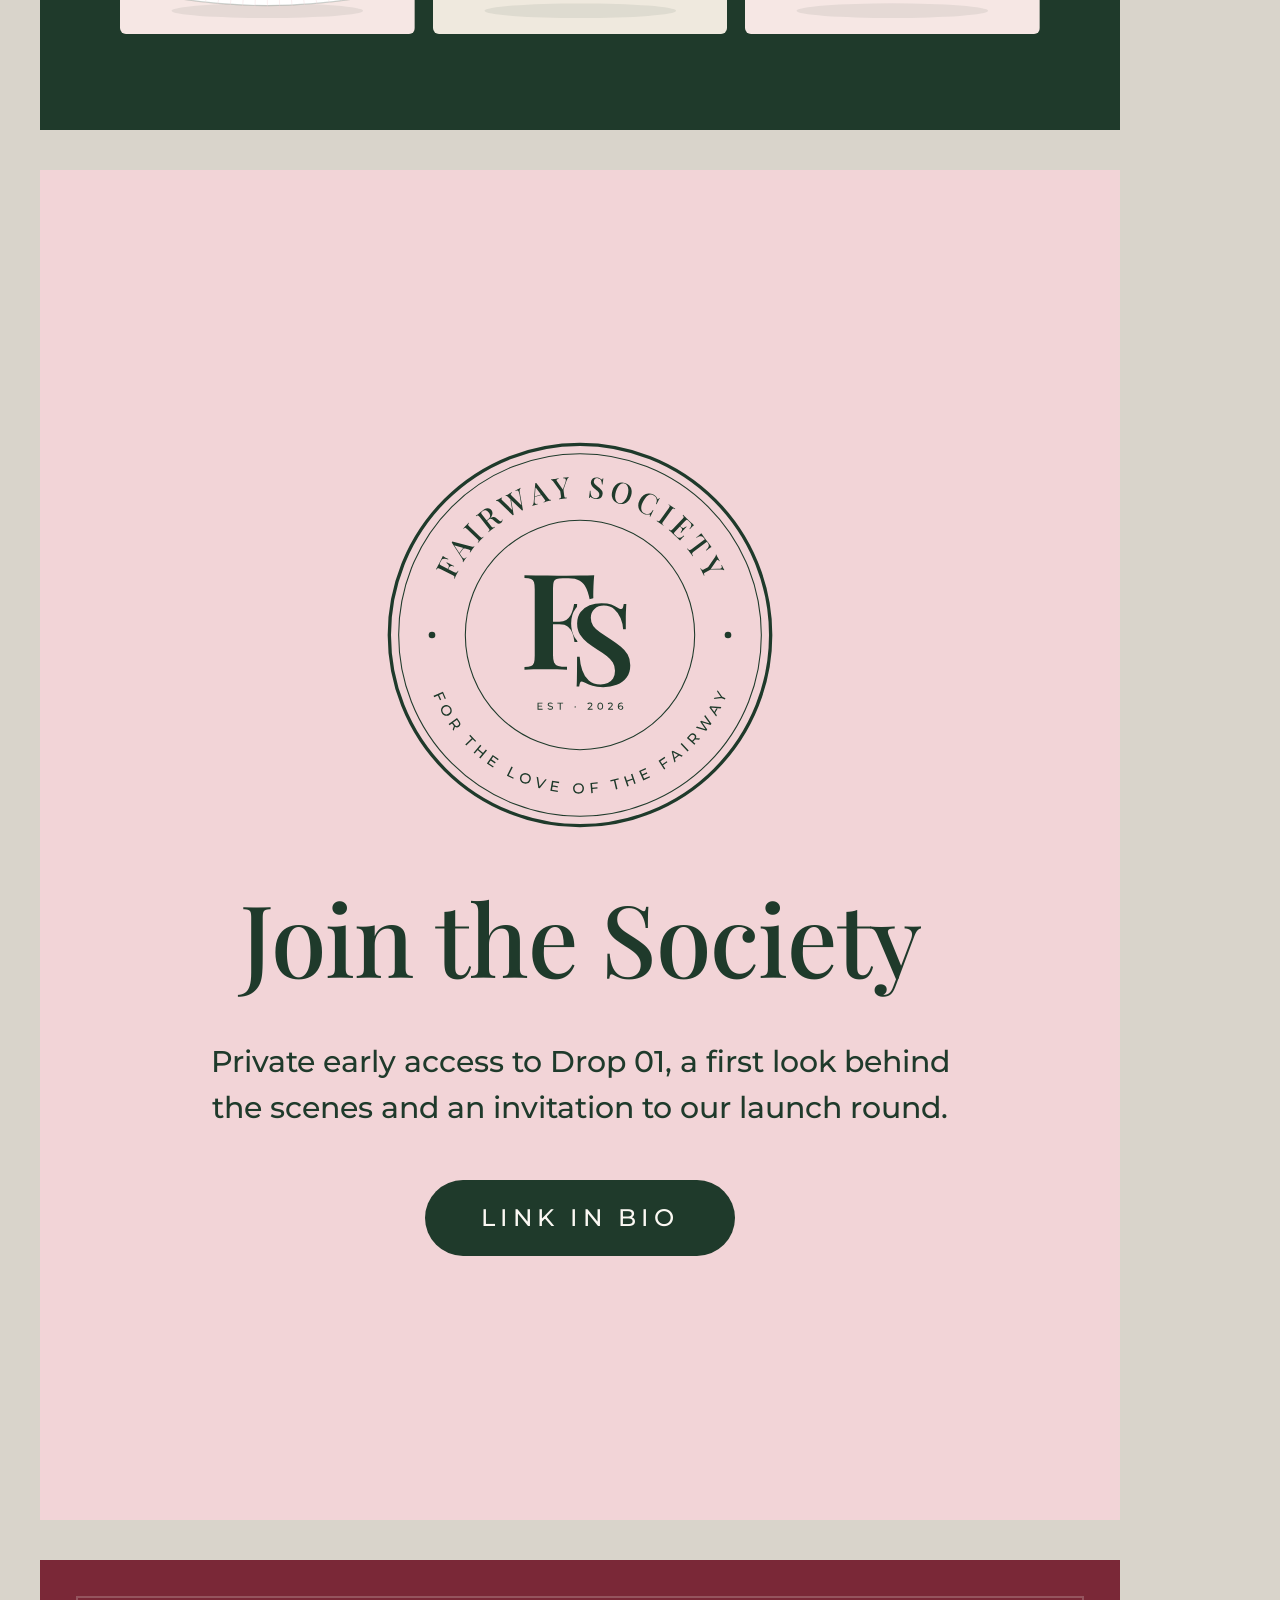
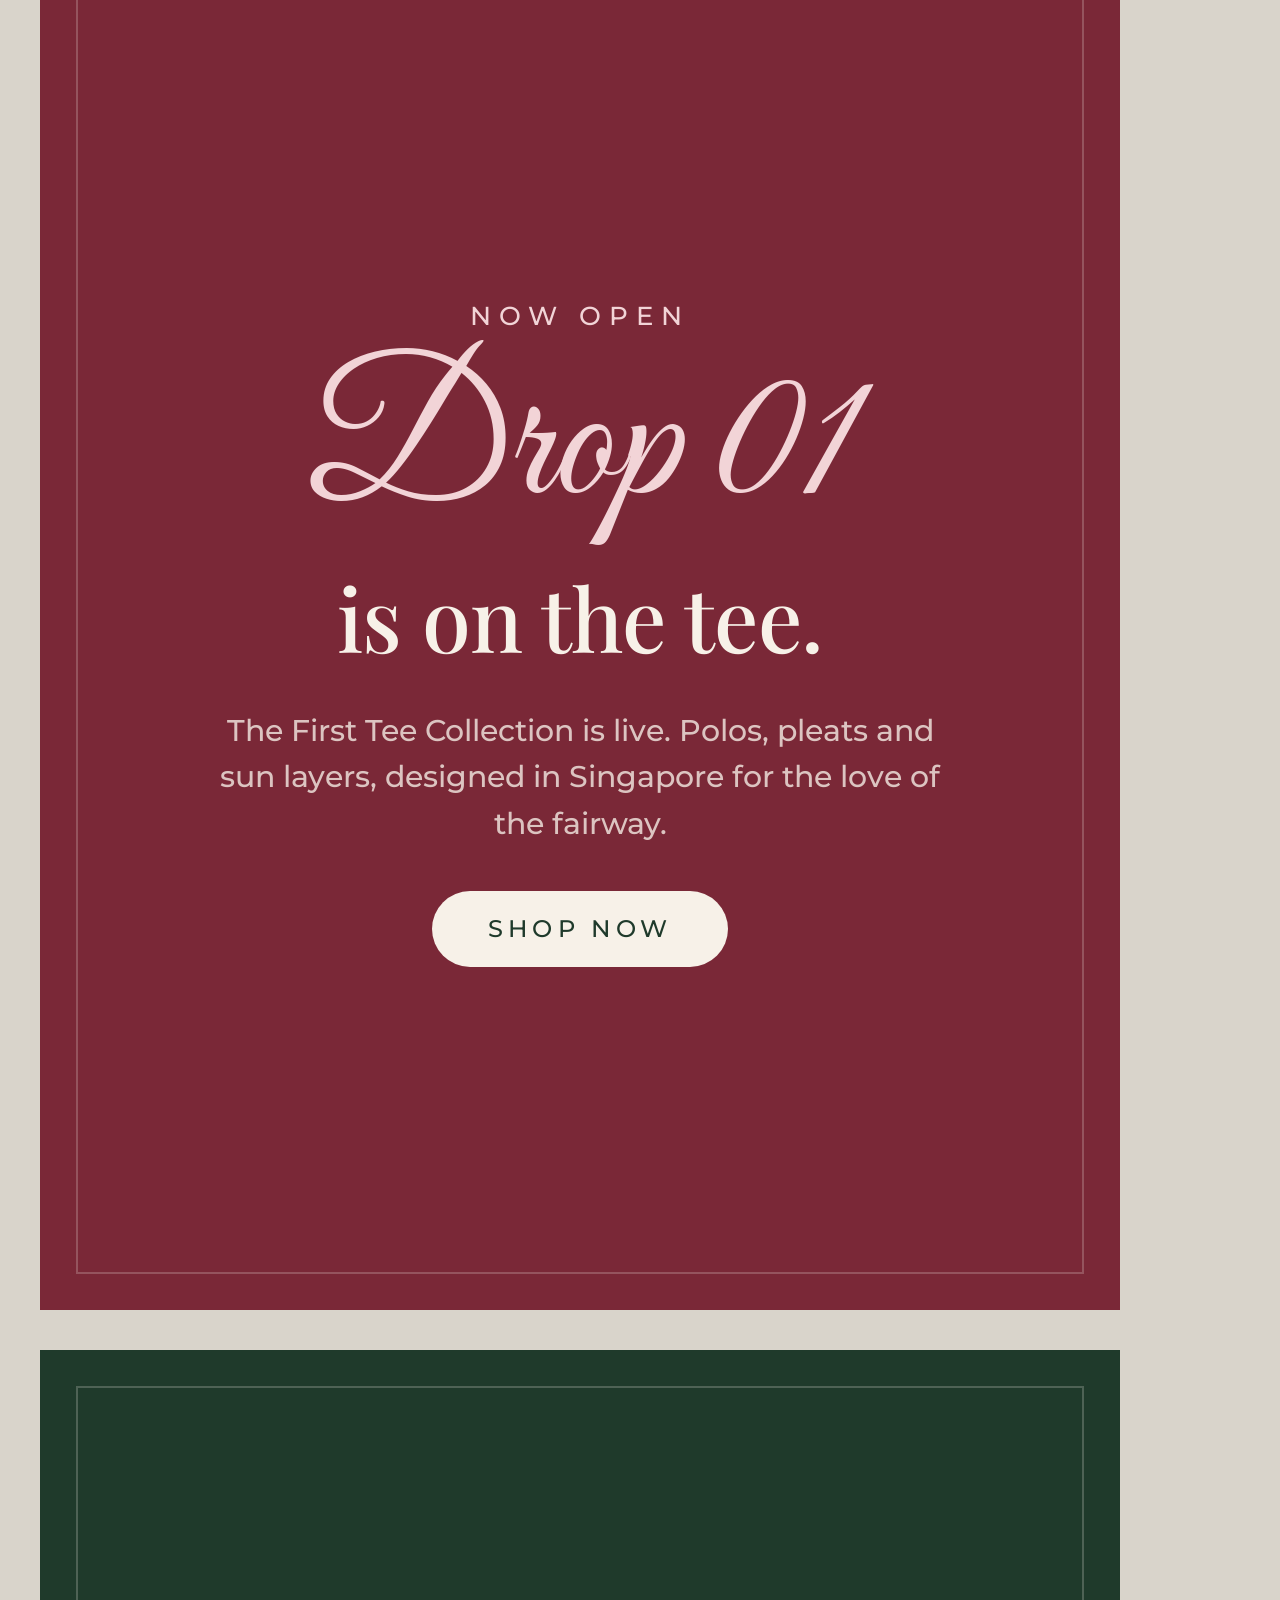
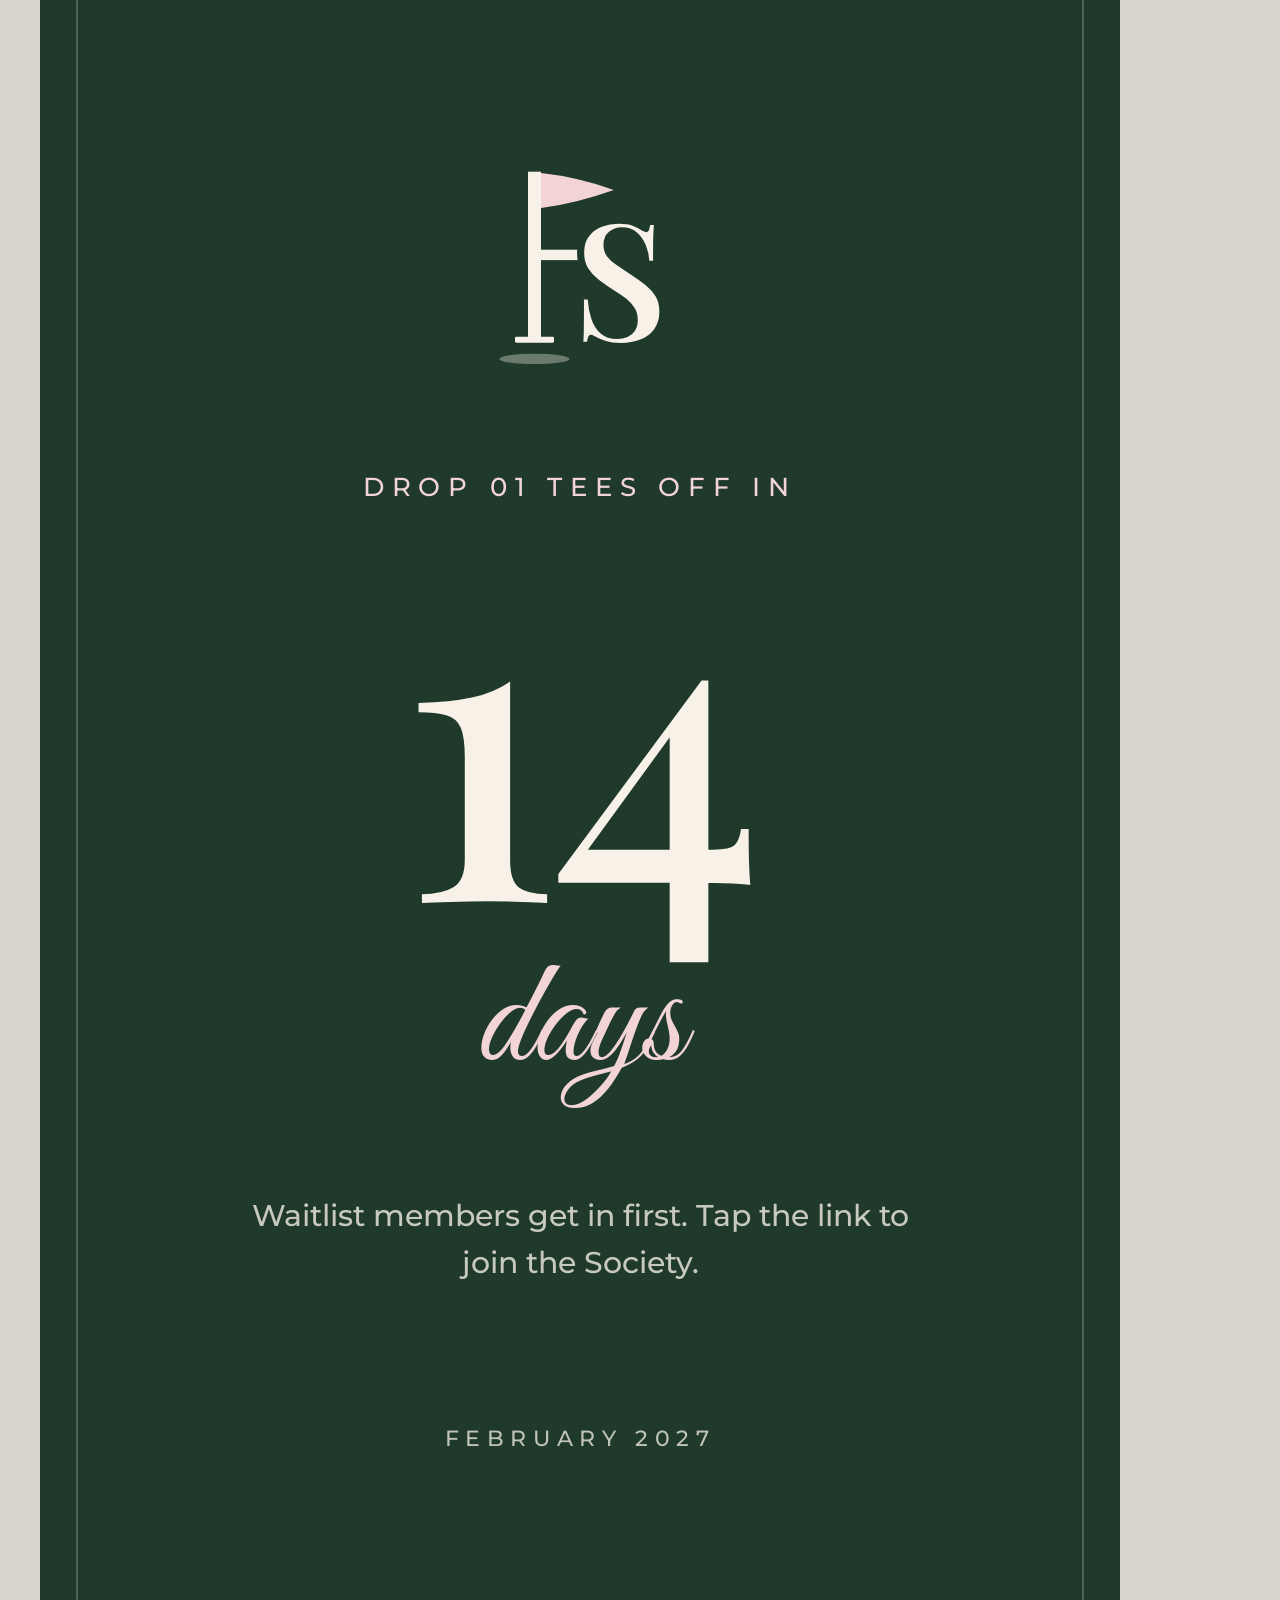
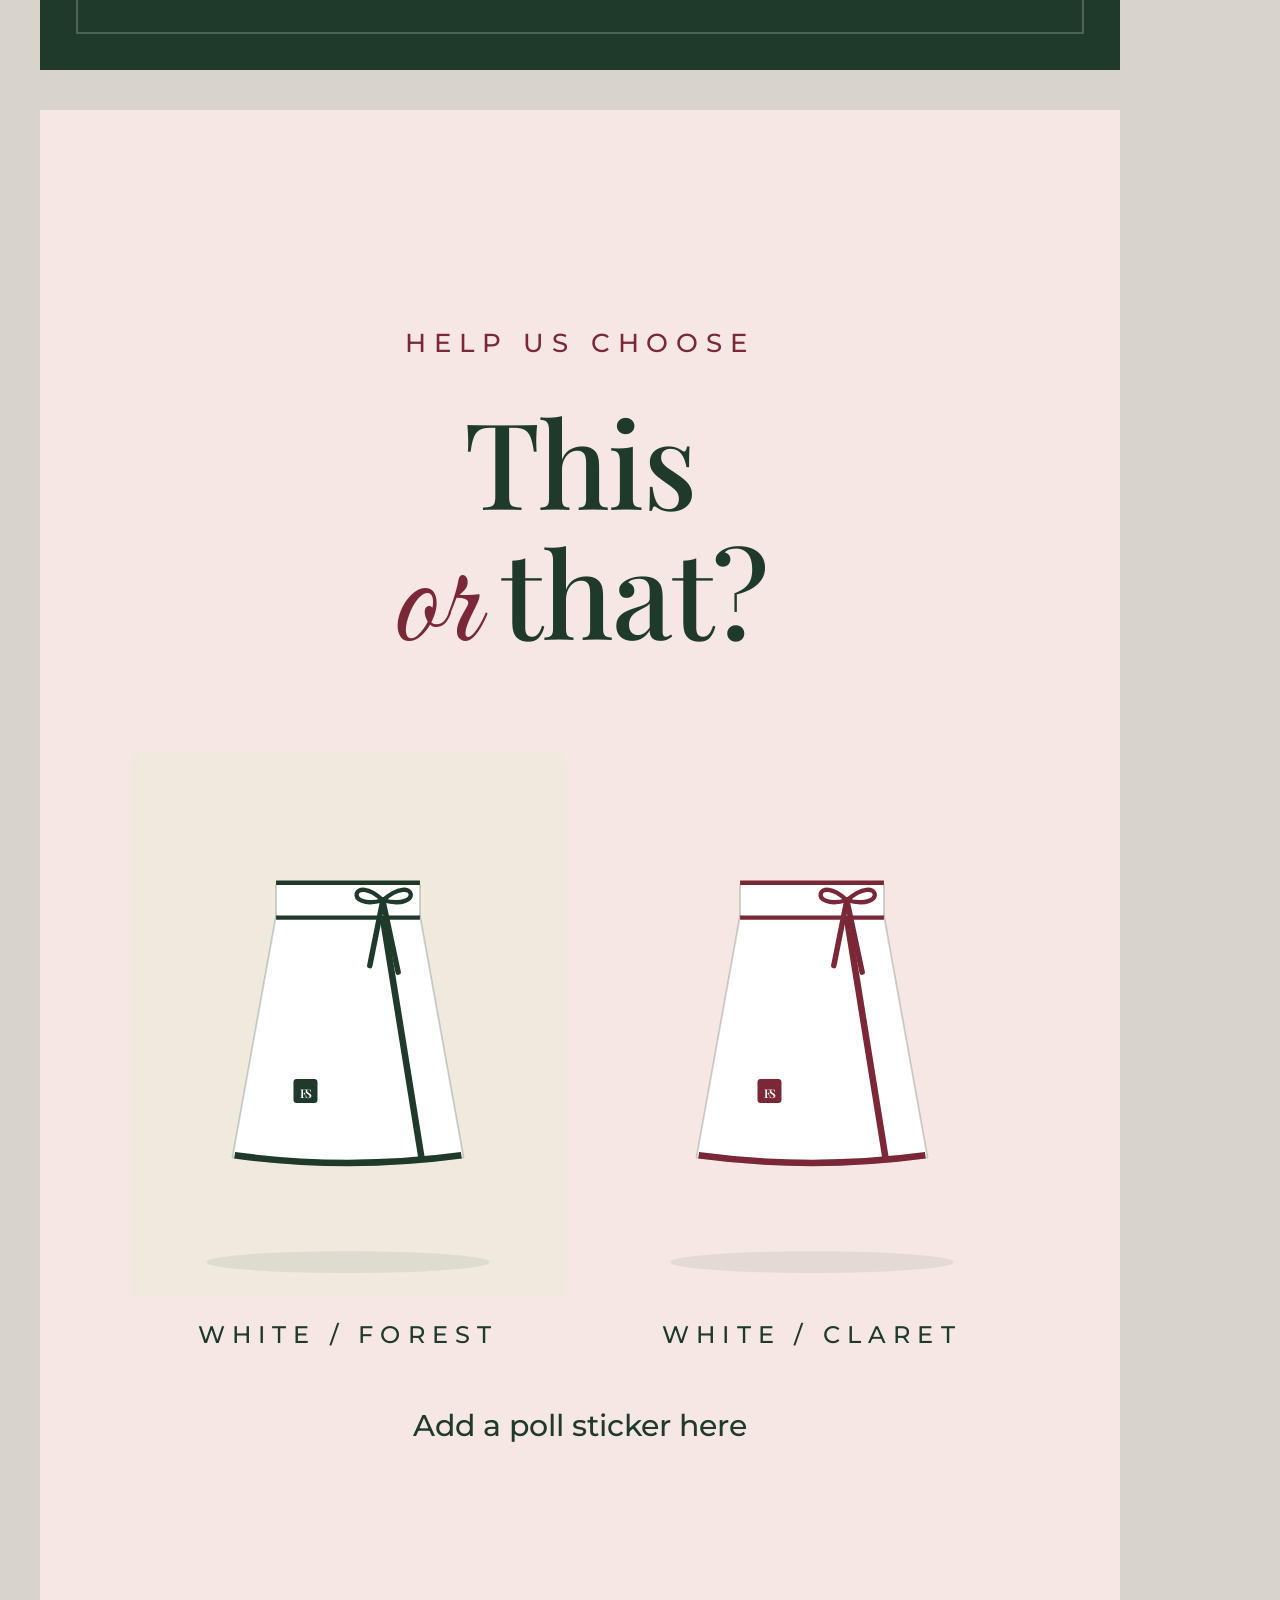
<file: marketing/kit.html>
<!doctype html>
<html lang="en">
<head>
  <meta charset="utf-8">
  <title>Marketing kit source — Fairway Society</title>
  <!--
    Source for every marketing asset. Each <section class="asset"> is drawn at its
    exact export size; tools/build_marketing.mjs screenshots them into
    marketing/png/<data-name>.png. Edit the copy here, then re-run the script.
  -->
  <link rel="preconnect" href="https://fonts.googleapis.com">
  <link rel="preconnect" href="https://fonts.gstatic.com" crossorigin>
  <link href="https://fonts.googleapis.com/css2?family=Great+Vibes&family=Montserrat:wght@400;500;600&family=Playfair+Display:ital,wght@0,500;0,600;1,500&display=swap" rel="stylesheet">
  <style>
    /* local copy so exports never fall back if the web font is slow */
    @font-face { font-family: "FS Script"; src: url("../tools/fonts/GreatVibes-Regular.ttf"); }
    @font-face { font-family: "FS Serif"; font-weight: 500; src: url("../tools/fonts/PlayfairDisplay-Medium.ttf"); }
    @font-face { font-family: "FS Serif"; font-weight: 500; font-style: italic; src: url("../tools/fonts/PlayfairDisplay-Italic.ttf"); }
    @font-face { font-family: "FS Serif"; font-weight: 600; src: url("../tools/fonts/PlayfairDisplay-SemiBold.ttf"); }
    /* garments.js draws the FS mark in "Playfair Display" */
    @font-face { font-family: "Playfair Display"; font-weight: 600; src: url("../tools/fonts/PlayfairDisplay-SemiBold.ttf"); }
    /* only the Medium cut is bundled, so every sans weight renders from it */
    @font-face { font-family: "FS Sans"; font-weight: 100 900; src: url("../tools/fonts/Montserrat-Medium.ttf"); }
    :root {
      --forest: #1f3a2b; --forest-2: #2c4f3b; --sage: #8fa88a; --sage-soft: #e4eadf;
      --cream: #f7f1e8; --ivory: #fbf8f3; --blush: #f2d4d7; --blush-soft: #f6e7e4;
      --rose: #c98a94; --claret: #7a2837; --ink: #1f2a24; --muted: #5f6b63;
      --serif: "FS Serif", "Playfair Display", Georgia, serif;
      --sans: "FS Sans", "Montserrat", system-ui, sans-serif;
      --script: "FS Script", "Great Vibes", cursive;
    }
    * { box-sizing: border-box; }
    body { margin: 0; padding: 40px; background: #d9d4cb; display: flex; flex-wrap: wrap; gap: 40px; align-items: flex-start; font-family: var(--sans); color: var(--ink); -webkit-font-smoothing: antialiased; }
    img, svg { display: block; }
    h1, h2, h3, p { margin: 0; }

    .asset { position: relative; overflow: hidden; flex: none; background: var(--cream); }
    .feed { width: 1080px; height: 1350px; }
    .story { width: 1080px; height: 1920px; }
    .email { width: 1200px; height: 600px; }
    .poster { width: 1748px; height: 2480px; }
    .card { width: 1200px; height: 1680px; }
    .tag { width: 700px; height: 1400px; }

    .forest { background: var(--forest); color: var(--cream); }
    .blush { background: var(--blush); }
    .blush-soft { background: var(--blush-soft); }
    .sage-soft { background: var(--sage-soft); }
    .claret { background: var(--claret); color: var(--cream); }

    .eyebrow { font: 500 26px/1 var(--sans); letter-spacing: .3em; text-transform: uppercase; color: var(--claret); }
    .forest .eyebrow, .claret .eyebrow { color: var(--blush); }
    .serif { font-family: var(--serif); font-weight: 500; color: var(--forest); line-height: 1.08; letter-spacing: -.01em; }
    .forest .serif, .claret .serif { color: var(--cream); }
    .script { font-family: var(--script); color: var(--claret); line-height: .9; font-weight: 400; }
    .forest .script, .claret .script { color: var(--blush); }
    .body { font: 400 30px/1.55 var(--sans); color: var(--muted); }
    .forest .body, .claret .body { color: rgba(247, 241, 232, .78); }
    .pill { display: inline-block; border-radius: 999px; padding: 26px 56px; font: 600 24px/1 var(--sans); letter-spacing: .22em; text-transform: uppercase; background: var(--forest); color: var(--ivory); }
    .forest .pill, .claret .pill { background: var(--cream); color: var(--forest); }
    .rule { height: 2px; background: currentColor; opacity: .2; }

    /* inset hairline frame, like a clubhouse card */
    .frame::before { content: ""; position: absolute; inset: 36px; border: 2px solid currentColor; opacity: .22; pointer-events: none; z-index: 2; }
    .frame.forest::before, .frame.claret::before { color: var(--cream); }
    .frame { color: var(--forest); }
    .forest.frame, .claret.frame { color: var(--cream); }

    .center-stack { position: absolute; inset: 0; display: flex; flex-direction: column; align-items: center; justify-content: center; text-align: center; }
    .foot { position: absolute; left: 0; right: 0; bottom: 84px; display: flex; justify-content: center; align-items: center; gap: 28px; font: 500 22px/1 var(--sans); letter-spacing: .3em; text-transform: uppercase; opacity: .75; }
    .foot i { width: 8px; height: 8px; border-radius: 50%; background: currentColor; display: block; }
    .garment svg { width: 100%; height: 100%; }
    .garment { border-radius: 6px; overflow: hidden; }
    .price { font: 500 30px/1 var(--sans); letter-spacing: .12em; color: var(--forest); }

    /* stripes echo the polo tipping */
    .tipping { display: flex; flex-direction: column; gap: 10px; }
    .tipping span { height: 10px; display: block; }
  </style>
</head>
<body>

  <!-- ============================================================ FEED 4:5 -->

  <!-- 1. Teaser: first post, January 2027 -->
  <section class="asset feed forest frame" data-name="ig-01-teaser">
    <div class="center-stack" style="gap:56px">
      <img src="../brand/monogram-cream.svg" alt="" style="width:230px">
      <p class="eyebrow">Something is teeing up</p>
      <h1 class="serif" style="font-size:112px">A society<br>for the rest of us.</h1>
      <p class="script" style="font-size:120px">February 2027</p>
    </div>
    <div class="foot"><span>Golf</span><i></i><span>Leisure</span><i></i><span>Connection</span></div>
  </section>

  <!-- 2. Manifesto quote -->
  <section class="asset feed frame" data-name="ig-02-manifesto">
    <div class="center-stack" style="padding:0 130px;gap:60px">
      <p class="script" style="font-size:210px;line-height:.5;height:90px">“</p>
      <h1 class="serif" style="font-size:84px;font-style:italic">The game belongs to whoever keeps showing up for it, not just whoever was born into it.</h1>
      <div style="width:120px" class="rule"></div>
      <p class="eyebrow" style="color:var(--forest)">Fairway Society · Est. 2026</p>
    </div>
  </section>

  <!-- 3. Origin story -->
  <section class="asset feed blush-soft frame" data-name="ig-03-origin">
    <div style="position:absolute;inset:0;padding:150px 120px;display:flex;flex-direction:column;gap:44px">
      <p class="eyebrow">Our story · Part one</p>
      <h1 class="serif" style="font-size:104px">No membership.<br>No mentor.<br>Just a bucket<br>of range balls.</h1>
      <p class="body" style="font-size:34px;max-width:780px">Then another, then another. Fairway Society began on the driving range, and it's made for every golfer who learned the game the same way.</p>
      <div style="margin-top:auto;display:flex;align-items:end;justify-content:space-between">
        <p class="script" style="font-size:96px">one round at a time</p>
        <img src="../brand/monogram-claret.svg" alt="" style="width:120px">
      </div>
    </div>
  </section>

  <!-- 4. Fabric technology -->
  <section class="asset feed sage-soft frame" data-name="ig-04-fabric">
    <div style="position:absolute;inset:0;padding:150px 120px;display:flex;flex-direction:column">
      <p class="eyebrow">Golf performance fabric</p>
      <h1 class="serif" style="font-size:92px;margin-top:40px">Dressed for the clubhouse.</h1>
      <p class="script" style="font-size:118px;line-height:1.05;margin-top:18px">Engineered for the tropics.</p>
      <div id="fabric-list" style="margin-top:auto;display:grid;grid-template-columns:1fr 1fr;gap:0 64px"></div>
    </div>
  </section>

  <!-- 5. Product spotlight: knit polo -->
  <section class="asset feed" data-name="ig-05-knit-polo" data-product="clubhouse-knit-polo" data-color="0">
    <div class="garment" data-slot style="position:absolute;inset:0 0 330px 0;border-radius:0"></div>
    <div style="position:absolute;left:0;right:0;bottom:0;height:330px;background:var(--ivory);padding:64px 90px;display:flex;justify-content:space-between;align-items:center;gap:40px">
      <div>
        <p class="eyebrow" data-badge></p>
        <h2 class="serif" data-pname style="font-size:64px;margin-top:22px"></h2>
        <p class="body" data-blurb style="margin-top:14px"></p>
      </div>
      <p class="price" data-price style="font-size:40px;white-space:nowrap"></p>
    </div>
  </section>

  <!-- 6. Product spotlight: pleated skort, three colourways -->
  <section class="asset feed frame" data-name="ig-06-skort-colourways">
    <div style="position:absolute;inset:0;padding:130px 100px;display:flex;flex-direction:column;align-items:center;text-align:center">
      <p class="eyebrow">The Back Nine Pleated Skort · S$85</p>
      <h2 class="serif" style="font-size:88px;margin-top:36px">Sixteen pleats.<br>Three moods.</h2>
      <div id="skort-trio" style="display:grid;grid-template-columns:repeat(3,1fr);gap:24px;margin-top:64px;width:100%"></div>
      <p class="body" style="margin-top:44px">Built-in shorts · ball pocket · UPF 50+</p>
    </div>
  </section>

  <!-- 7. The collection grid -->
  <section class="asset feed forest" data-name="ig-07-collection">
    <div style="position:absolute;inset:0;padding:96px 80px;display:flex;flex-direction:column">
      <div style="display:flex;justify-content:space-between;align-items:end">
        <div>
          <p class="eyebrow">Drop 01</p>
          <h2 class="serif" style="font-size:84px;margin-top:22px">The First Tee<br>Collection</h2>
        </div>
        <img src="../brand/monogram-cream.svg" alt="" style="width:110px">
      </div>
      <div id="collection-grid" style="display:grid;grid-template-columns:repeat(3,1fr);gap:18px;margin-top:auto"></div>
    </div>
  </section>

  <!-- 8. Waitlist call to action -->
  <section class="asset feed blush" data-name="ig-08-waitlist">
    <div class="center-stack" style="gap:48px;padding:0 120px">
      <img src="../brand/badge-forest.svg" alt="" style="width:400px">
      <h1 class="serif" style="font-size:100px">Join the Society</h1>
      <p class="body" style="color:var(--forest);max-width:760px">Private early access to Drop 01, a first look behind the scenes and an invitation to our launch round.</p>
      <span class="pill">Link in bio</span>
    </div>
  </section>

  <!-- 9. Launch day -->
  <section class="asset feed claret frame" data-name="ig-09-launch">
    <div class="center-stack" style="gap:44px;padding:0 110px">
      <p class="eyebrow">Now open</p>
      <p class="script" style="font-size:190px;line-height:.8">Drop 01</p>
      <h1 class="serif" style="font-size:88px">is on the tee.</h1>
      <p class="body" style="max-width:740px">The First Tee Collection is live. Polos, pleats and sun layers, designed in Singapore for the love of the fairway.</p>
      <span class="pill">Shop now</span>
    </div>
  </section>

  <!-- ============================================================ STORIES 9:16 -->

  <!-- 10. Countdown -->
  <section class="asset story forest frame" data-name="story-01-countdown">
    <div class="center-stack" style="gap:40px">
      <img src="../brand/monogram-flag-cream.svg" alt="" style="width:260px">
      <p class="eyebrow" style="margin-top:40px">Drop 01 tees off in</p>
      <p class="serif" style="font-size:420px;line-height:.9">14</p>
      <p class="script" style="font-size:150px">days</p>
      <p class="body" style="margin-top:60px;max-width:700px">Waitlist members get in first. Tap the link to join the Society.</p>
    </div>
    <div class="foot" style="bottom:220px"><span>February 2027</span></div>
  </section>

  <!-- 11. This or that poll -->
  <section class="asset story blush-soft" data-name="story-02-this-or-that">
    <div style="position:absolute;inset:0;padding:220px 90px;display:flex;flex-direction:column;align-items:center;text-align:center">
      <p class="eyebrow">Help us choose</p>
      <h1 class="serif" style="font-size:120px;margin-top:40px">This<br><span class="script" style="font-size:1.2em">or</span> that?</h1>
      <div id="poll-pair" style="display:grid;grid-template-columns:1fr 1fr;gap:28px;width:100%;margin-top:80px"></div>
      <p class="body" style="margin-top:56px;color:var(--forest)">Add a poll sticker here</p>
    </div>
  </section>

  <!-- 12. Waitlist story -->
  <section class="asset story blush" data-name="story-03-waitlist">
    <div class="center-stack" style="gap:56px;padding:0 110px">
      <img src="../brand/stacked-claret.svg" alt="" style="width:720px">
      <div style="width:140px;color:var(--claret)" class="rule"></div>
      <p class="serif" style="font-size:84px">You don't need an invitation.<br>You just need to play.</p>
      <p class="body" style="color:var(--forest)">Early access to Drop 01 opens to waitlist members first.</p>
      <span class="pill" style="background:var(--claret)">Tap to join</span>
    </div>
  </section>

  <!-- ============================================================ EMAIL -->

  <!-- 13. Welcome email header -->
  <section class="asset email forest" data-name="email-welcome-header">
    <div style="position:absolute;inset:0;display:grid;grid-template-columns:1fr 440px">
      <div style="padding:80px 70px;display:flex;flex-direction:column;justify-content:center;gap:26px">
        <img src="../brand/wordmark-simple-cream.svg" alt="" style="width:330px;margin-bottom:12px">
        <h1 class="serif" style="font-size:66px">Welcome to<br>the Society.</h1>
        <p class="body" style="font-size:22px;max-width:520px">You're on the list for private early access to Drop 01, arriving February 2027.</p>
      </div>
      <div class="garment" data-product="back-nine-pleated-skort" data-color="0" data-slot style="border-radius:0"></div>
    </div>
  </section>

  <!-- ============================================================ PRINT -->

  <!-- 14. A5 waitlist poster (150 dpi) -->
  <section class="asset poster frame" data-name="print-a5-poster">
    <div style="position:absolute;inset:0;padding:190px 170px;display:flex;flex-direction:column;align-items:center;text-align:center">
      <img src="../brand/wordmark-forest.svg" alt="" style="width:1100px">
      <div id="poster-hero" style="display:grid;grid-template-columns:repeat(3,1fr);gap:28px;width:100%;margin-top:130px"></div>
      <h1 class="serif" style="font-size:150px;margin-top:130px">For the love<br>of the <span class="script" style="font-size:1.3em">Fairway</span></h1>
      <p class="body" style="font-size:44px;margin-top:60px;max-width:1200px">Refined golf apparel for the new generation of golfers. Drop 01 arrives February 2027. Join the waitlist for private early access.</p>
      <div style="margin-top:auto;display:flex;gap:40px;align-items:center;font:500 34px/1 var(--sans);letter-spacing:.3em;text-transform:uppercase;color:var(--forest)">
        <span>Designed in Singapore</span><i style="width:12px;height:12px;border-radius:50%;background:var(--claret);display:block"></i><span>UPF 50+</span>
      </div>
    </div>
  </section>

  <!-- 15. Thank-you card, packed with every order (5 × 7 in) -->
  <section class="asset card blush-soft frame" data-name="print-thank-you-card">
    <div class="center-stack" style="gap:56px;padding:0 150px">
      <img src="../brand/monogram-crest-forest.svg" alt="" style="width:260px">
      <p class="script" style="font-size:150px">Welcome to the Society</p>
      <p class="body" style="font-size:36px;color:var(--ink)">Thank you for being one of the first. Every piece in Drop 01 was made for the golfer who keeps showing up: the range regular, the public-course early riser, the one who's quietly getting better.</p>
      <p class="body" style="font-size:36px;color:var(--ink)">We'd love to see you out there. Tag us in your first round.</p>
      <p class="script" style="font-size:110px;margin-top:20px">Cee</p>
      <p class="eyebrow" style="color:var(--forest)">Founder · Fairway Society</p>
    </div>
  </section>

  <!-- 16. Hang tag (2 × 4 in at 350 dpi), with swing-tag hole -->
  <section class="asset tag forest" data-name="print-hang-tag">
    <div style="position:absolute;top:90px;left:50%;transform:translateX(-50%);width:64px;height:64px;border-radius:50%;background:#d9d4cb;box-shadow:inset 0 0 0 6px rgba(247,241,232,.4)"></div>
    <div style="position:absolute;inset:0;padding:240px 70px 90px;display:flex;flex-direction:column;align-items:center;text-align:center">
      <img src="../brand/monogram-cream.svg" alt="" style="width:170px">
      <p class="eyebrow" style="margin-top:80px;font-size:22px">Drop 01</p>
      <p class="serif" style="font-size:58px;margin-top:24px">The First Tee<br>Collection</p>
      <div class="tipping" style="width:220px;margin-top:70px"><span style="background:var(--blush)"></span><span style="background:var(--cream)"></span><span style="background:var(--claret)"></span></div>
      <p class="script" style="font-size:78px;margin-top:auto">For the love<br>of the fairway</p>
      <p style="font:500 18px/1 var(--sans);letter-spacing:.3em;text-transform:uppercase;margin-top:60px;opacity:.7">Designed in Singapore</p>
    </div>
  </section>

  <script src="../assets/js/garments.js"></script>
  <script src="../assets/js/products.js"></script>
  <script>
    const art = (id, c = 0, bg) => {
      const p = getProduct(id);
      const cw = p.colors[c];
      return garmentSVG(p.type, cw, bg === undefined ? cw.bg : bg);
    };
    const tile = (id, c, extra = "") =>
      `<div class="garment" style="aspect-ratio:4/5;${extra}">${art(id, c)}</div>`;

    // product spotlights driven by products.js, so prices and names stay in sync
    document.querySelectorAll("[data-product]").forEach((el) => {
      const p = getProduct(el.dataset.product);
      const c = Number(el.dataset.color || 0);
      const slot = el.hasAttribute("data-slot") ? el : el.querySelector("[data-slot]");
      slot.innerHTML = art(p.id, c);
      const set = (k, v) => { const n = el.querySelector(`[data-${k}]`); if (n) n.textContent = v; };
      set("pname", p.name);
      set("blurb", p.blurb);
      set("price", `S$${p.price}`);
      set("badge", p.badge ? `${p.badge} · ${p.colors[c].name}` : p.colors[c].name);
    });

    const skort = getProduct("back-nine-pleated-skort");
    document.getElementById("skort-trio").innerHTML = skort.colors
      .map((cw, i) => `<div>${tile(skort.id, i)}<p class="eyebrow" style="color:var(--forest);font-size:20px;margin-top:22px">${cw.name}</p></div>`)
      .join("");

    document.getElementById("collection-grid").innerHTML = [
      ["clubhouse-knit-polo", 0], ["back-nine-pleated-skort", 0], ["dawn-patrol-quarter-zip", 1],
      ["members-polo-dress", 0], ["range-day-cable-vest", 0], ["society-cap", 2],
    ].map(([id, c]) => tile(id, c)).join("");

    document.getElementById("poll-pair").innerHTML = [["scorecard-wrap-skort", 0], ["scorecard-wrap-skort", 1]]
      .map(([id, c]) => `<div>${tile(id, c, "border-radius:10px")}<p class="eyebrow" style="color:var(--forest);font-size:24px;margin-top:26px">${getProduct(id).colors[c].name}</p></div>`)
      .join("");

    document.getElementById("poster-hero").innerHTML = [
      ["clubhouse-knit-polo", 0], ["back-nine-pleated-skort", 1], ["dawn-patrol-quarter-zip", 0],
    ].map(([id, c]) => tile(id, c)).join("");

    document.getElementById("fabric-list").innerHTML = [
      ["UPF 50+", "Blocks 98% of UV rays"], ["Moisture-wicking", "Composed in the humidity"],
      ["4-way stretch", "Moves with a full swing"], ["Breathable", "Light, all day long"],
      ["Quick-dry", "Ready for the next round"], ["Anti-odour", "Fresh to the last drink"],
    ].map(([h, s]) => `<div style="border-top:2px solid rgba(31,58,43,.18);padding:30px 0 32px">
        <p class="serif" style="font-size:44px">${h}</p><p class="body" style="font-size:26px;margin-top:6px">${s}</p></div>`).join("");

    Promise.all(['100px "FS Script"', '500 40px "FS Serif"', 'italic 500 40px "FS Serif"', '600 40px "FS Serif"', '500 20px "FS Sans"'].map((f) => document.fonts.load(f)))
      .then(() => document.fonts.ready).then(() => document.body.setAttribute("data-ready", ""));
  </script>
</body>
</html>
</file>
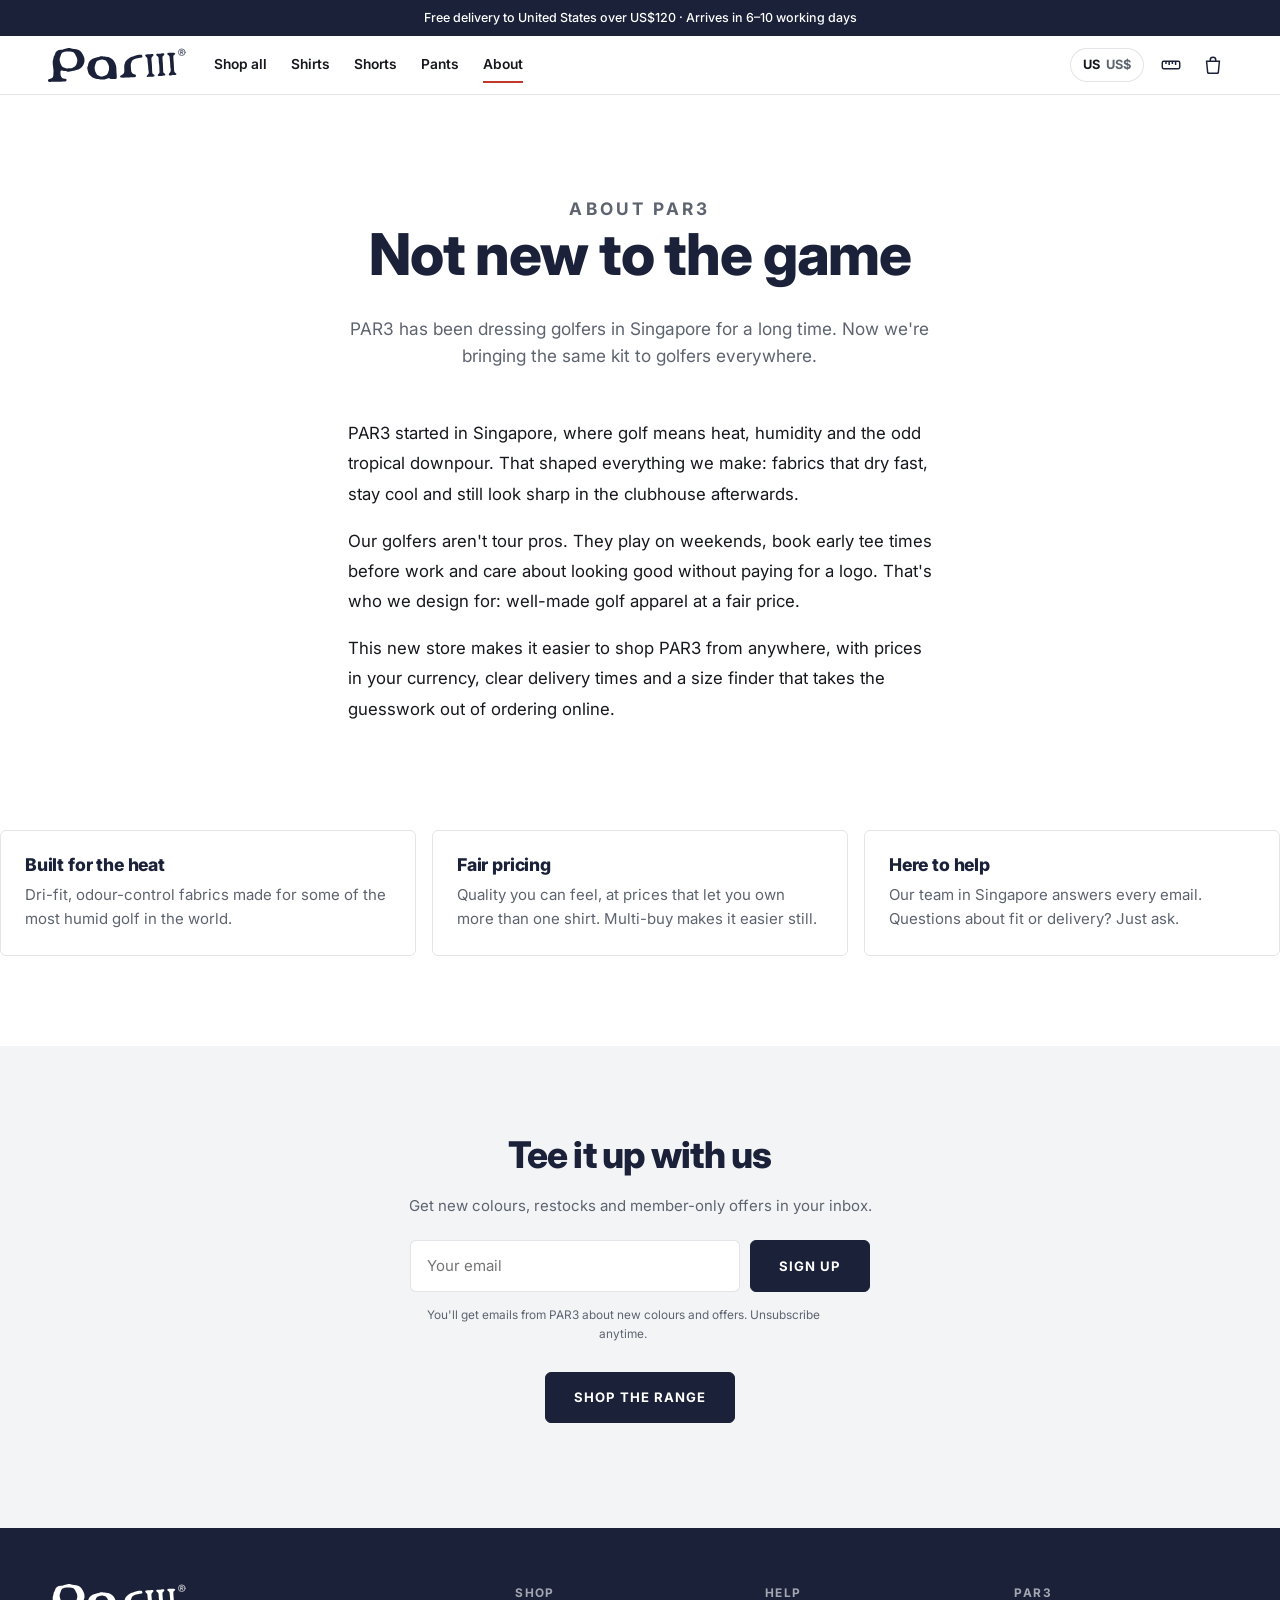
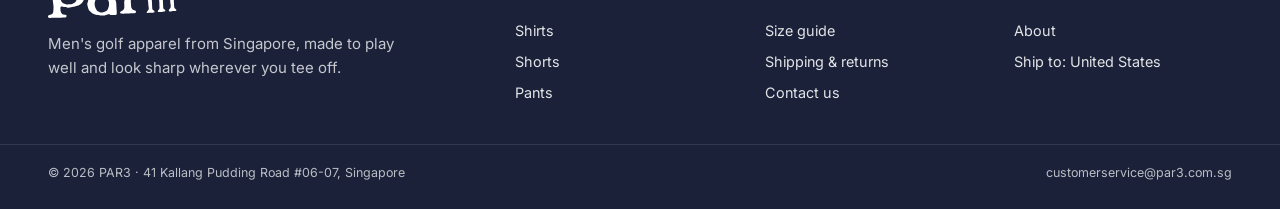
<file: par3/about.html>
<!doctype html>
<html lang="en">
<head>
  <meta charset="utf-8">
  <meta name="viewport" content="width=device-width, initial-scale=1">
  <title>About | PAR3</title>
  <meta name="description" content="PAR3 is a Singapore men's golf apparel brand. Not a new name in golf, now shipping worldwide.">
  <link rel="preconnect" href="https://fonts.googleapis.com">
  <link rel="preconnect" href="https://fonts.gstatic.com" crossorigin>
  <link href="https://fonts.googleapis.com/css2?family=Inter:wght@400;500;600;700;800;900&display=swap" rel="stylesheet">
  <link rel="stylesheet" href="assets/css/styles.css">
</head>
<body data-page="about">
  <header id="site-header"></header>

  <main>
    <section class="wrap page-hero">
      <p class="eyebrow">About PAR3</p>
      <h1>Not new to the game</h1>
      <p>PAR3 has been dressing golfers in Singapore for a long time. Now we're bringing the same kit to golfers everywhere.</p>
    </section>

    <section class="wrap prose">
      <p>PAR3 started in Singapore, where golf means heat, humidity and the odd tropical downpour. That shaped everything we make: fabrics that dry fast, stay cool and still look sharp in the clubhouse afterwards.</p>
      <p>Our golfers aren't tour pros. They play on weekends, book early tee times before work and care about looking good without paying for a logo. That's who we design for: well-made golf apparel at a fair price.</p>
      <p>This new store makes it easier to shop PAR3 from anywhere, with prices in your currency, clear delivery times and a size finder that takes the guesswork out of ordering online.</p>
    </section>

    <section class="section wrap">
      <div class="values">
        <div class="value">
          <h3>Built for the heat</h3>
          <p>Dri-fit, odour-control fabrics made for some of the most humid golf in the world.</p>
        </div>
        <div class="value">
          <h3>Fair pricing</h3>
          <p>Quality you can feel, at prices that let you own more than one shirt. Multi-buy makes it easier still.</p>
        </div>
        <div class="value">
          <h3>Here to help</h3>
          <p>Our team in Singapore answers every email. Questions about fit or delivery? Just ask.</p>
        </div>
      </div>
    </section>

    <section class="section join">
      <div class="wrap">
        <h2>Tee it up with us</h2>
        <p class="muted">Get new colours, restocks and member-only offers in your inbox.</p>
        <div data-signup="about"></div>
        <p style="margin-top:28px"><a class="btn" href="shop.html">Shop the range</a></p>
      </div>
    </section>
  </main>

  <footer id="site-footer"></footer>

  <script src="assets/js/config.js"></script>
  <script src="assets/js/catalog.js"></script>
  <script src="assets/js/products.js"></script>
  <script src="assets/js/app.js"></script>
</body>
</html>
</file>
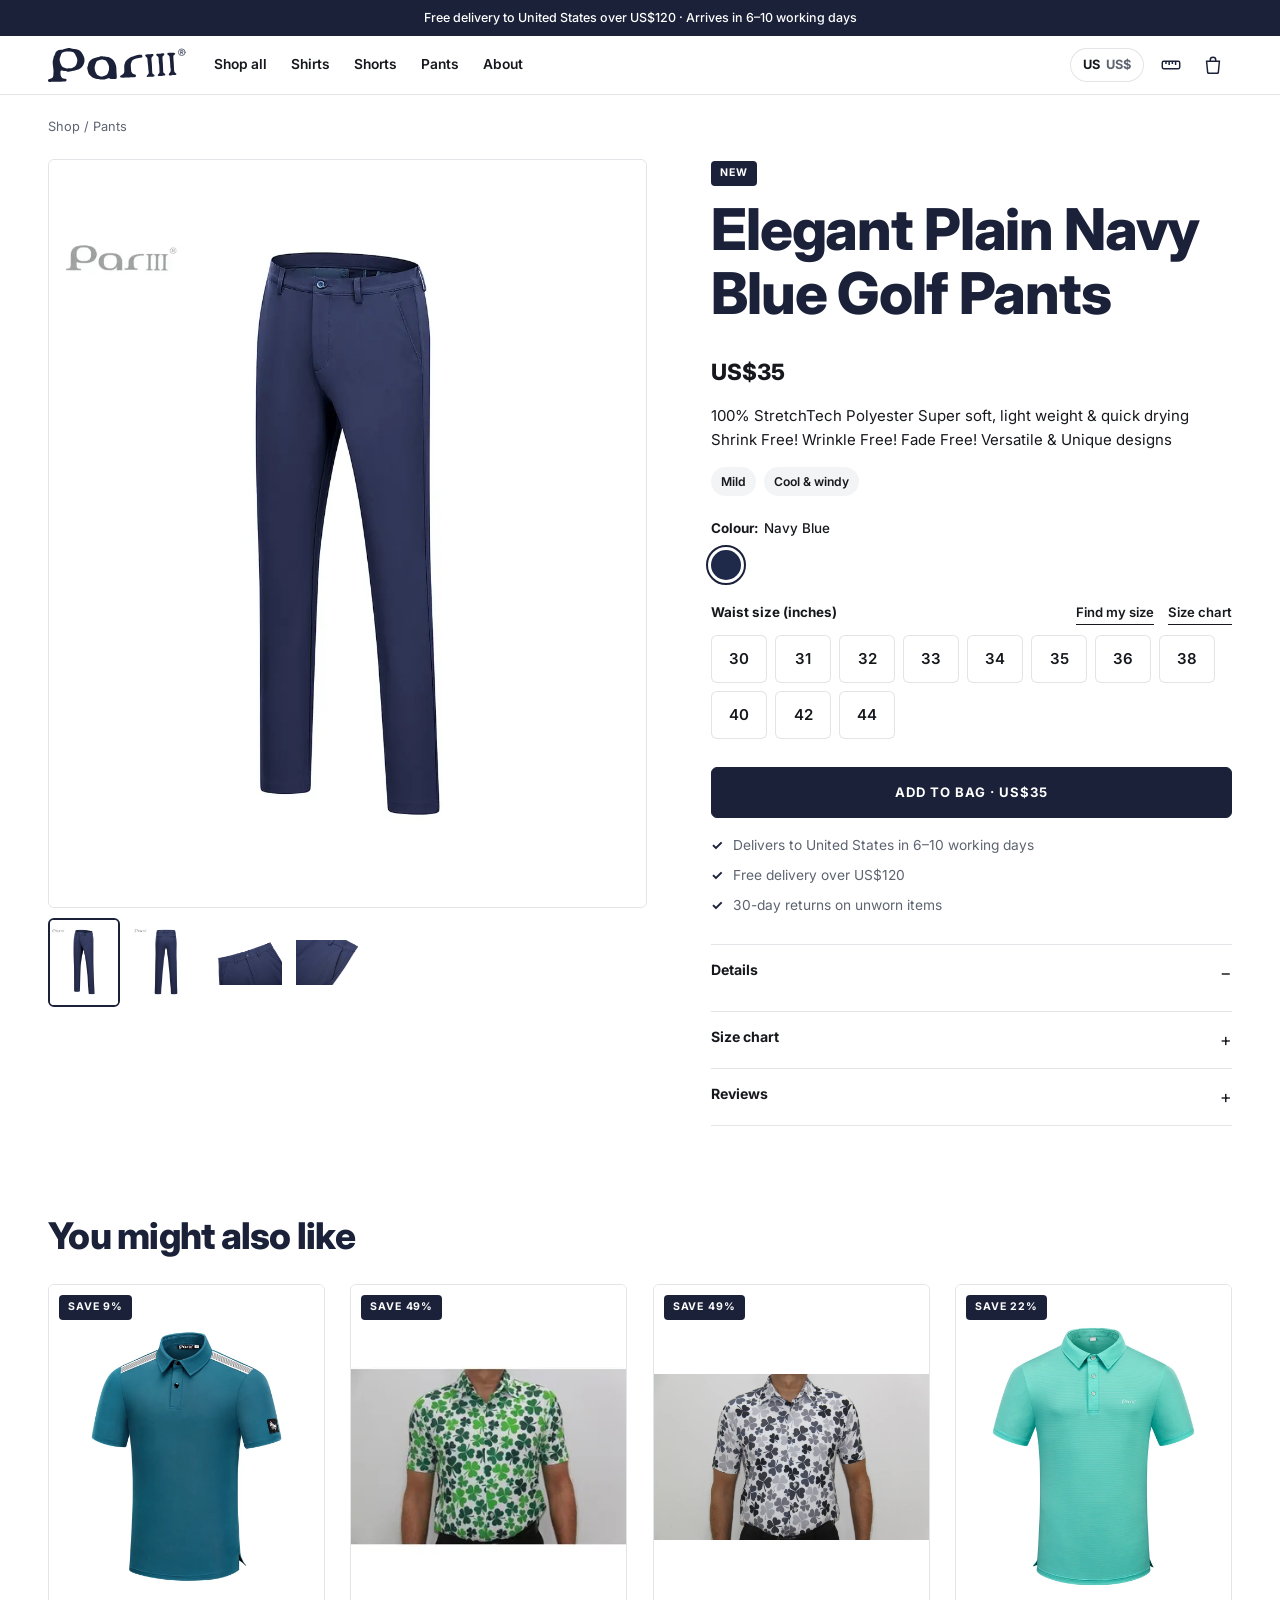
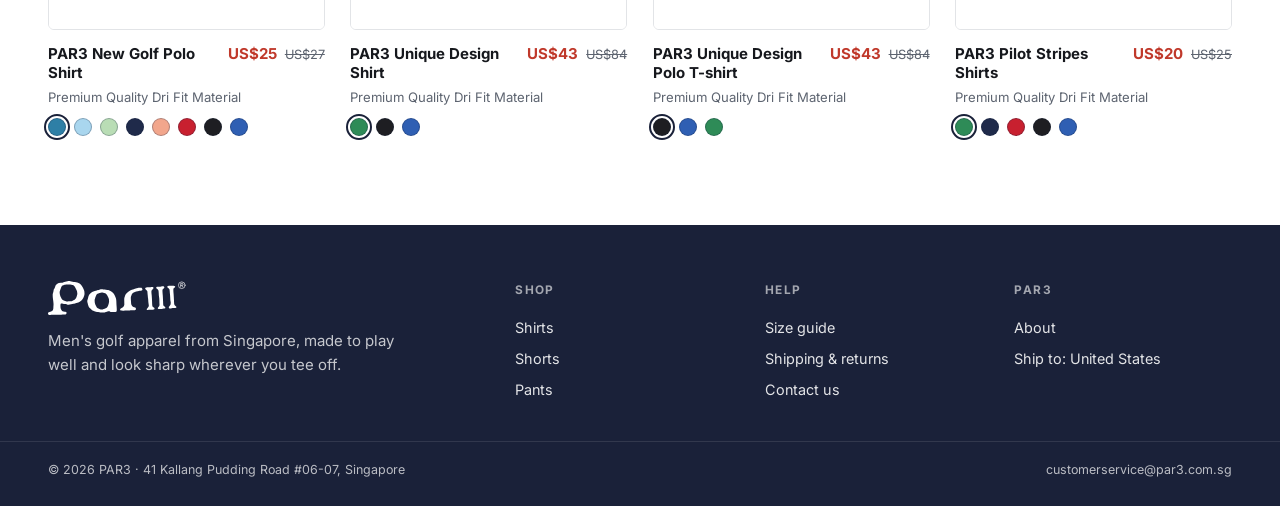
<file: par3/product.html>
<!doctype html>
<html lang="en">
<head>
  <meta charset="utf-8">
  <meta name="viewport" content="width=device-width, initial-scale=1">
  <title>PAR3</title>
  <link rel="preconnect" href="https://fonts.googleapis.com">
  <link rel="preconnect" href="https://fonts.gstatic.com" crossorigin>
  <link href="https://fonts.googleapis.com/css2?family=Inter:wght@400;500;600;700;800;900&display=swap" rel="stylesheet">
  <link rel="stylesheet" href="assets/css/styles.css">
</head>
<body data-page="product">
  <header id="site-header"></header>

  <main class="wrap" id="product"></main>

  <footer id="site-footer"></footer>

  <script src="assets/js/config.js"></script>
  <script src="assets/js/catalog.js"></script>
  <script src="assets/js/products.js"></script>
  <script src="assets/js/app.js"></script>
</body>
</html>
</file>
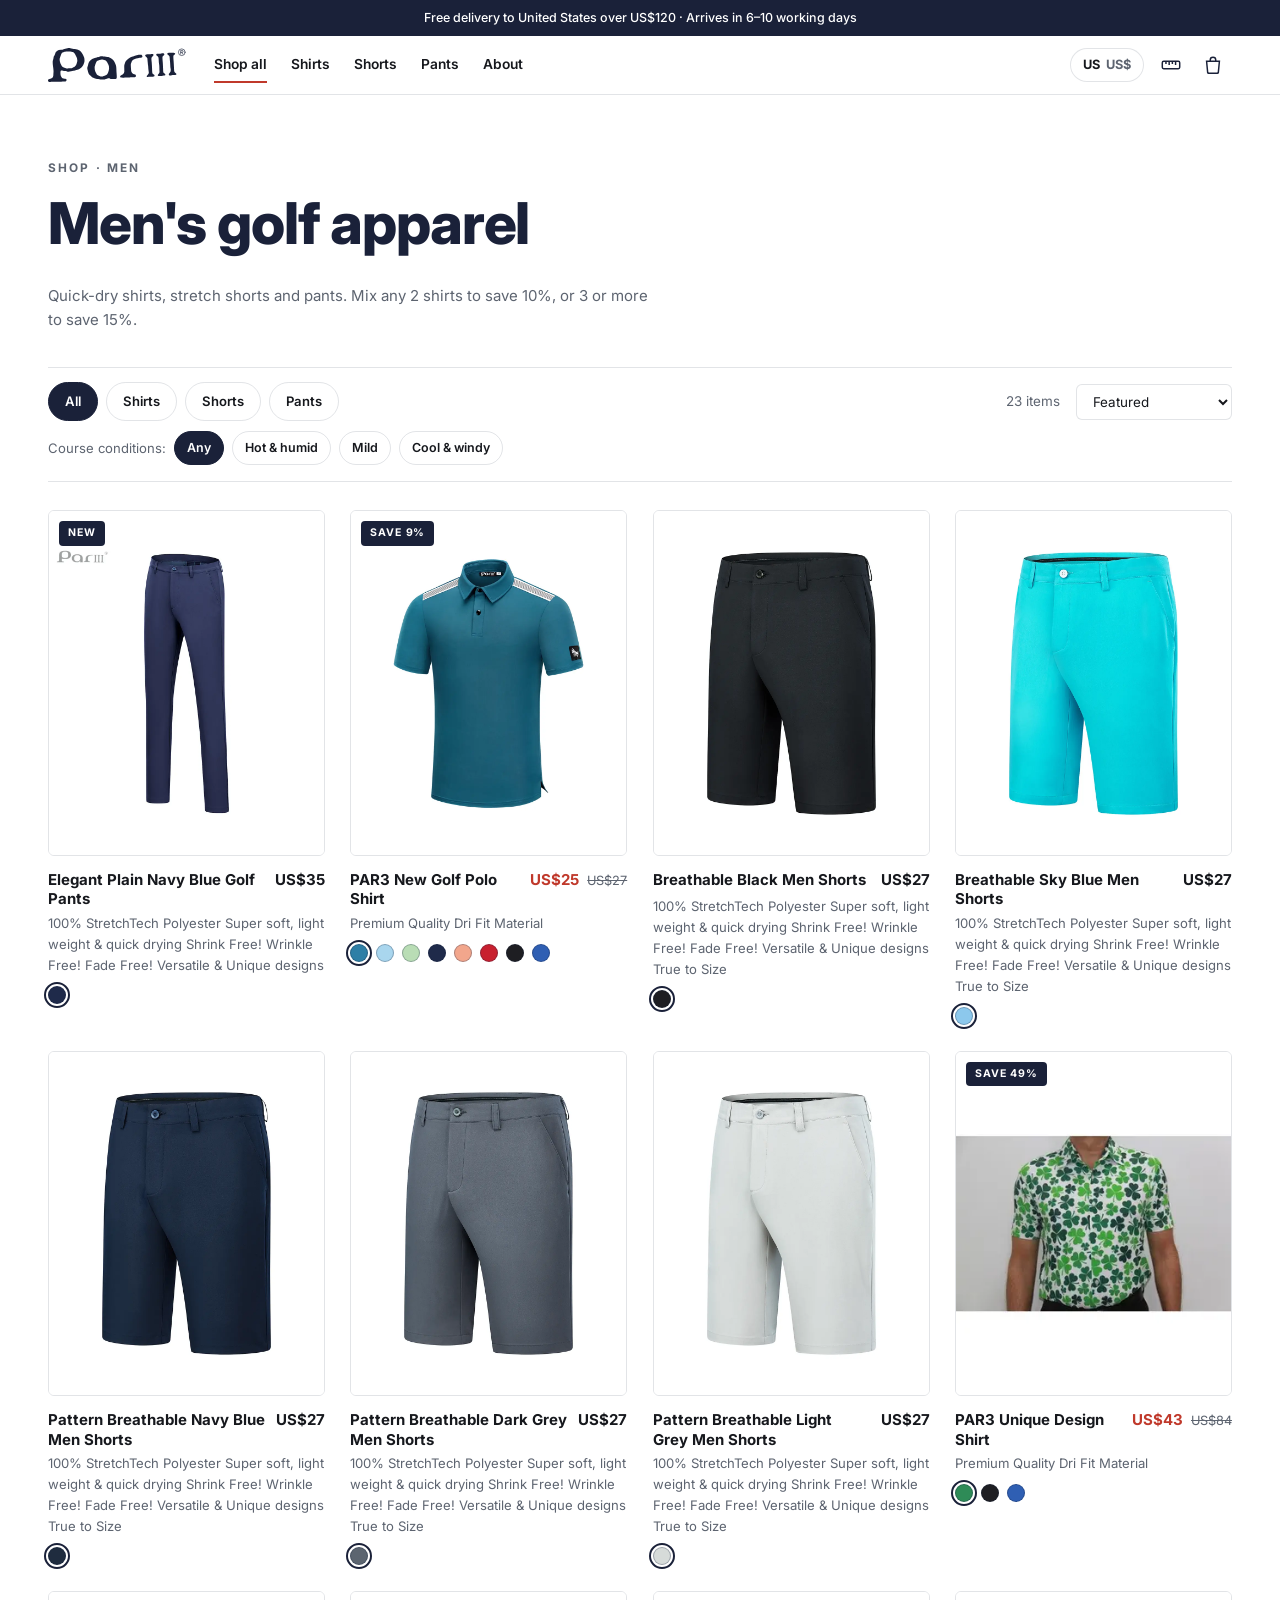
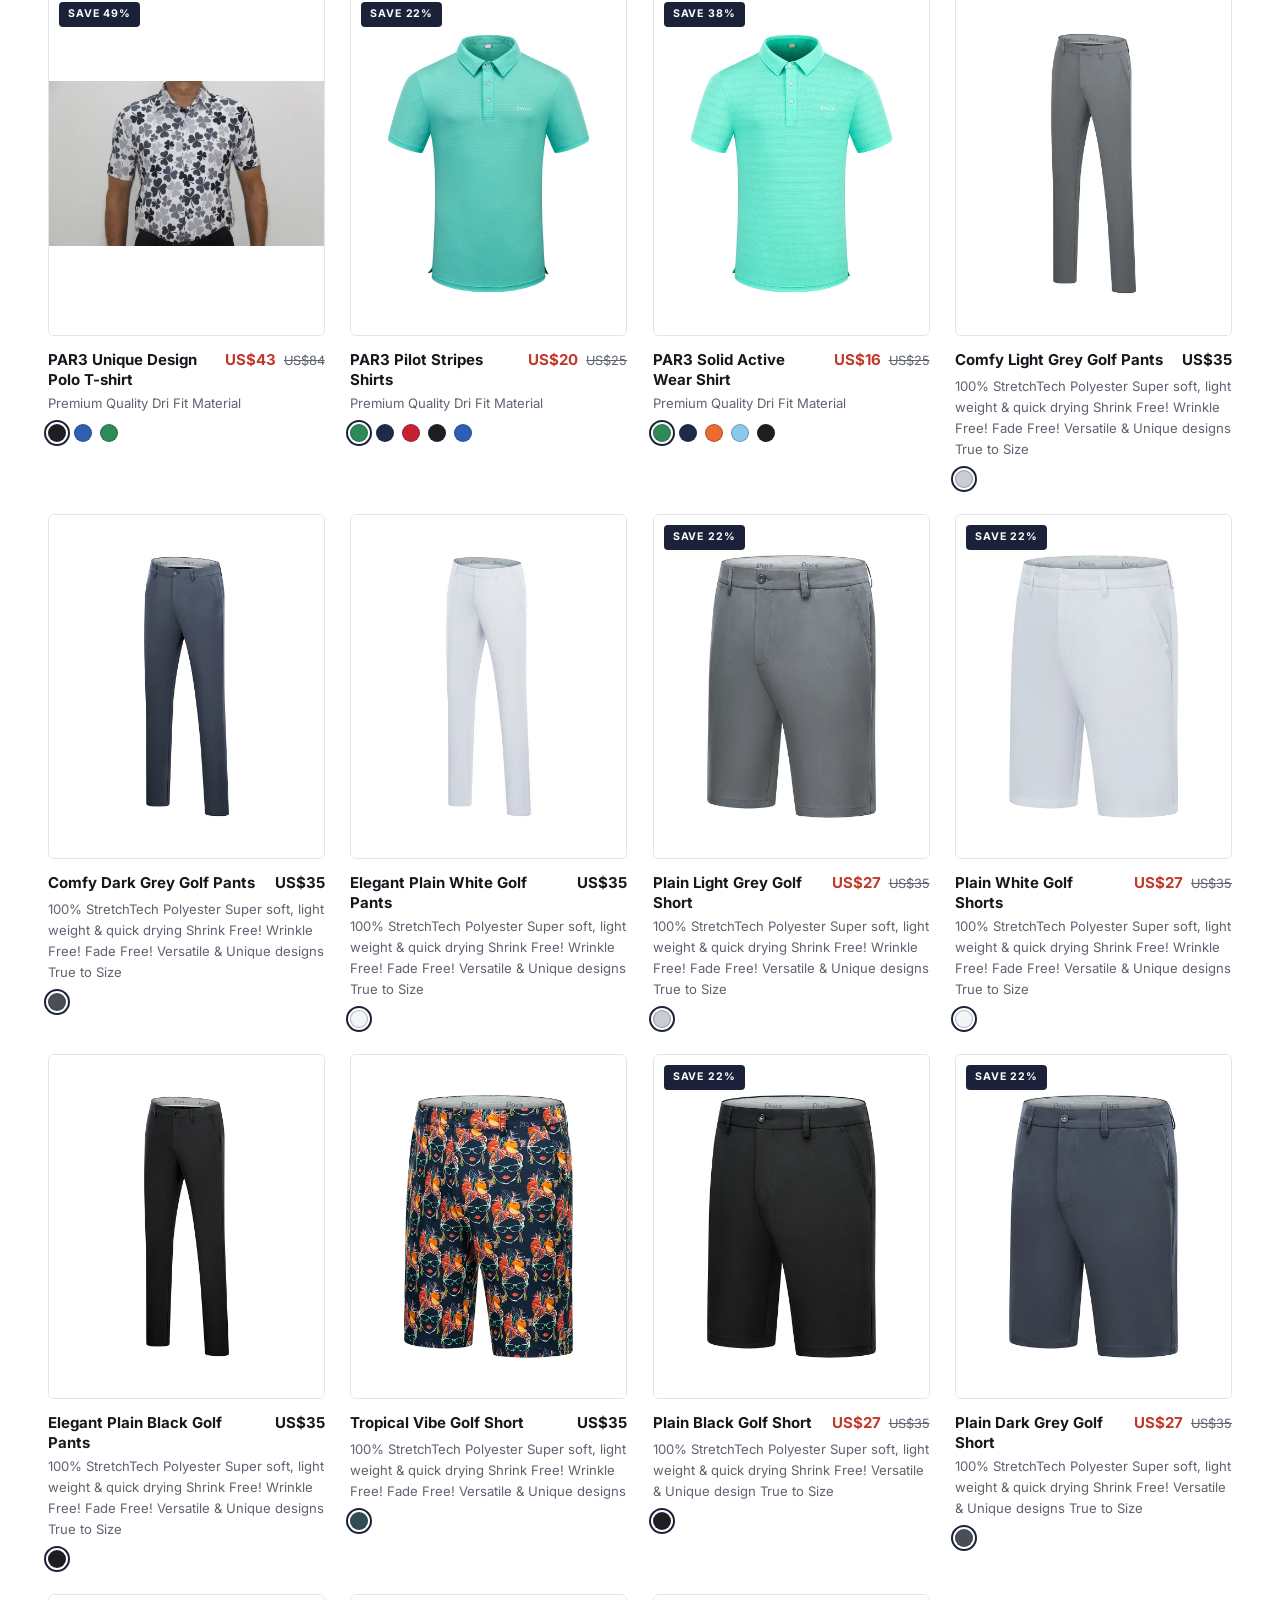
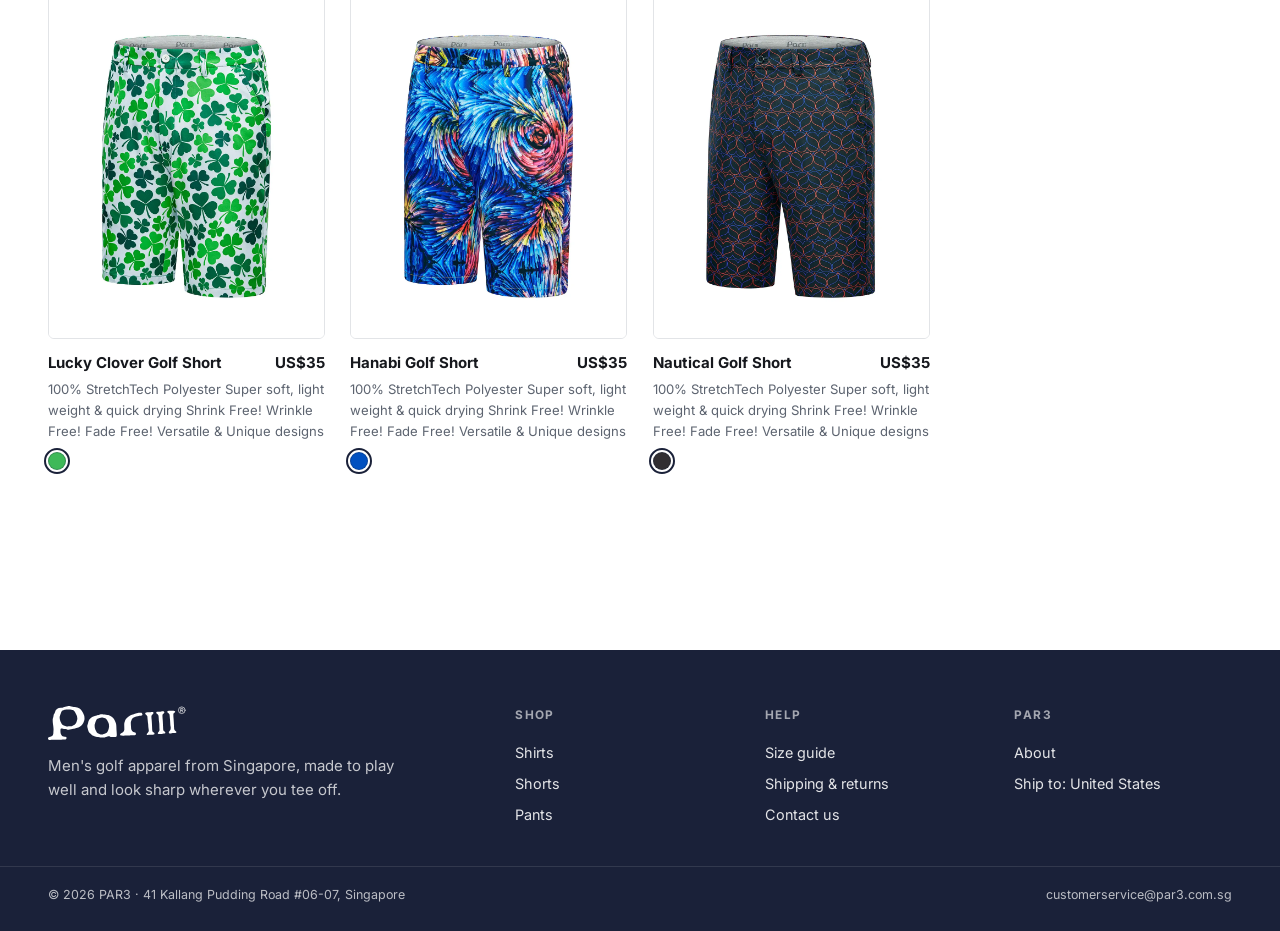
<file: par3/shop.html>
<!doctype html>
<html lang="en">
<head>
  <meta charset="utf-8">
  <meta name="viewport" content="width=device-width, initial-scale=1">
  <title>Shop | PAR3</title>
  <meta name="description" content="Shop PAR3 men's golf shirts, shorts and pants. Filter by course conditions and see prices in your currency.">
  <link rel="preconnect" href="https://fonts.googleapis.com">
  <link rel="preconnect" href="https://fonts.gstatic.com" crossorigin>
  <link href="https://fonts.googleapis.com/css2?family=Inter:wght@400;500;600;700;800;900&display=swap" rel="stylesheet">
  <link rel="stylesheet" href="assets/css/styles.css">
</head>
<body data-page="shop">
  <header id="site-header"></header>

  <main class="wrap" id="shop">
    <section class="shop-head">
      <p class="eyebrow">Shop · Men</p>
      <h1 id="shop-title">Men's golf apparel</h1>
      <p>Quick-dry shirts, stretch shorts and pants. Mix any 2 shirts to save 10%, or 3 or more to save 15%.</p>
    </section>
    <div class="toolbar">
      <div id="chips"></div>
      <div class="toolbar-right">
        <span id="count" class="muted"></span>
        <label class="sr-only" for="sort">Sort</label>
        <select id="sort">
          <option value="featured">Featured</option>
          <option value="low">Price: low to high</option>
          <option value="high">Price: high to low</option>
        </select>
      </div>
    </div>
    <div id="wchips"></div>
    <div class="grid" id="grid"></div>
    <div class="section"></div>
  </main>

  <footer id="site-footer"></footer>

  <script src="assets/js/config.js"></script>
  <script src="assets/js/catalog.js"></script>
  <script src="assets/js/products.js"></script>
  <script src="assets/js/app.js"></script>
</body>
</html>
</file>
<file: assets/css/styles.css>
/* Fairway Society — storefront styles */

:root {
  --forest: #1f3a2b;
  --forest-2: #2c4f3b;
  --sage: #8fa88a;
  --sage-soft: #e4eadf;
  --cream: #f7f1e8;
  --ivory: #fbf8f3;
  --blush: #f2d4d7;
  --blush-soft: #f6e7e4;
  --rose: #c98a94;
  --claret: #7a2837;
  --ink: #1f2a24;
  --muted: #5f6b63;
  --line: rgba(31, 58, 43, 0.14);

  --serif: "Playfair Display", Georgia, serif;
  --sans: "Montserrat", system-ui, sans-serif;
  --script: "Great Vibes", cursive;

  --radius: 4px;
  --gutter: clamp(16px, 4vw, 48px);
  --max: 1280px;
}

* { box-sizing: border-box; }
html { scroll-behavior: smooth; }
body {
  margin: 0;
  background: var(--cream);
  color: var(--ink);
  font: 400 15px/1.65 var(--sans);
  -webkit-font-smoothing: antialiased;
}
img, svg { display: block; max-width: 100%; }
a { color: inherit; text-decoration: none; }
button { font: inherit; color: inherit; cursor: pointer; }
h1, h2, h3 { font-family: var(--serif); font-weight: 500; line-height: 1.12; margin: 0 0 0.5em; color: var(--forest); }
h1 { font-size: clamp(2.2rem, 5vw, 3.8rem); letter-spacing: -0.01em; }
h2 { font-size: clamp(1.7rem, 3.2vw, 2.5rem); }
h3 { font-size: 1.25rem; }
p { margin: 0 0 1em; }
.sr-only { position: absolute; width: 1px; height: 1px; overflow: hidden; clip: rect(0 0 0 0); white-space: nowrap; }
.muted { color: var(--muted); }
.small { font-size: 0.82rem; }
.center { text-align: center; }
.script { font-family: var(--script); font-size: 1.6em; line-height: 1; color: var(--claret); }
.eyebrow { font-size: 0.72rem; letter-spacing: 0.28em; text-transform: uppercase; color: var(--claret); margin-bottom: 1rem; font-weight: 500; }
.link { border-bottom: 1px solid currentColor; padding-bottom: 1px; font-weight: 500; }
.wrap { max-width: var(--max); margin: 0 auto; padding: 0 var(--gutter); }
.section { padding: clamp(56px, 8vw, 104px) 0; }
.section-head { display: flex; align-items: end; justify-content: space-between; gap: 16px; margin-bottom: 32px; flex-wrap: wrap; }
.section-head h2 { margin: 0; }

/* ---------------------------------------------------------------- buttons */
.btn {
  display: inline-flex; align-items: center; justify-content: center; gap: 8px;
  background: var(--forest); color: var(--ivory); border: 1px solid var(--forest);
  padding: 15px 30px; border-radius: 999px;
  font-size: 0.74rem; font-weight: 600; letter-spacing: 0.2em; text-transform: uppercase;
  transition: background 0.2s, color 0.2s, transform 0.2s;
}
.btn:hover { background: var(--forest-2); }
.btn:active { transform: translateY(1px); }
.btn-ghost { background: transparent; color: var(--forest); }
.btn-ghost:hover { background: var(--forest); color: var(--ivory); }
.btn-block { width: 100%; }
.icon-btn { background: none; border: 0; padding: 8px; display: inline-flex; align-items: center; position: relative; color: var(--forest); }

/* ---------------------------------------------------------------- header */
#site-header { position: sticky; top: env(safe-area-inset-top, 0px); z-index: 30; background: rgba(247, 241, 232, 0.94); backdrop-filter: blur(8px); border-bottom: 1px solid var(--line); }
.announce { background: var(--forest); color: var(--cream); text-align: center; font-size: 0.72rem; letter-spacing: 0.14em; text-transform: uppercase; padding: 9px 16px; }
.announce a { border-bottom: 1px solid rgba(247, 241, 232, 0.5); }
.header-inner { max-width: var(--max); margin: 0 auto; padding: 10px var(--gutter); display: grid; grid-template-columns: 1fr auto 1fr; align-items: center; gap: 16px; }
.logo img { height: 50px; width: auto; }
.nav { display: flex; gap: 28px; align-items: center; font-size: 0.74rem; letter-spacing: 0.16em; text-transform: uppercase; font-weight: 500; }
.nav-right { justify-content: flex-end; }
.nav a { padding: 6px 0; border-bottom: 1px solid transparent; }
.nav a:hover, .nav a[aria-current="page"] { border-color: var(--forest); }
.soon { font-size: 0.6rem; background: var(--blush); color: var(--claret); padding: 2px 6px; border-radius: 99px; letter-spacing: 0.1em; margin-left: 4px; vertical-align: 1px; }
.bag-count { position: absolute; top: 0; right: -2px; background: var(--claret); color: #fff; font-size: 0.62rem; font-weight: 600; min-width: 17px; height: 17px; border-radius: 99px; display: grid; place-items: center; padding: 0 4px; }
.menu-toggle { display: none; }
.bag-count[hidden], .scrim[hidden] { display: none; }
.mobile-nav { display: flex; flex-direction: column; padding: 8px var(--gutter) 20px; border-top: 1px solid var(--line); }
.mobile-nav a { padding: 12px 0; font-family: var(--serif); font-size: 1.2rem; color: var(--forest); border-bottom: 1px solid var(--line); }
.mobile-nav[hidden] { display: none; }

@media (max-width: 820px) {
  .nav-left, .nav-right a { display: none; }
  .menu-toggle { display: inline-flex; }
  .header-inner { grid-template-columns: auto 1fr auto; }
  .logo { justify-self: center; }
  .logo img { height: 40px; }
}

/* ---------------------------------------------------------------- hero */
.hero { display: grid; grid-template-columns: 1.05fr 1fr; gap: clamp(24px, 5vw, 72px); align-items: center; padding-top: clamp(40px, 6vw, 88px); padding-bottom: clamp(40px, 6vw, 88px); }
.hero h1 em { font-family: var(--script); font-style: normal; font-weight: 400; color: var(--claret); font-size: 1.3em; line-height: 0.8; display: inline-block; }
.hero p.lede { font-size: 1.08rem; max-width: 34em; color: var(--muted); }
.hero-cta { display: flex; gap: 12px; flex-wrap: wrap; margin-top: 28px; }
#hero-art { display: grid; grid-template-columns: 1fr 1fr; grid-template-rows: auto auto; gap: 14px; }
.hero-tile { border-radius: 180px 180px var(--radius) var(--radius); overflow: hidden; transition: transform 0.4s; }
.hero-tile:hover { transform: translateY(-4px); }
.hero-tile.t0 { grid-row: span 2; align-self: center; }
.hero-tile.t2 { border-radius: var(--radius); }
.hero-tile svg { width: 100%; height: auto; }
@media (max-width: 820px) {
  .hero { grid-template-columns: 1fr; }
  #hero-art { order: -1; }
}

/* ---------------------------------------------------------------- marquee */
.marquee { background: var(--blush); color: var(--claret); overflow: hidden; border-block: 1px solid rgba(122, 40, 55, 0.15); }
.marquee-track { display: flex; gap: 48px; padding: 16px 0; width: max-content; animation: slide 38s linear infinite; font-size: 0.78rem; letter-spacing: 0.3em; text-transform: uppercase; font-weight: 500; }
.marquee-track span::after { content: "✦"; margin-left: 48px; opacity: 0.6; }
@keyframes slide { to { transform: translateX(-50%); } }
@media (prefers-reduced-motion: reduce) { .marquee-track { animation: none; } }

/* ---------------------------------------------------------------- product cards */
.grid { display: grid; grid-template-columns: repeat(4, 1fr); gap: clamp(14px, 2vw, 28px); }
@media (max-width: 1024px) { .grid { grid-template-columns: repeat(3, 1fr); } }
@media (max-width: 760px) { .grid { grid-template-columns: repeat(2, 1fr); } }
.card-img { display: block; position: relative; border-radius: var(--radius); overflow: hidden; }
.card-art svg, .card-art img { width: 100%; height: auto; aspect-ratio: 4 / 5; object-fit: cover; transition: transform 0.5s ease; }
.card:hover .card-art svg, .card:hover .card-art img { transform: scale(1.035); }
.tag { position: absolute; top: 12px; left: 12px; z-index: 1; background: var(--ivory); color: var(--forest); font-size: 0.62rem; letter-spacing: 0.16em; text-transform: uppercase; font-weight: 600; padding: 5px 10px; border-radius: 99px; }
.tag.static { position: static; display: inline-block; background: var(--blush); color: var(--claret); margin-bottom: 14px; }
.card-body { padding-top: 14px; }
.card-row { display: flex; justify-content: space-between; gap: 10px; align-items: baseline; }
.card-name { font-family: var(--serif); font-size: 1.04rem; color: var(--forest); line-height: 1.3; }
.price { font-weight: 500; white-space: nowrap; }
.card-body p { margin: 4px 0 10px; }
.swatches { display: flex; gap: 8px; flex-wrap: wrap; }
.swatch { width: 18px; height: 18px; border-radius: 50%; background: var(--c); border: 1px solid rgba(31, 58, 43, 0.25); padding: 0; outline-offset: 2px; }
.swatch.on { outline: 1.5px solid var(--forest); }
.swatches.lg .swatch { width: 30px; height: 30px; outline-offset: 3px; }

/* ---------------------------------------------------------------- features */
.features { background: var(--forest); color: var(--cream); }
.features h2, .features h3 { color: var(--cream); }
.features .eyebrow { color: var(--blush); }
.feature-grid { display: grid; grid-template-columns: repeat(3, 1fr); gap: 1px; background: rgba(247, 241, 232, 0.14); border: 1px solid rgba(247, 241, 232, 0.14); margin-top: 40px; }
.feature { background: var(--forest); padding: 32px 28px; }
.feature svg { width: 34px; height: 34px; margin-bottom: 18px; stroke: var(--blush); fill: none; stroke-width: 1.4; }
.feature h3 { font-size: 1.1rem; margin-bottom: 6px; }
.feature p { color: rgba(247, 241, 232, 0.72); font-size: 0.9rem; margin: 0; }
@media (max-width: 760px) { .feature-grid { grid-template-columns: 1fr 1fr; } .feature { padding: 24px 18px; } }

/* ---------------------------------------------------------------- split / story */
.split { display: grid; grid-template-columns: 1fr 1fr; gap: clamp(28px, 6vw, 96px); align-items: center; }
@media (max-width: 820px) { .split { grid-template-columns: 1fr; } }
.quote { font-family: var(--serif); font-style: italic; font-size: clamp(1.5rem, 3vw, 2.2rem); line-height: 1.3; color: var(--forest); margin: 0 0 20px; }
.badge-panel { background: var(--blush-soft); border-radius: var(--radius); aspect-ratio: 1; display: grid; place-items: center; padding: 12%; }

.tiles { display: grid; grid-template-columns: repeat(4, 1fr); gap: 14px; }
@media (max-width: 760px) { .tiles { grid-template-columns: 1fr 1fr; } }
.tile { position: relative; border-radius: var(--radius); overflow: hidden; }
.tile svg { width: 100%; height: auto; aspect-ratio: 4 / 5; }
.tile span { position: absolute; left: 14px; bottom: 14px; background: var(--ivory); padding: 8px 14px; border-radius: 99px; font-size: 0.7rem; letter-spacing: 0.18em; text-transform: uppercase; font-weight: 600; color: var(--forest); }

/* ---------------------------------------------------------------- join */
.join { background: var(--blush); text-align: center; }
.join h2 { color: var(--claret); }
.join p { max-width: 36em; margin-inline: auto; }
.waitlist { display: flex; gap: 10px; max-width: 460px; margin: 24px auto 0; }
.waitlist input { flex: 1; min-width: 0; border: 1px solid var(--line); background: var(--ivory); border-radius: 999px; padding: 14px 20px; font: inherit; color: var(--ink); }
.waitlist input:focus { outline: 2px solid var(--forest); outline-offset: 1px; }
@media (max-width: 520px) { .waitlist { flex-direction: column; } .waitlist .consent { flex-basis: auto; } }
.waitlist { flex-wrap: wrap; }
.waitlist .consent { flex-basis: 100%; margin: 4px 0 0; font-size: 0.72rem; color: var(--muted); text-align: center; }
.waitlist .consent a { text-decoration: underline; }
.joined { margin-top: 20px; }

/* ---------------------------------------------------------------- shop */
.shop-head { padding: clamp(40px, 6vw, 72px) 0 24px; text-align: center; }
.shop-head p { color: var(--muted); max-width: 36em; margin-inline: auto; }
.toolbar { display: flex; justify-content: space-between; align-items: center; gap: 16px; padding: 16px 0; border-block: 1px solid var(--line); margin-bottom: 32px; flex-wrap: wrap; }
#chips { display: flex; gap: 8px; flex-wrap: wrap; }
.chip { border: 1px solid var(--line); background: transparent; border-radius: 99px; padding: 8px 16px; font-size: 0.74rem; letter-spacing: 0.1em; text-transform: uppercase; font-weight: 500; }
.chip.on { background: var(--forest); border-color: var(--forest); color: var(--ivory); }
.toolbar-right { display: flex; gap: 16px; align-items: center; font-size: 0.82rem; }
select { font: inherit; border: 1px solid var(--line); background: var(--ivory); border-radius: 99px; padding: 8px 14px; color: var(--ink); }
.coming-soon { text-align: center; max-width: 560px; margin: 0 auto; padding: clamp(56px, 8vw, 104px) 0; }
.coming-soon img { margin: 0 auto 24px; }
.coming-soon .link { display: inline-block; margin-top: 28px; }

/* ---------------------------------------------------------------- product page */
.crumbs { font-size: 0.74rem; letter-spacing: 0.12em; text-transform: uppercase; color: var(--muted); padding: 24px 0; }
.crumbs a:hover { color: var(--forest); }
.pdp { display: grid; grid-template-columns: 1.15fr 1fr; gap: clamp(28px, 5vw, 80px); align-items: start; }
.pdp-media { position: sticky; top: 130px; }
.pdp-art svg, .pdp-art img { width: 100%; height: auto; aspect-ratio: 4 / 5; border-radius: var(--radius); object-fit: cover; }
.pdp-price { font-size: 1.25rem; font-weight: 500; margin-bottom: 18px; }
.opt { margin: 24px 0; }
.opt-label { font-size: 0.78rem; letter-spacing: 0.12em; text-transform: uppercase; margin-bottom: 12px; display: flex; justify-content: space-between; }
.opt-label strong { font-weight: 600; letter-spacing: 0.04em; text-transform: none; font-size: 0.9rem; margin-left: 6px; margin-right: auto; }
.sizes { display: flex; gap: 8px; flex-wrap: wrap; border-radius: var(--radius); }
.sizes.need { animation: nudge 0.4s; }
.sizes.need .size { border-color: var(--claret); }
@keyframes nudge { 25% { transform: translateX(-4px); } 75% { transform: translateX(4px); } }
.size { min-width: 56px; padding: 12px 14px; border: 1px solid var(--line); background: var(--ivory); border-radius: var(--radius); font-weight: 500; }
.size.on { background: var(--forest); color: var(--ivory); border-color: var(--forest); }
.add { margin: 8px 0 12px; }
.accordions { margin-top: 28px; border-top: 1px solid var(--line); }
details { border-bottom: 1px solid var(--line); padding: 16px 0; }
summary { cursor: pointer; font-size: 0.78rem; letter-spacing: 0.14em; text-transform: uppercase; font-weight: 600; list-style: none; display: flex; justify-content: space-between; }
summary::after { content: "+"; font-size: 1.1rem; font-weight: 400; }
details[open] summary::after { content: "−"; }
details p, details ul { margin: 12px 0 0; color: var(--muted); }
details ul { padding-left: 18px; }
@media (max-width: 820px) { .pdp { grid-template-columns: 1fr; } .pdp-media { position: static; } }

/* ---------------------------------------------------------------- bag drawer */
.scrim { position: fixed; inset: 0; background: rgba(31, 42, 36, 0.4); z-index: 40; }
.drawer { position: fixed; top: 0; right: 0; bottom: 0; width: min(420px, 100vw); background: var(--ivory); z-index: 50; display: flex; flex-direction: column; transform: translateX(100%); transition: transform 0.35s cubic-bezier(0.2, 0.7, 0.2, 1); visibility: hidden; }
.drawer.open { visibility: visible; box-shadow: -20px 0 50px rgba(0, 0, 0, 0.08); }
.drawer.open { transform: none; }
.drawer header { display: flex; justify-content: space-between; align-items: center; padding: 20px 24px; border-bottom: 1px solid var(--line); }
.drawer header h2 { font-size: 1.4rem; margin: 0; }
.ship-meter { padding: 0 24px; }
.ship-meter p { font-size: 0.82rem; margin: 16px 0 8px; }
.meter { height: 4px; background: var(--blush-soft); border-radius: 9px; overflow: hidden; }
.meter span { display: block; height: 100%; background: var(--claret); transition: width 0.4s; }
.drawer-lines { flex: 1; overflow-y: auto; padding: 8px 24px; }
.line { display: grid; grid-template-columns: 84px 1fr auto; gap: 14px; padding: 16px 0; border-bottom: 1px solid var(--line); }
.line-img svg { width: 84px; height: auto; border-radius: var(--radius); }
.line-info { display: flex; flex-direction: column; gap: 2px; font-size: 0.86rem; }
.line-name { font-family: var(--serif); font-size: 1rem; color: var(--forest); }
.line-price { font-weight: 500; font-size: 0.9rem; }
.qty { display: inline-flex; align-items: center; border: 1px solid var(--line); border-radius: 99px; margin-top: 8px; width: max-content; }
.qty button { background: none; border: 0; width: 30px; height: 30px; }
.qty span { min-width: 18px; text-align: center; font-size: 0.85rem; }
.drawer-foot { padding: 20px 24px 28px; border-top: 1px solid var(--line); }
.subtotal { display: flex; justify-content: space-between; font-weight: 600; margin-bottom: 4px; }
.empty { text-align: center; padding: 60px 0; }
.empty img { margin: 0 auto 16px; opacity: 0.8; }

/* ---------------------------------------------------------------- modal / toast */
.modal-wrap { position: fixed; inset: 0; z-index: 60; background: rgba(31, 42, 36, 0.45); display: grid; place-items: center; padding: 16px; }
.modal { background: var(--ivory); border-radius: 8px; max-width: 480px; width: 100%; padding: 44px 32px 36px; text-align: center; position: relative; }
.modal-close { position: absolute; top: 10px; right: 10px; }
.modal-badge { margin: 0 auto 16px; }
.modal h2 { font-size: 1.6rem; }
.toast { position: fixed; bottom: 24px; left: 50%; transform: translate(-50%, 20px); background: var(--forest); color: var(--cream); padding: 12px 22px; border-radius: 99px; font-size: 0.86rem; opacity: 0; transition: all 0.3s; z-index: 70; max-width: calc(100vw - 32px); }
.toast.show { opacity: 1; transform: translate(-50%, 0); }

/* ---------------------------------------------------------------- story */
.story-hero { text-align: center; padding: clamp(56px, 8vw, 110px) 0 clamp(32px, 5vw, 64px); }
.story-hero p { color: var(--muted); max-width: 32em; margin: 0 auto; font-size: 1.05rem; }
.prose { max-width: 680px; margin: 0 auto; font-size: 1.05rem; line-height: 1.85; }
.prose p:first-child::first-letter { font-family: var(--serif); font-size: 4.2em; float: left; line-height: 0.85; margin: 6px 10px 0 0; color: var(--claret); }
.pull { font-family: var(--serif); font-style: italic; font-size: clamp(1.4rem, 2.6vw, 1.9rem); line-height: 1.35; color: var(--forest); border-left: 2px solid var(--rose); padding-left: 24px; margin: 40px 0; }
.timeline { display: grid; grid-template-columns: repeat(4, 1fr); gap: 1px; background: var(--line); border: 1px solid var(--line); }
.milestone { background: var(--cream); padding: 24px 20px; }
.milestone.now { background: var(--blush-soft); }
.milestone time { font-size: 0.68rem; letter-spacing: 0.16em; text-transform: uppercase; color: var(--claret); font-weight: 600; }
.milestone h3 { margin: 8px 0 6px; font-size: 1.1rem; }
.milestone p { font-size: 0.86rem; color: var(--muted); margin: 0; }
@media (max-width: 900px) { .timeline { grid-template-columns: 1fr 1fr; } }
@media (max-width: 480px) { .timeline { grid-template-columns: 1fr; } }
.founder .script { font-size: 2.4rem; display: block; margin-top: 12px; }
.founder-portrait { margin: 0; border-radius: var(--radius); overflow: hidden; background: var(--blush-soft); }
.founder-portrait img { display: block; width: 100%; height: auto; aspect-ratio: 3 / 4; object-fit: cover; }
.founder-gallery { display: grid; grid-template-columns: repeat(4, 1fr); gap: 14px; margin-top: clamp(28px, 5vw, 56px); }
@media (max-width: 760px) { .founder-gallery { grid-template-columns: 1fr 1fr; } }
.founder-gallery img { display: block; width: 100%; height: auto; aspect-ratio: 3 / 4; object-fit: cover; border-radius: var(--radius); }

/* ---------------------------------------------------------------- brand guide */
.logo-grid { display: grid; grid-template-columns: repeat(2, 1fr); gap: 16px; }
@media (max-width: 760px) { .logo-grid { grid-template-columns: 1fr; } }
.logo-card { border-radius: var(--radius); overflow: hidden; border: 1px solid var(--line); background: var(--ivory); }
.logo-stage { display: grid; place-items: center; padding: 48px 32px; min-height: 260px; }
.logo-stage img { max-height: 180px; width: auto; }
.logo-stage.wide img { width: 100%; max-width: 440px; max-height: none; }
.logo-meta { padding: 18px 22px; border-top: 1px solid var(--line); display: flex; justify-content: space-between; align-items: center; gap: 12px; flex-wrap: wrap; }
.logo-meta h3 { margin: 0 0 2px; font-size: 1.05rem; }
.logo-meta p { margin: 0; font-size: 0.84rem; color: var(--muted); }
.logo-meta .dl { display: flex; gap: 12px; font-size: 0.74rem; letter-spacing: 0.1em; text-transform: uppercase; font-weight: 600; }
.palette { display: grid; grid-template-columns: repeat(6, 1fr); gap: 12px; }
@media (max-width: 760px) { .palette { grid-template-columns: repeat(3, 1fr); } }
.chip-color { border-radius: var(--radius); overflow: hidden; border: 1px solid var(--line); background: var(--ivory); }
.chip-color div { aspect-ratio: 1; }
.chip-color p { margin: 0; padding: 10px 12px; font-size: 0.8rem; }
.chip-color code { color: var(--muted); font-size: 0.74rem; }
.type-row { display: grid; grid-template-columns: 200px 1fr; gap: 24px; padding: 24px 0; border-bottom: 1px solid var(--line); align-items: baseline; }
@media (max-width: 640px) { .type-row { grid-template-columns: 1fr; gap: 6px; } }
.type-row .label { font-size: 0.72rem; letter-spacing: 0.16em; text-transform: uppercase; color: var(--muted); }
.rules { display: grid; grid-template-columns: 1fr 1fr; gap: 16px; }
@media (max-width: 760px) { .rules { grid-template-columns: 1fr; } }
.rule-card { background: var(--ivory); border: 1px solid var(--line); border-radius: var(--radius); padding: 24px; }
.rule-card h3 { font-size: 1.05rem; }
.rule-card ul { margin: 0; padding-left: 18px; color: var(--muted); }
.rule-card li { margin-bottom: 6px; }
.compare { display: grid; grid-template-columns: 1fr 1fr; gap: 16px; }
@media (max-width: 760px) { .compare { grid-template-columns: 1fr; } }
.compare figure { margin: 0; border-radius: var(--radius); overflow: hidden; border: 1px solid var(--line); background: var(--ivory); }
.compare figcaption { padding: 16px 20px; font-size: 0.88rem; color: var(--muted); }
.compare figcaption strong { color: var(--forest); display: block; font-family: var(--serif); font-size: 1.05rem; font-weight: 500; }

/* ---------------------------------------------------------------- footer */
#site-footer { background: var(--forest); color: var(--cream); margin-top: 0; }
.footer-inner { max-width: var(--max); margin: 0 auto; padding: 64px var(--gutter) 40px; display: grid; grid-template-columns: 2fr 1fr 1fr 1fr; gap: 32px; }
.footer-brand p { color: rgba(247, 241, 232, 0.7); margin-top: 16px; max-width: 22em; }
#site-footer h4 { font-size: 0.7rem; letter-spacing: 0.2em; text-transform: uppercase; margin: 0 0 14px; color: var(--blush); font-weight: 600; }
#site-footer .footer-inner a { display: block; padding: 4px 0; color: rgba(247, 241, 232, 0.82); font-size: 0.9rem; }
#site-footer .footer-inner a:hover { color: #fff; }
.footer-base { max-width: var(--max); margin: 0 auto; padding: 20px var(--gutter) 28px; border-top: 1px solid rgba(247, 241, 232, 0.14); display: flex; justify-content: space-between; align-items: center; font-size: 0.78rem; color: rgba(247, 241, 232, 0.6); gap: 16px; flex-wrap: wrap; }
.footer-base .script { color: var(--blush); font-size: 1.6rem; }
@media (max-width: 760px) { .footer-inner { grid-template-columns: 1fr 1fr; } .footer-brand { grid-column: 1 / -1; } }

/* monogram options on the brand page */
.mono-grid { display: grid; grid-template-columns: repeat(5, 1fr); gap: 14px; }
@media (max-width: 1100px) { .mono-grid { grid-template-columns: repeat(3, 1fr); } }
@media (max-width: 640px) { .mono-grid { grid-template-columns: 1fr 1fr; } }
.mono { margin: 0; border: 1px solid var(--line); border-radius: var(--radius); overflow: hidden; background: var(--ivory); position: relative; }
.mono-letter { position: absolute; top: 10px; left: 12px; font-family: var(--serif); font-size: 1.1rem; color: var(--claret); }
.mono-stage { padding: 30px 22px 18px; }
.mono-stage img { height: 140px; width: auto; margin: 0 auto; }
.mono-dark { background: var(--forest); padding: 18px; }
.mono-dark img { height: 80px; width: auto; margin: 0 auto; }
.mono-small { background: var(--blush); padding: 12px; display: flex; gap: 12px; justify-content: center; align-items: end; }
.mono-small img { width: auto; }
.mono figcaption { padding: 14px 16px 18px; font-size: 0.84rem; color: var(--muted); }
.mono figcaption strong { display: block; font-family: var(--serif); font-weight: 500; font-size: 1.05rem; color: var(--forest); }
</file>
<file: par3/assets/css/styles.css>
/* PAR3 storefront styles */

/* Brand tokens. Every colour on the site comes from this block.
   --brand is the navy of the PARIII woven label. */
:root {
  --brand: #1a2139;        /* PARIII navy: header bar, buttons, footer */
  --brand-2: #2b3558;      /* navy hover */
  --accent: #c0392b;       /* sale / multi-buy highlights */
  --accent-soft: #fbeceb;
  --bg: #ffffff;
  --surface: #f3f4f6;
  --ink: #16181d;
  --muted: #5d6470;
  --line: rgba(20, 36, 60, 0.12);
  --on-brand: #ffffff;

  --font: "Inter", system-ui, -apple-system, "Segoe UI", sans-serif;

  --radius: 6px;
  --gutter: clamp(16px, 4vw, 48px);
  --max: 1280px;
}

* { box-sizing: border-box; }
html { scroll-behavior: smooth; }
body {
  margin: 0;
  background: var(--bg);
  color: var(--ink);
  font: 400 15px/1.6 var(--font);
  -webkit-font-smoothing: antialiased;
}
img, svg { display: block; max-width: 100%; }
a { color: inherit; text-decoration: none; }
button { font: inherit; color: inherit; cursor: pointer; }
h1, h2, h3 { font-weight: 800; line-height: 1.1; margin: 0 0 0.5em; letter-spacing: -0.02em; color: var(--brand); }
h1 { font-size: clamp(2.2rem, 5vw, 3.6rem); }
h2 { font-size: clamp(1.6rem, 3vw, 2.3rem); }
h3 { font-size: 1.1rem; letter-spacing: -0.01em; }
p { margin: 0 0 1em; }
.sr-only { position: absolute; width: 1px; height: 1px; overflow: hidden; clip: rect(0 0 0 0); white-space: nowrap; }
.muted { color: var(--muted); }
.small { font-size: 0.82rem; }
.center { text-align: center; }
.eyebrow { font-size: 0.74rem; letter-spacing: 0.18em; text-transform: uppercase; color: var(--accent); margin-bottom: 0.9rem; font-weight: 700; }
.link { border-bottom: 1.5px solid currentColor; padding-bottom: 1px; font-weight: 600; }
.wrap { max-width: var(--max); margin: 0 auto; padding: 0 var(--gutter); }
.section { padding: clamp(52px, 7vw, 96px) 0; }
.section.tint { background: var(--surface); }
.section-head { display: flex; align-items: end; justify-content: space-between; gap: 16px; margin-bottom: 28px; flex-wrap: wrap; }
.section-head h2 { margin: 0; }
.section-head p { margin: 6px 0 0; color: var(--muted); }

/* ---------------------------------------------------------------- buttons */
.btn {
  display: inline-flex; align-items: center; justify-content: center; gap: 8px;
  background: var(--brand); color: var(--on-brand); border: 1.5px solid var(--brand);
  padding: 14px 28px; border-radius: var(--radius);
  font-size: 0.82rem; font-weight: 700; letter-spacing: 0.08em; text-transform: uppercase;
  transition: background 0.2s, color 0.2s, transform 0.2s;
}
.btn:hover { background: var(--brand-2); border-color: var(--brand-2); }
.btn:active { transform: translateY(1px); }
.btn-ghost { background: transparent; color: var(--brand); }
.btn-ghost:hover { background: var(--brand); color: var(--on-brand); }
.btn-light { background: var(--on-brand); color: var(--brand); border-color: var(--on-brand); }
.btn-light:hover { background: transparent; color: var(--on-brand); border-color: var(--on-brand); }
.btn-block { width: 100%; }
.icon-btn { background: none; border: 0; padding: 8px; display: inline-flex; align-items: center; position: relative; color: var(--brand); }

/* ---------------------------------------------------------------- header */
#site-header { position: sticky; top: env(safe-area-inset-top, 0px); z-index: 30; background: rgba(255, 255, 255, 0.96); backdrop-filter: blur(8px); border-bottom: 1px solid var(--line); }
.announce { background: var(--brand); color: var(--on-brand); text-align: center; font-size: 0.78rem; font-weight: 500; padding: 8px 16px; }
.header-inner { max-width: var(--max); margin: 0 auto; padding: 10px var(--gutter); display: flex; align-items: center; gap: 28px; }
.logo img { height: 34px; width: auto; }
.wordmark { font-weight: 900; font-size: 1.7rem; letter-spacing: 0.02em; color: var(--brand); line-height: 1; }
.nav { display: flex; gap: 24px; align-items: center; font-size: 0.86rem; font-weight: 600; flex: 1; }
.nav a { padding: 6px 0; border-bottom: 2px solid transparent; }
.nav a:hover, .nav a[aria-current="page"] { border-color: var(--accent); }
.header-tools { display: flex; align-items: center; gap: 4px; margin-left: auto; }
.country-btn { display: inline-flex; gap: 6px; align-items: center; border: 1px solid var(--line); background: var(--bg); border-radius: 99px; padding: 6px 12px; font-size: 0.8rem; font-weight: 700; margin-right: 4px; }
.country-btn:hover { border-color: var(--brand); }
.bag-count { position: absolute; top: 0; right: -2px; background: var(--accent); color: #fff; font-size: 0.62rem; font-weight: 700; min-width: 17px; height: 17px; border-radius: 99px; display: grid; place-items: center; padding: 0 4px; }
.menu-toggle { display: none; }
.bag-count[hidden], .scrim[hidden] { display: none; }
.mobile-nav { display: flex; flex-direction: column; padding: 4px var(--gutter) 16px; border-top: 1px solid var(--line); }
.mobile-nav a { padding: 12px 0; font-size: 1.05rem; font-weight: 600; border-bottom: 1px solid var(--line); }
.mobile-nav[hidden] { display: none; }

@media (max-width: 900px) {
  .nav { display: none; }
  .menu-toggle { display: inline-flex; margin-left: -8px; }
  .header-inner { gap: 8px; }
  .logo img { height: 26px; }
  .wordmark { font-size: 1.4rem; }
  .size-btn { display: none; }
}

/* ---------------------------------------------------------------- hero */
.hero { display: grid; grid-template-columns: 1.05fr 1fr; gap: clamp(24px, 5vw, 72px); align-items: center; padding-top: clamp(36px, 6vw, 80px); padding-bottom: clamp(36px, 6vw, 80px); }
.hero h1 em { font-style: normal; color: var(--accent); }
.hero p.lede { font-size: 1.1rem; max-width: 32em; color: var(--muted); }
.hero-cta { display: flex; gap: 12px; flex-wrap: wrap; margin-top: 26px; }
#hero-art { display: grid; grid-template-columns: 1fr 1fr; gap: 14px; }
.hero-tile { border-radius: var(--radius); overflow: hidden; transition: transform 0.4s; }
.hero-tile:hover { transform: translateY(-4px); }
.hero-tile.t0 { grid-row: span 2; align-self: center; }
.hero-tile svg { width: 100%; height: auto; }
@media (max-width: 820px) {
  .hero { grid-template-columns: 1fr; }
  #hero-art { order: -1; }
}

/* ---------------------------------------------------------------- trust strip */
.trust { border-block: 1px solid var(--line); background: var(--surface); }
.trust-inner { display: grid; grid-template-columns: repeat(4, 1fr); gap: 16px; padding-block: 20px; }
.trust-item { display: flex; gap: 12px; align-items: center; font-size: 0.86rem; }
.trust-item svg { width: 28px; height: 28px; flex: none; stroke: var(--brand); fill: none; stroke-width: 1.6; }
.trust-item strong { display: block; color: var(--brand); }
.trust-item span { color: var(--muted); font-size: 0.8rem; }
@media (max-width: 900px) { .trust-inner { grid-template-columns: 1fr 1fr; } }

/* ---------------------------------------------------------------- product cards */
.grid { display: grid; grid-template-columns: repeat(4, 1fr); gap: clamp(14px, 2vw, 26px); }
@media (max-width: 1024px) { .grid { grid-template-columns: repeat(3, 1fr); } }
@media (max-width: 760px) { .grid { grid-template-columns: repeat(2, 1fr); } }
.card-img { display: block; position: relative; border-radius: var(--radius); overflow: hidden; }
.card-art svg, .card-art img { width: 100%; height: auto; aspect-ratio: 4 / 5; object-fit: cover; transition: transform 0.5s ease; }
.card:hover .card-art svg, .card:hover .card-art img { transform: scale(1.035); }
.card-art { position: relative; }
.card-alt { position: absolute; inset: 0; opacity: 0; transition: opacity 0.35s; }
.card:hover .card-alt, .card-img:focus-visible .card-alt { opacity: 1; }
.tag { position: absolute; top: 10px; left: 10px; z-index: 1; background: var(--brand); color: var(--on-brand); font-size: 0.66rem; letter-spacing: 0.08em; text-transform: uppercase; font-weight: 700; padding: 4px 9px; border-radius: 4px; }
.tag.static { position: static; display: inline-block; margin-bottom: 12px; }
.card-body { padding-top: 12px; }
.card-row { display: flex; justify-content: space-between; gap: 10px; align-items: baseline; }
.card-name { font-weight: 700; color: var(--ink); line-height: 1.3; }
.price { font-weight: 700; white-space: nowrap; }
.card-body p { margin: 4px 0 10px; }
.swatches { display: flex; gap: 8px; flex-wrap: wrap; }
.swatch { width: 18px; height: 18px; border-radius: 50%; background: var(--c); border: 1px solid rgba(20, 36, 60, 0.3); padding: 0; outline-offset: 2px; }
.swatch.on { outline: 2px solid var(--brand); }
.swatches.lg .swatch { width: 30px; height: 30px; outline-offset: 3px; }
.empty-grid { grid-column: 1 / -1; text-align: center; padding: 48px 0; }

/* ---------------------------------------------------------------- category tiles */
.tiles { display: grid; grid-template-columns: repeat(3, 1fr); gap: 14px; }
@media (max-width: 760px) { .tiles { grid-template-columns: 1fr 1fr 1fr; gap: 8px; } .tile span { left: 6px; bottom: 6px; padding: 5px 8px; font-size: 0.72rem; } }
.tile { position: relative; border-radius: var(--radius); overflow: hidden; }
.tile svg { width: 100%; height: auto; aspect-ratio: 4 / 5; transition: transform 0.5s; }
.tile:hover svg { transform: scale(1.04); }
.tile span { position: absolute; left: 12px; bottom: 12px; background: var(--bg); padding: 8px 14px; border-radius: 4px; font-size: 0.82rem; font-weight: 700; color: var(--brand); }

/* ---------------------------------------------------------------- conditions */
.conds { display: grid; grid-template-columns: repeat(3, 1fr); gap: 14px; }
@media (max-width: 760px) { .conds { grid-template-columns: 1fr; } }
.cond { border-radius: var(--radius); padding: 28px 24px; min-height: 180px; display: flex; flex-direction: column; gap: 6px; color: #fff; transition: transform 0.3s; }
.cond:hover { transform: translateY(-3px); }
.cond strong { font-size: 1.5rem; font-weight: 800; letter-spacing: -0.02em; }
.cond span { opacity: 0.85; }
.cond em { margin-top: auto; font-style: normal; font-weight: 700; font-size: 0.86rem; }
.cond-hot { background: linear-gradient(135deg, #d9822b, #c0392b); }
.cond-mild { background: linear-gradient(135deg, #3f8f6b, #2f6b4f); }
.cond-cool { background: linear-gradient(135deg, #4a6f9c, #1b2b45); }

/* ---------------------------------------------------------------- multibuy banner */
.promo { background: var(--brand); color: var(--on-brand); border-radius: var(--radius); display: grid; grid-template-columns: 1.3fr 1fr; gap: 24px; align-items: center; padding: clamp(28px, 5vw, 56px); }
.promo h2 { color: var(--on-brand); }
.promo p { opacity: 0.85; margin: 0; }
.promo-tiers { display: flex; gap: 12px; }
.promo-tiers div { flex: 1; border: 1px solid rgba(255, 255, 255, 0.25); border-radius: var(--radius); padding: 18px; text-align: center; }
.promo-tiers strong { display: block; font-size: 2rem; font-weight: 900; line-height: 1; }
.promo-tiers span { font-size: 0.82rem; opacity: 0.8; }
.promo-example { margin-top: 14px !important; font-size: 0.86rem; }
.promo .btn { margin-top: 20px; }
@media (max-width: 820px) { .promo { grid-template-columns: 1fr; } }

/* ---------------------------------------------------------------- split / about */
.split { display: grid; grid-template-columns: 1fr 1fr; gap: clamp(28px, 6vw, 96px); align-items: center; }
@media (max-width: 820px) { .split { grid-template-columns: 1fr; } }
.panel { background: var(--surface); border-radius: var(--radius); padding: clamp(24px, 4vw, 44px); }
.panel ul { margin: 0; padding-left: 20px; }
.panel li { margin-bottom: 8px; }
.values { display: grid; grid-template-columns: repeat(3, 1fr); gap: 16px; }
@media (max-width: 760px) { .values { grid-template-columns: 1fr; } }
.value { border: 1px solid var(--line); border-radius: var(--radius); padding: 24px; }
.value p { color: var(--muted); margin: 0; }
.page-hero { text-align: center; padding: clamp(52px, 8vw, 100px) 0 clamp(28px, 4vw, 48px); }
.page-hero p { color: var(--muted); max-width: 34em; margin: 0 auto; font-size: 1.08rem; }
.prose { max-width: 680px; margin: 0 auto; font-size: 1.05rem; line-height: 1.8; }

/* ---------------------------------------------------------------- signup */
.join { background: var(--surface); text-align: center; }
.join p { max-width: 36em; margin-inline: auto; }
.signup { display: flex; gap: 10px; max-width: 460px; margin: 22px auto 0; flex-wrap: wrap; }
.signup input { flex: 1; min-width: 0; border: 1px solid var(--line); background: var(--bg); border-radius: var(--radius); padding: 13px 16px; font: inherit; color: var(--ink); }
.signup input:focus { outline: 2px solid var(--brand); outline-offset: 1px; }
.signup .consent { flex-basis: 100%; margin: 4px 0 0; font-size: 0.74rem; color: var(--muted); text-align: center; }
@media (max-width: 520px) { .signup { flex-direction: column; } }
.joined { margin-top: 18px; }

/* ---------------------------------------------------------------- shop */
.shop-head { padding: clamp(36px, 5vw, 64px) 0 20px; }
.shop-head p { color: var(--muted); max-width: 40em; }
.toolbar { display: flex; justify-content: space-between; align-items: center; gap: 16px; padding: 14px 0 10px; border-top: 1px solid var(--line); flex-wrap: wrap; }
#chips, #wchips { display: flex; gap: 8px; flex-wrap: wrap; align-items: center; }
#wchips { padding: 0 0 16px; border-bottom: 1px solid var(--line); margin-bottom: 28px; }
.chip { border: 1px solid var(--line); background: transparent; border-radius: 99px; padding: 8px 16px; font-size: 0.82rem; font-weight: 600; }
.chip.sm { padding: 6px 12px; font-size: 0.78rem; }
.chip:hover { border-color: var(--brand); }
.chip.on { background: var(--brand); border-color: var(--brand); color: var(--on-brand); }
.toolbar-right { display: flex; gap: 16px; align-items: center; font-size: 0.84rem; }
select { font: inherit; border: 1px solid var(--line); background: var(--bg); border-radius: var(--radius); padding: 8px 12px; color: var(--ink); }

/* ---------------------------------------------------------------- product page */
.crumbs { font-size: 0.8rem; color: var(--muted); padding: 22px 0; }
.crumbs a:hover { color: var(--brand); }
.pdp { display: grid; grid-template-columns: 1.15fr 1fr; gap: clamp(28px, 5vw, 72px); align-items: start; }
.pdp-media { position: sticky; top: 120px; }
.pdp-art { display: block; width: 100%; padding: 0; border: 0; background: none; position: relative; cursor: zoom-in; border-radius: var(--radius); overflow: hidden; }
.pdp-art svg, .pdp-art img { width: 100%; height: auto; aspect-ratio: 4 / 5; border-radius: var(--radius); object-fit: cover; }
.zoom-hint { position: absolute; right: 12px; bottom: 12px; background: rgba(255, 255, 255, 0.92); color: var(--brand); font-size: 0.74rem; font-weight: 700; padding: 6px 10px; border-radius: 4px; opacity: 0; transition: opacity 0.2s; }
.pdp-art:hover .zoom-hint, .pdp-art:focus-visible .zoom-hint { opacity: 1; }
.thumbs { display: flex; gap: 10px; margin-top: 10px; overflow-x: auto; scrollbar-width: thin; }
.thumbs button { flex: none; width: 72px; padding: 0; border: 2px solid transparent; border-radius: var(--radius); overflow: hidden; background: none; }
.thumbs button.on { border-color: var(--brand); }
.thumbs svg, .thumbs img { width: 100%; height: auto; aspect-ratio: 4 / 5; object-fit: cover; }
.lightbox { position: fixed; inset: 0; z-index: 80; background: rgba(10, 13, 25, 0.94); display: grid; place-items: center; padding: 56px 16px; }
.lb-stage { margin: 0; width: 100%; height: 100%; display: grid; place-items: center; }
.lb-stage img, .lb-stage svg { max-width: min(100%, 1100px); max-height: 100%; width: auto; height: auto; object-fit: contain; border-radius: var(--radius); }
.lb-stage svg { height: 100%; }
.lb-close, .lb-nav { position: absolute; background: rgba(255, 255, 255, 0.12); color: #fff; border: 0; border-radius: 99px; width: 44px; height: 44px; font-size: 1.4rem; display: grid; place-items: center; }
.lb-close:hover, .lb-nav:hover { background: rgba(255, 255, 255, 0.25); }
.lb-close { top: 14px; right: 14px; font-size: 1rem; }
.lb-nav.prev { left: 14px; top: 50%; }
.lb-nav.next { right: 14px; top: 50%; }
.lb-count { position: absolute; bottom: 14px; left: 0; right: 0; text-align: center; color: rgba(255, 255, 255, 0.7); font-size: 0.84rem; margin: 0; }
.pdp-price { font-size: 1.4rem; font-weight: 800; margin-bottom: 14px; }
.mb-note { background: var(--accent-soft); color: var(--ink); border-left: 3px solid var(--accent); padding: 10px 14px; border-radius: 0 var(--radius) var(--radius) 0; font-size: 0.88rem; }
.cond-tags { display: flex; gap: 8px; flex-wrap: wrap; }
.cond-tag { font-size: 0.76rem; font-weight: 600; background: var(--surface); padding: 5px 10px; border-radius: 99px; }
.cond-tag:hover { background: var(--line); }
.opt { margin: 22px 0; }
.opt-label { font-size: 0.84rem; font-weight: 700; margin-bottom: 10px; display: flex; gap: 6px; align-items: baseline; }
.opt-label strong { font-weight: 500; }
.size-links { margin-left: auto; display: flex; gap: 14px; }
.sizes { display: flex; gap: 8px; flex-wrap: wrap; }
.sizes.need { animation: nudge 0.4s; }
.sizes.need .size { border-color: var(--accent); }
@keyframes nudge { 25% { transform: translateX(-4px); } 75% { transform: translateX(4px); } }
.size { min-width: 56px; padding: 11px 14px; border: 1px solid var(--line); background: var(--bg); border-radius: var(--radius); font-weight: 600; }
.size:hover { border-color: var(--brand); }
.size.on { background: var(--brand); color: var(--on-brand); border-color: var(--brand); }
.size-hint { margin: 8px 0 0; }
.add { margin: 6px 0 12px; }
.assure { list-style: none; padding: 0; margin: 0; font-size: 0.86rem; color: var(--muted); }
.assure li { padding: 4px 0 4px 22px; position: relative; }
.assure li::before { content: "✓"; position: absolute; left: 0; color: var(--brand); font-weight: 700; }
.accordions { margin-top: 24px; border-top: 1px solid var(--line); }
details { border-bottom: 1px solid var(--line); padding: 14px 0; }
summary { cursor: pointer; font-size: 0.88rem; font-weight: 700; list-style: none; display: flex; justify-content: space-between; }
summary::-webkit-details-marker { display: none; }
summary::after { content: "+"; font-size: 1.1rem; font-weight: 400; }
details[open] summary::after { content: "−"; }
details p, details ul { margin: 10px 0 0; color: var(--muted); }
details ul { padding-left: 18px; }
@media (max-width: 820px) { .pdp { grid-template-columns: minmax(0, 1fr); } .pdp-media { position: static; } }

/* ---------------------------------------------------------------- bag drawer */
.scrim { position: fixed; inset: 0; background: rgba(15, 20, 30, 0.45); z-index: 40; }
.drawer { position: fixed; top: 0; right: 0; bottom: 0; width: min(420px, 100vw); background: var(--bg); z-index: 50; display: flex; flex-direction: column; transform: translateX(100%); transition: transform 0.35s cubic-bezier(0.2, 0.7, 0.2, 1); visibility: hidden; }
.drawer.open { visibility: visible; transform: none; box-shadow: -20px 0 50px rgba(0, 0, 0, 0.1); }
.drawer header { display: flex; justify-content: space-between; align-items: center; padding: 18px 22px; border-bottom: 1px solid var(--line); }
.drawer header h2 { font-size: 1.3rem; margin: 0; }
.meters { padding: 0 22px; }
.meter-block { padding: 12px 0; }
.meter-block + .meter-block { border-top: 1px dashed var(--line); }
.meter-block p { font-size: 0.84rem; margin: 0 0 8px; }
.meter-block.multibuy { display: flex; justify-content: space-between; align-items: baseline; gap: 12px; }
.meter-block.multibuy p { margin: 0; }
.meter-block.multibuy .link { white-space: nowrap; }
.meter-block.multibuy strong { color: var(--accent); }
.meter { height: 5px; background: var(--surface); border-radius: 9px; overflow: hidden; }
.meter span { display: block; height: 100%; background: var(--brand); transition: width 0.4s; }
.drawer-lines { flex: 1; overflow-y: auto; padding: 4px 22px; border-top: 1px solid var(--line); }
.line { display: grid; grid-template-columns: 76px 1fr auto; gap: 14px; padding: 14px 0; border-bottom: 1px solid var(--line); }
.line-img svg, .line-img img { width: 76px; height: auto; border-radius: var(--radius); }
.line-info { display: flex; flex-direction: column; gap: 2px; font-size: 0.86rem; }
.line-name { font-weight: 700; }
.line-price { font-weight: 700; font-size: 0.9rem; }
.qty { display: inline-flex; align-items: center; border: 1px solid var(--line); border-radius: var(--radius); margin-top: 8px; width: max-content; }
.qty button { background: none; border: 0; width: 30px; height: 30px; }
.qty span { min-width: 18px; text-align: center; font-size: 0.85rem; }
.drawer-foot { padding: 16px 22px 24px; border-top: 1px solid var(--line); }
.sum { display: flex; justify-content: space-between; font-size: 0.9rem; margin-bottom: 4px; }
.sum.save { color: var(--accent); font-weight: 600; }
.sum.total { font-weight: 800; font-size: 1.05rem; margin: 8px 0 4px; padding-top: 8px; border-top: 1px solid var(--line); }
.empty { text-align: center; padding: 60px 0; }

/* ---------------------------------------------------------------- modal / toast */
.modal-wrap { position: fixed; inset: 0; z-index: 60; background: rgba(15, 20, 30, 0.5); display: grid; place-items: center; padding: 16px; overflow-y: auto; }
.modal { background: var(--bg); border-radius: 10px; max-width: 460px; width: 100%; padding: 40px 28px 30px; position: relative; }
.modal.wide { max-width: 720px; }
.modal-close { position: absolute; top: 10px; right: 10px; }
.modal h2 { font-size: 1.6rem; }
.table { width: 100%; border-collapse: collapse; margin: 12px 0 18px; font-size: 0.88rem; }
.table th, .table td { text-align: left; padding: 9px 8px; border-bottom: 1px solid var(--line); }
.table th { font-size: 0.74rem; text-transform: uppercase; letter-spacing: 0.06em; color: var(--muted); }
.country-grid { display: grid; grid-template-columns: repeat(3, 1fr); gap: 20px 24px; margin-top: 18px; }
@media (max-width: 640px) { .country-grid { grid-template-columns: 1fr 1fr; } }
.country-group h3 { font-size: 0.74rem; text-transform: uppercase; letter-spacing: 0.1em; color: var(--muted); margin-bottom: 6px; }
.country-opt { display: flex; justify-content: space-between; width: 100%; background: none; border: 0; border-radius: 4px; padding: 7px 8px; margin-left: -8px; font-size: 0.9rem; text-align: left; }
.country-opt:hover { background: var(--surface); }
.country-opt.on { background: var(--brand); color: var(--on-brand); }
.country-opt.on .muted { color: inherit; opacity: 0.8; }
.finder { display: grid; gap: 16px; margin-top: 8px; }
.unit-toggle { display: flex; gap: 16px; font-size: 0.86rem; }
.finder-row { display: grid; gap: 12px; }
.finder-row[hidden] { display: none; }
.finder-row label { display: flex; align-items: center; gap: 8px; font-weight: 600; font-size: 0.9rem; }
.finder-row input { width: 80px; border: 1px solid var(--line); border-radius: var(--radius); padding: 10px; font: inherit; }
.finder-row label > input:first-child { margin-left: auto; }
.fit-pick { border: 0; padding: 0; margin: 0; display: grid; gap: 6px; font-size: 0.9rem; }
.fit-pick legend { font-weight: 600; margin-bottom: 6px; }
.finder-result { text-align: center; margin-top: 18px; padding-top: 18px; border-top: 1px solid var(--line); }
.finder-result p { margin: 0; }
.big-size { font-size: 3.4rem; font-weight: 900; color: var(--brand); line-height: 1.1; margin: 4px 0 12px; }
.toast { position: fixed; bottom: 24px; left: 50%; transform: translate(-50%, 20px); background: var(--brand); color: var(--on-brand); padding: 12px 22px; border-radius: 99px; font-size: 0.86rem; opacity: 0; transition: all 0.3s; z-index: 70; max-width: calc(100vw - 32px); }
.toast.show { opacity: 1; transform: translate(-50%, 0); }

/* ---------------------------------------------------------------- footer */
#site-footer { background: var(--brand); color: var(--on-brand); }
#site-footer .wordmark { color: var(--on-brand); }
.footer-logo img { height: 34px; width: auto; }
.footer-inner { max-width: var(--max); margin: 0 auto; padding: 56px var(--gutter) 36px; display: grid; grid-template-columns: 2fr 1fr 1fr 1fr; gap: 32px; }
.footer-brand p { opacity: 0.75; margin-top: 14px; max-width: 24em; }
#site-footer h4 { font-size: 0.74rem; letter-spacing: 0.12em; text-transform: uppercase; margin: 0 0 12px; opacity: 0.6; }
#site-footer .footer-inner a { display: block; padding: 4px 0; opacity: 0.88; font-size: 0.9rem; }
#site-footer .footer-inner a:hover { opacity: 1; text-decoration: underline; }
.footer-base { max-width: var(--max); margin: 0 auto; padding: 18px var(--gutter) 26px; border-top: 1px solid rgba(255, 255, 255, 0.15); display: flex; justify-content: space-between; font-size: 0.78rem; opacity: 0.7; gap: 16px; flex-wrap: wrap; }
@media (max-width: 760px) { .footer-inner { grid-template-columns: 1fr 1fr; } .footer-brand { grid-column: 1 / -1; } }

/* ---------------------------------------------------------------- photos */
/* Product photos are shot on white: show the whole garment rather than crop it. */
.card-art img, .pdp-art img, .thumbs img, .line-img img, .hero-tile img, .tile img { object-fit: contain; background: #fff; }
/* Close-up photos (colourway `crop: true`) fill the frame instead. */
img.crop, .card-art img.crop, .pdp-art img.crop, .thumbs img.crop, .line-img img.crop, .hero-tile img.crop, .look-thumb img.crop { object-fit: cover; }
.hero-tile img { width: 100%; height: auto; aspect-ratio: 4 / 5; }
.card-img, .pdp-art, .hero-tile { border: 1px solid var(--line); }

/* ---------------------------------------------------------------- shop the look */
.look { display: grid; grid-template-columns: 1fr 1fr; gap: clamp(24px, 4vw, 56px); align-items: center; }
@media (max-width: 820px) { .look { grid-template-columns: 1fr; } }
.look-visual { position: relative; background: #fff; border-radius: var(--radius); border: 1px solid var(--line); overflow: hidden; }
.look-visual.has-photo img { width: 100%; height: auto; display: block; }
.look-stack { position: relative; aspect-ratio: 4 / 5; }
.look-piece { position: absolute; left: 50%; transform: translateX(-50%); padding: 0; border: 0; background: none; cursor: pointer; transition: transform 0.3s, filter 0.3s; }
.look-piece img, .look-piece svg { width: 100%; height: auto; display: block; mix-blend-mode: multiply; }
.look-piece.lp0 { top: 1%; width: 62%; z-index: 2; }
.look-piece.lp1 { top: 44%; width: 56%; z-index: 1; }
.look-piece:hover, .look-piece.active { transform: translateX(-50%) scale(1.03); }
.hotspot { position: absolute; z-index: 3; width: 34px; height: 34px; margin: -17px 0 0 -17px; border-radius: 50%; border: 0; padding: 0; background: #fff; color: var(--brand); font-size: 1.3rem; font-weight: 600; line-height: 1; display: grid; place-items: center; box-shadow: 0 2px 10px rgba(0, 0, 0, 0.25); }
.hotspot::before { content: ""; position: absolute; inset: -6px; border-radius: 50%; border: 2px solid #fff; opacity: 0.7; animation: pulse 2s infinite; }
.hotspot.active { background: var(--brand); color: #fff; }
@keyframes pulse { 0% { transform: scale(0.85); opacity: 0.8; } 100% { transform: scale(1.35); opacity: 0; } }
@media (prefers-reduced-motion: reduce) { .hotspot::before { animation: none; } }
.look-panel h2 { margin-bottom: 8px; }
.look-rows { display: grid; gap: 12px; margin: 20px 0 16px; }
.look-row { display: grid; grid-template-columns: 96px 1fr; gap: 16px; padding: 14px; border: 1px solid var(--line); border-radius: var(--radius); background: var(--bg); transition: border-color 0.2s, box-shadow 0.2s; }
.look-row.active { border-color: var(--brand); box-shadow: 0 0 0 1px var(--brand); }
.look-thumb { padding: 0; border: 0; background: #fff; cursor: zoom-in; border-radius: var(--radius); overflow: hidden; align-self: start; }
.look-thumb img, .look-thumb svg { width: 100%; height: auto; aspect-ratio: 4 / 5; object-fit: contain; display: block; }
.look-info { display: grid; gap: 8px; align-content: start; }
.look-colour strong { font-weight: 600; }
.look-info .link { justify-self: start; }
.sizes.sm .size { min-width: 44px; padding: 7px 10px; font-size: 0.82rem; }
.look-total { display: flex; justify-content: space-between; align-items: baseline; padding: 4px 0 14px; }
.look-total strong { font-size: 1.2rem; }
.look-section { border-top: 1px solid var(--line); }
.look-modes { display: inline-flex; gap: 4px; padding: 4px; margin-bottom: 12px; background: var(--bg); border: 1px solid var(--line); border-radius: 99px; }
.look-modes button { border: 0; background: none; padding: 7px 14px; border-radius: 99px; font-size: 0.8rem; font-weight: 600; color: var(--muted); }
.look-modes button[aria-selected="true"] { background: var(--brand); color: var(--on-brand); }

/* ---------------------------------------------------------------- real catalogue */
.price .now, .pdp-price .now { color: var(--accent); }
.price .was, .pdp-price .was { color: var(--muted); font-weight: 400; font-size: 0.85em; margin-left: 4px; }
.card-row .price { text-align: right; }
.no-photo { aspect-ratio: 4 / 5; background: var(--c, var(--surface)); opacity: 0.35; }
.charts { display: grid; gap: 18px; margin: 12px 0 20px; }
.charts figure { margin: 0; }
.charts figcaption { font-weight: 700; margin-bottom: 6px; }
.charts img { width: 100%; height: auto; border: 1px solid var(--line); border-radius: var(--radius); }
.chart-btn { display: block; width: 100%; margin-top: 10px; padding: 0; border: 1px solid var(--line); border-radius: var(--radius); background: #fff; cursor: zoom-in; overflow: hidden; }
.chart-btn img { width: 100%; height: auto; }
.big-sizes { display: flex; justify-content: center; gap: 32px; }
.big-sizes p { margin: 0; font-size: 0.82rem; color: var(--muted); }

/* ---------------------------------------------------------------- hero photo */
.hero.hero-photo {
  max-width: none; grid-template-columns: minmax(0, 36rem); min-height: min(78vh, 760px);
  padding-left: max(var(--gutter), calc((100vw - var(--max)) / 2 + var(--gutter)));
  background: linear-gradient(90deg, rgba(10, 14, 28, 0.72), rgba(10, 14, 28, 0.25) 55%, rgba(10, 14, 28, 0)), var(--hero) center / cover no-repeat;
  color: #fff;
}
.hero-photo h1, .hero-photo .eyebrow { color: #fff; }
.hero-photo h1 em { color: #fff; text-decoration: underline; text-decoration-color: var(--accent); text-underline-offset: 0.12em; }
.hero-photo p.lede { color: rgba(255, 255, 255, 0.88); }
.hero-photo .btn { background: #fff; color: var(--brand); border-color: #fff; }
.hero-photo .btn-ghost { background: transparent; color: #fff; }
.hero-photo .btn-ghost:hover { background: #fff; color: var(--brand); }
.hero-photo #hero-art { display: none; }
@media (max-width: 820px) {
  .hero.hero-photo { min-height: 88vh; align-content: end; background: linear-gradient(0deg, rgba(10, 14, 28, 0.8), rgba(10, 14, 28, 0.1) 60%), var(--hero-phone) center / cover no-repeat; }
}
</file>
